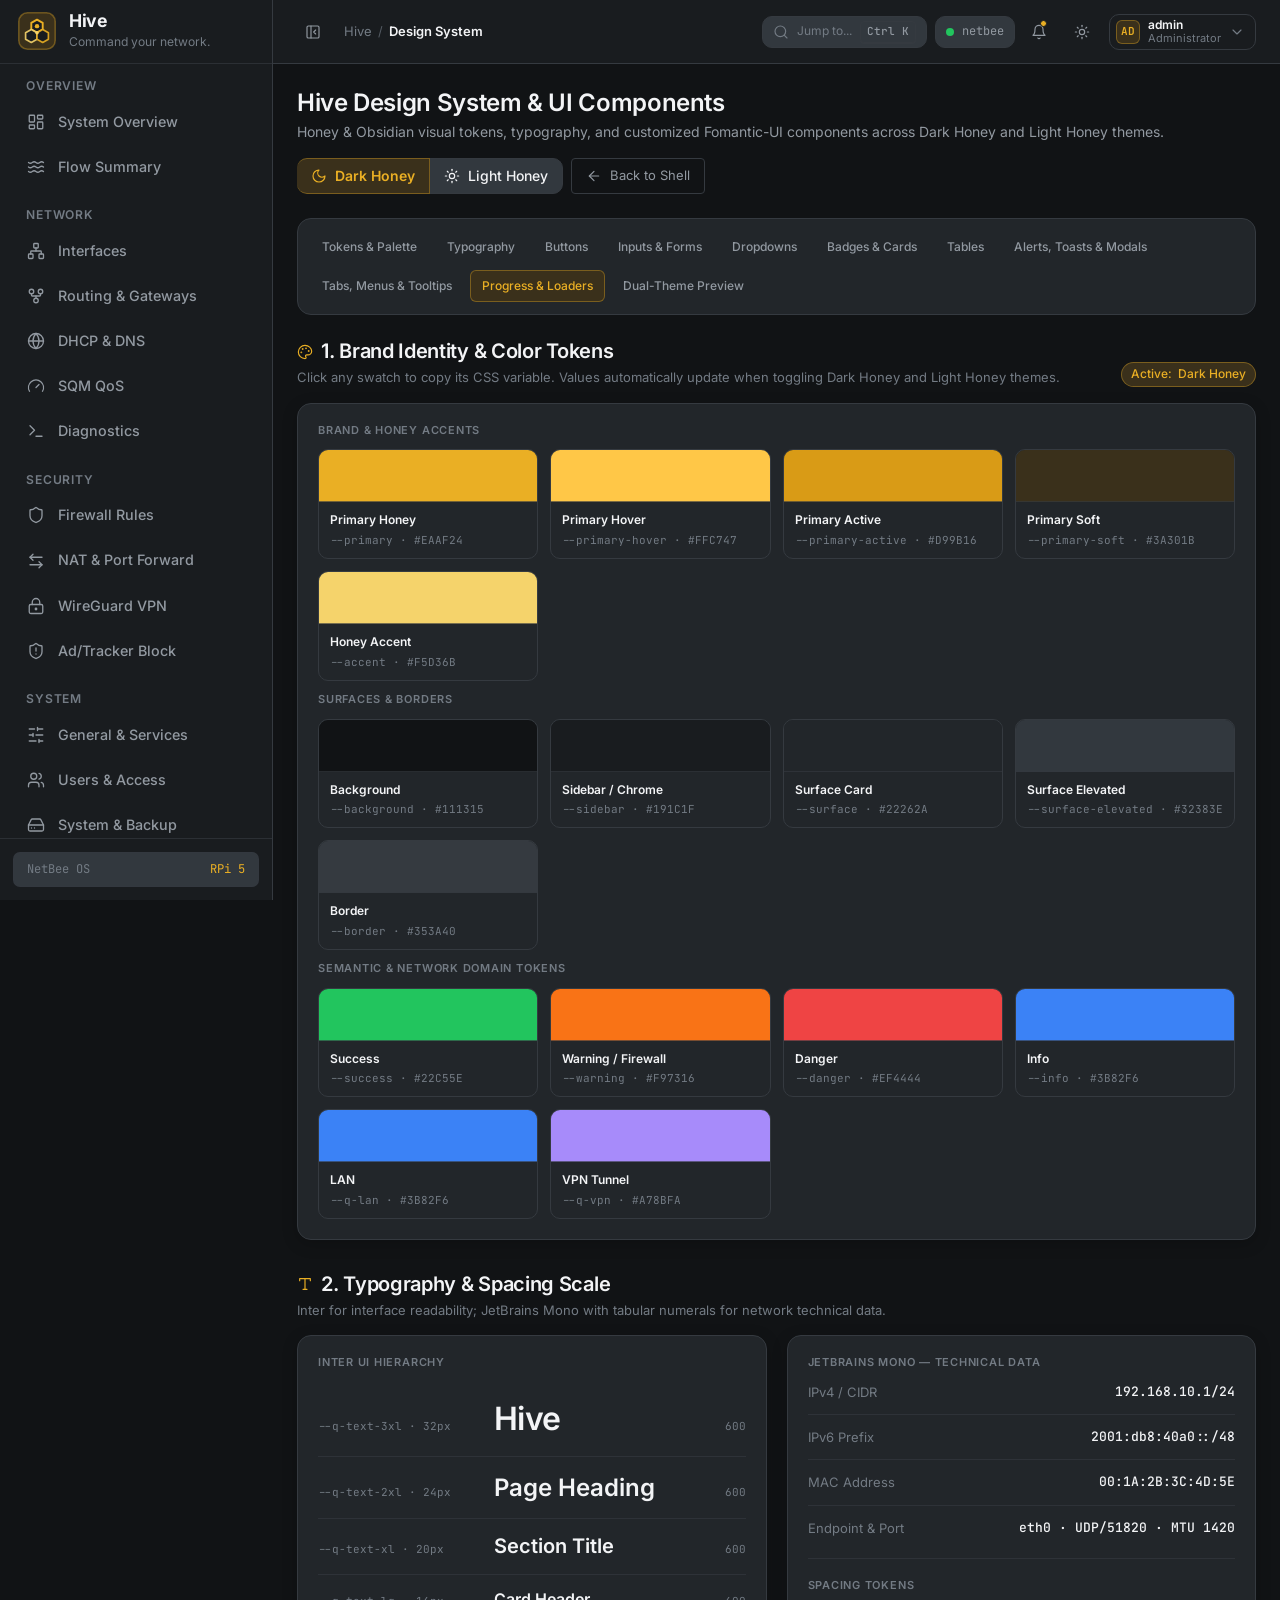
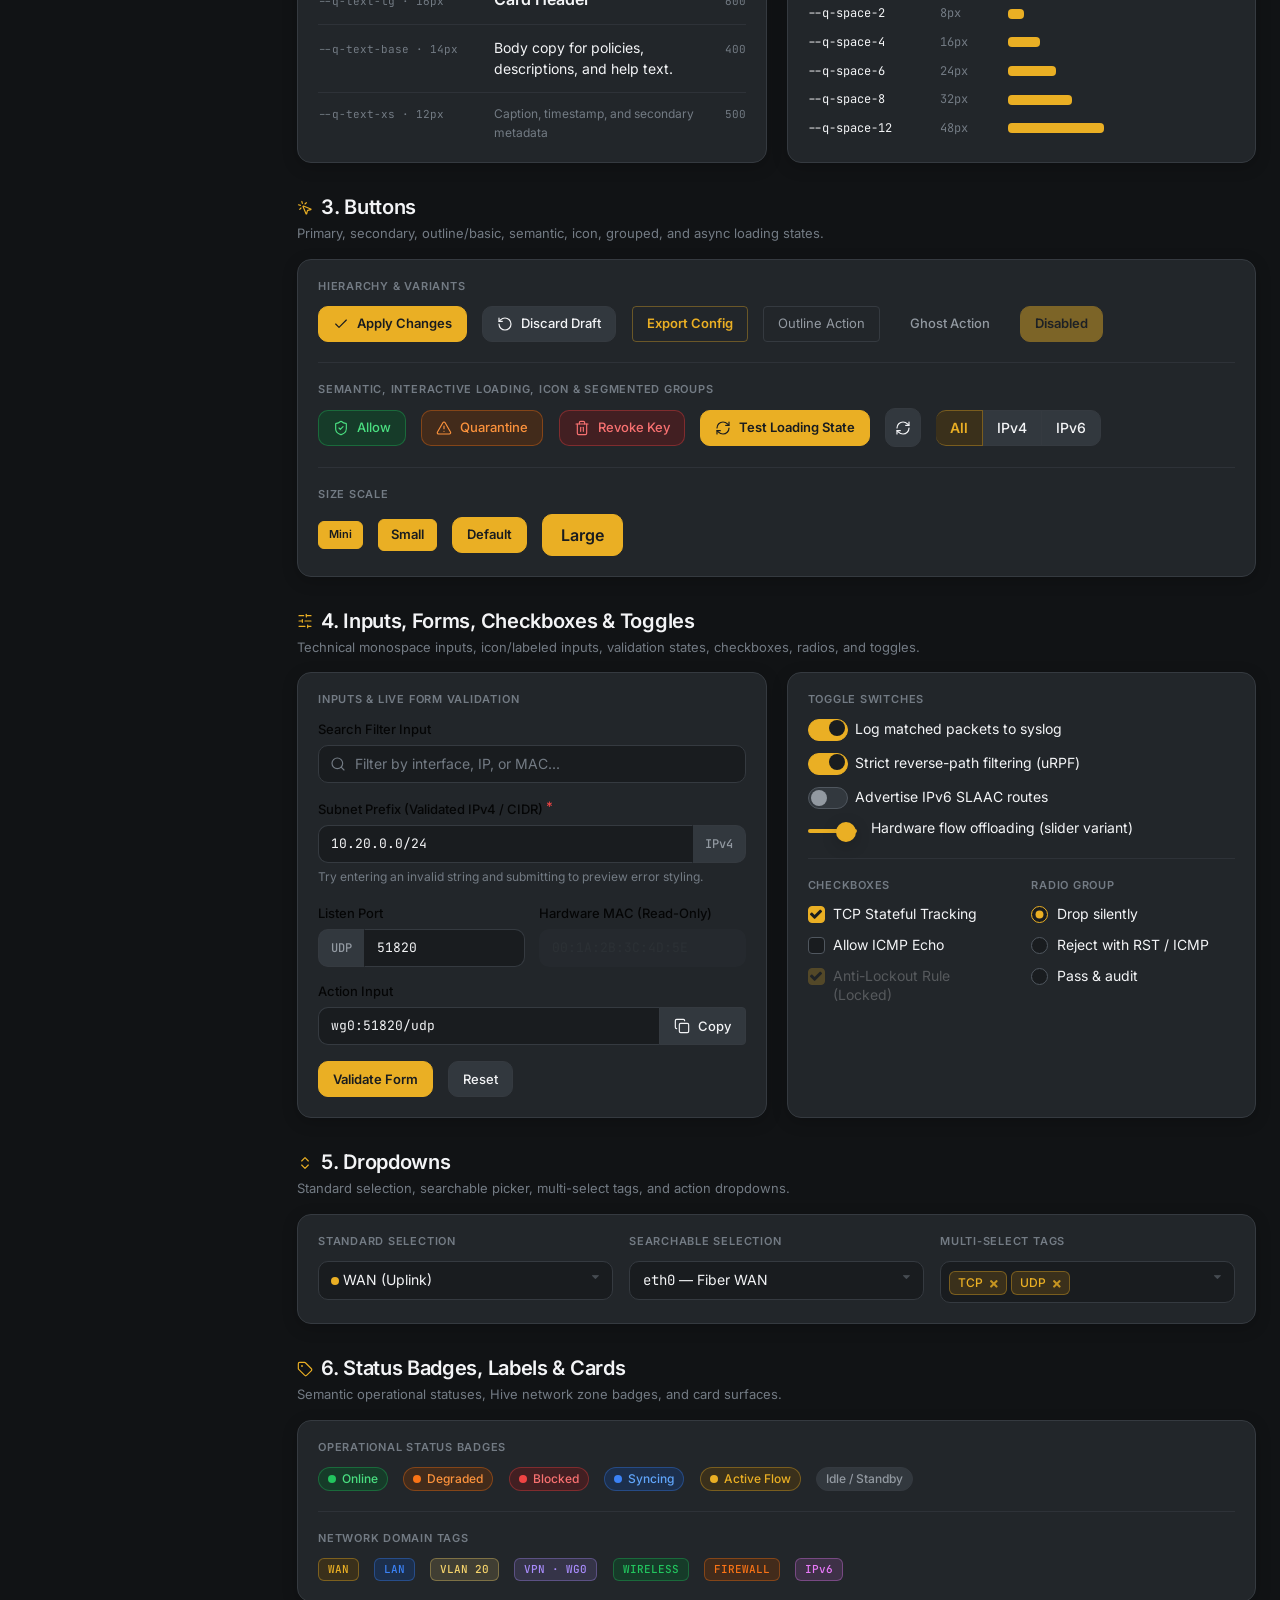
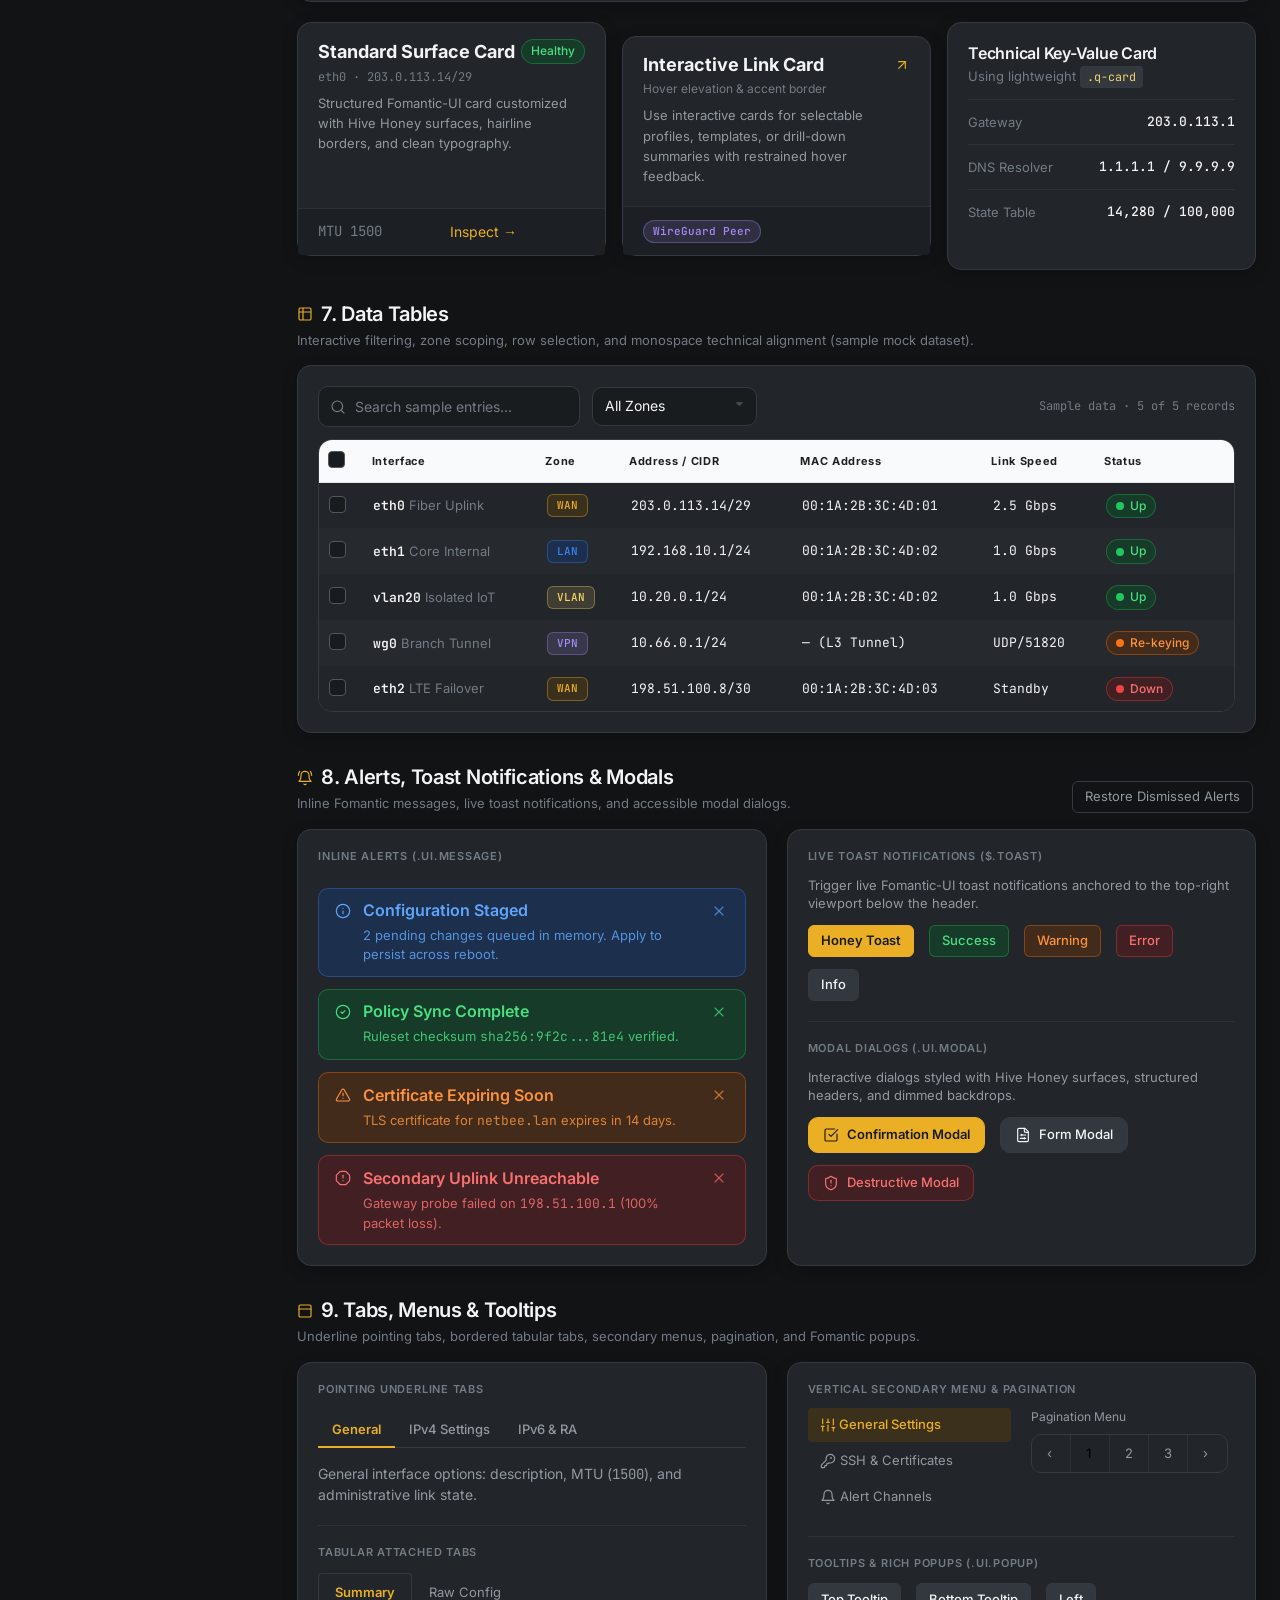
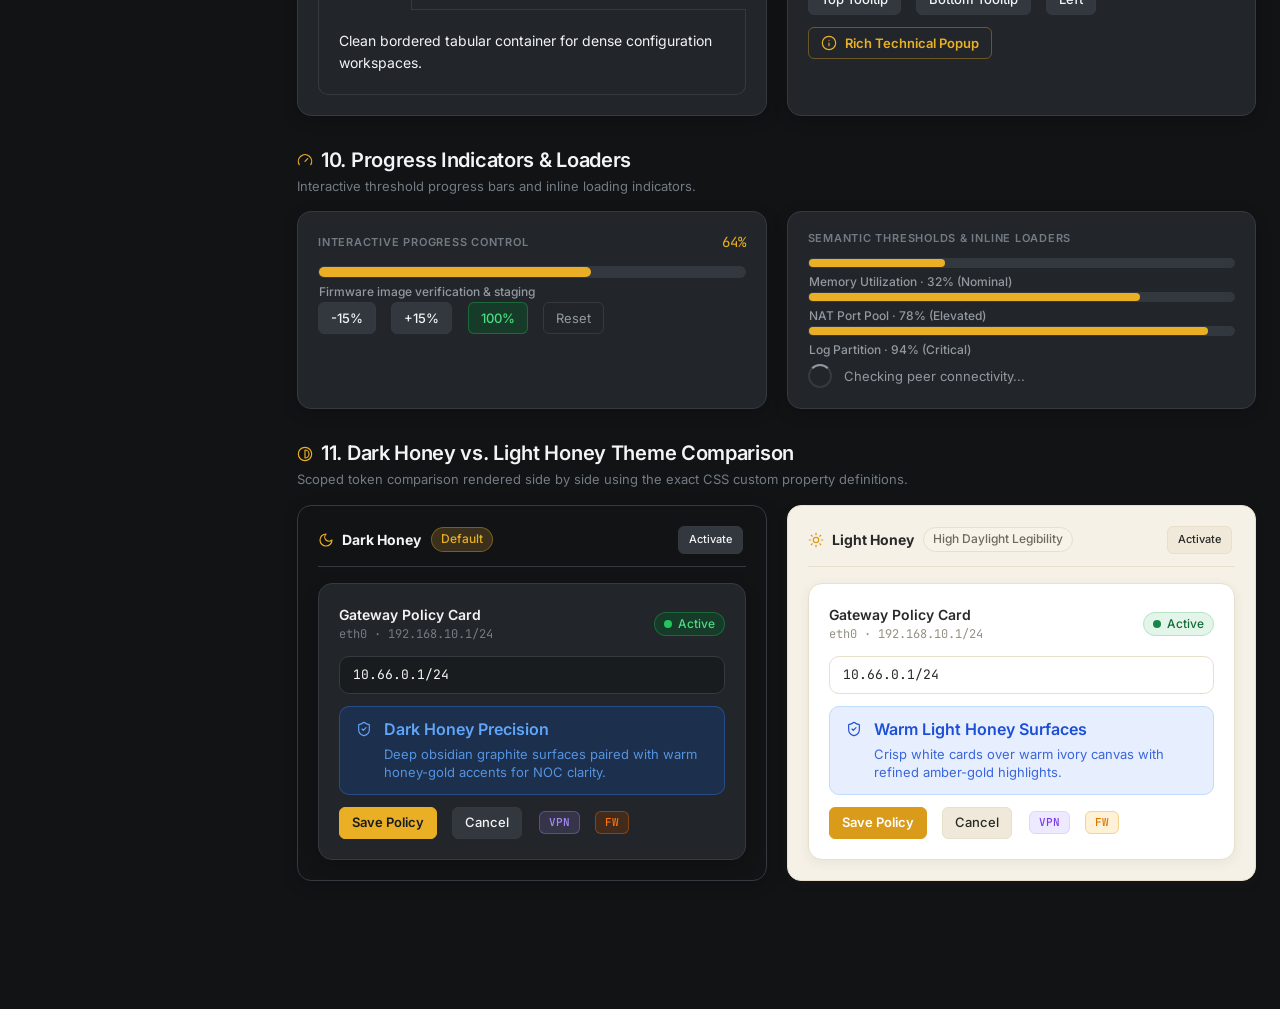
<file: hive/design-system.html>
<!DOCTYPE html>
<html lang="en" data-theme="dark-honey">
<head>
  <meta charset="UTF-8">
  <meta name="viewport" content="width=device-width, initial-scale=1.0">
  <title>Design System &amp; UI Components — Hive</title>
  <meta name="description" content="Hive Dark Honey &amp; Light Honey design system tokens and customized Fomantic-UI component showcase.">
  <link rel="icon" type="image/svg+xml" href="assets/img/favicon.svg">

  <!-- Bundled Offline Fonts & Fomantic-UI CSS -->
  <link rel="stylesheet" href="assets/css/fonts.css">
  <link rel="stylesheet" href="assets/vendor/fomantic/semantic.min.css">

  <!-- Hive Design System & Showcase Styles -->
  <link rel="stylesheet" href="assets/css/tokens.css">
  <link rel="stylesheet" href="assets/css/base.css">
  <link rel="stylesheet" href="assets/css/fomantic-overrides.css">
  <link rel="stylesheet" href="assets/css/layout.css">
  <link rel="stylesheet" href="assets/css/components.css">
  <link rel="stylesheet" href="assets/css/showcase.css">

  <!-- Pre-paint theme & sidebar bootstrap -->
  <script src="assets/js/core/theme-boot.js"></script>
</head>
<body data-q-page="design-system">
  <a href="#main-content" class="q-skip-link">Skip to main content</a>

  <div class="q-app-shell">
    <!-- Mobile Drawer Backdrop -->
    <div class="q-sidebar-backdrop" id="q-sidebar-backdrop" aria-hidden="true"></div>

    <!-- Collapsible Application Sidebar -->
    <aside class="q-sidebar" id="q-sidebar" aria-label="Primary navigation">
      <div class="q-brand-area">
        <a href="index.html" class="q-brand-link" aria-label="Hive home">
          <span class="q-brand-mark" aria-hidden="true">
            <svg viewBox="0 0 36 36" fill="none" xmlns="http://www.w3.org/2000/svg">
              <rect x="0.75" y="0.75" width="34.5" height="34.5" rx="8.25" fill="var(--q-primary-soft)" stroke="var(--q-primary-border)" stroke-width="1.5"/>
              <polygon points="18,7.2 23.4,10.3 23.4,16.5 18,19.6 12.6,16.5 12.6,10.3" fill="var(--q-sidebar)" stroke="var(--q-primary)" stroke-width="1.8" stroke-linejoin="round"/>
              <polygon points="12.6,16.5 18,19.6 18,25.8 12.6,28.9 7.2,25.8 7.2,19.6" fill="var(--q-sidebar)" stroke="var(--q-accent)" stroke-width="1.6" stroke-linejoin="round" stroke-opacity="0.9"/>
              <polygon points="23.4,16.5 28.8,19.6 28.8,25.8 23.4,28.9 18,25.8 18,19.6" fill="var(--q-sidebar)" stroke="var(--q-primary)" stroke-width="1.6" stroke-linejoin="round" stroke-opacity="0.9"/>
              <circle cx="18" cy="13.4" r="2.1" fill="var(--q-primary)"/>
              <circle cx="18" cy="19.6" r="1.7" fill="var(--q-accent)"/>
            </svg>
          </span>
          <span class="q-brand-text">
            <span class="q-brand-name">Hive</span>
            <span class="q-brand-slogan">Command your network.</span>
          </span>
        </a>

        <button type="button" class="ui small icon button q-btn-ghost q-mobile-menu-btn" data-q-drawer-close aria-label="Close navigation menu">
          <i data-lucide="x" class="q-icon"></i>
        </button>
      </div>

      <nav class="q-sidebar-nav" id="q-sidebar-nav-groups" aria-label="Modules"></nav>

      <div class="q-sidebar-footer">
        <div class="q-sidebar-version">
          <span class="q-mono">NetBee OS</span>
          <span class="q-text-accent q-mono">RPi 5</span>
        </div>
      </div>
    </aside>

    <!-- Main Column -->
    <div class="q-main-wrapper">
      <!-- Top Navigation Header -->
      <header class="q-topbar" role="banner">
        <div class="q-topbar-left">
          <button type="button" class="ui small icon button q-btn-ghost q-mobile-menu-btn" data-q-mobile-menu aria-controls="q-sidebar" aria-expanded="false" aria-label="Open navigation menu">
            <i data-lucide="menu" class="q-icon q-icon-md"></i>
          </button>

          <button type="button" class="ui small icon button q-btn-ghost q-sidebar-toggle-btn" data-q-sidebar-toggle aria-controls="q-sidebar" aria-expanded="true" aria-label="Toggle sidebar width" data-tooltip="Toggle sidebar ( [ )" data-position="bottom left">
            <i data-lucide="panel-left-close" class="q-icon q-icon-md q-icon-collapse"></i>
            <i data-lucide="panel-left-open" class="q-icon q-icon-md q-icon-expand"></i>
          </button>

          <nav class="q-breadcrumb" aria-label="Breadcrumb" data-q-breadcrumbs></nav>
        </div>

        <div class="q-topbar-right">
          <button type="button" class="q-topbar-cmd-btn" data-q-open-cmd aria-label="Open quick command palette (Ctrl+K)">
            <i data-lucide="search" class="q-icon q-icon-sm"></i>
            <span class="q-cmd-label">Jump to...</span>
            <kbd>Ctrl K</kbd>
          </button>

          <button type="button" class="q-host-chip" data-q-copy-host="netbee" data-tooltip="Appliance host (click to copy)" data-position="bottom center" aria-label="Copy appliance hostname netbee">
            <span class="q-status-dot is-success" aria-hidden="true"></span>
            <span>netbee</span>
          </button>

          <div class="ui top right pointing dropdown q-header-dropdown q-notif-dropdown" data-q-manual-init>
            <button type="button" class="ui small icon button q-btn-ghost q-notif-btn" aria-label="System notifications">
              <i data-lucide="bell" class="q-icon q-icon-md"></i>
              <span class="q-notif-dot" aria-hidden="true"></span>
            </button>
            <div class="menu">
              <div class="q-notif-header">
                <span class="q-notif-header-title">Shell Notices</span>
                <button type="button" class="ui mini button q-btn-ghost" data-q-clear-notifs>Mark read</button>
              </div>
              <div class="q-notif-list">
                <div class="item q-notif-item">
                  <span class="q-status-dot is-primary" style="margin-top: 6px;"></span>
                  <div>
                    <div class="q-notif-item-title">Design System Preview</div>
                    <div class="q-notif-item-meta">Toggle Dark Honey &amp; Light Honey themes to audit tokens.</div>
                  </div>
                </div>
              </div>
            </div>
          </div>

          <button type="button" class="ui small icon button q-btn-ghost q-theme-toggle" data-q-theme-toggle aria-label="Switch to Light Honey theme" aria-pressed="false" data-tooltip="Switch theme (Alt+T)" data-position="bottom right">
            <i data-lucide="sun" class="q-icon q-icon-md q-theme-icon-light"></i>
            <i data-lucide="moon" class="q-icon q-icon-md q-theme-icon-dark"></i>
          </button>

          <div class="ui top right pointing dropdown q-profile-trigger q-header-dropdown" data-q-manual-init tabindex="0" role="button" aria-haspopup="menu" aria-label="Operator profile menu">
            <span class="q-avatar" aria-hidden="true">AD</span>
            <span class="q-profile-meta">
              <span class="q-profile-name">admin</span>
              <span class="q-profile-role">Administrator</span>
            </span>
            <i data-lucide="chevron-down" class="q-icon q-icon-sm q-text-muted"></i>
            <div class="menu">
              <div class="header">Operator Context</div>
              <div class="item" data-q-action="open-session">
                <i data-lucide="terminal" class="q-icon"></i>
                <span>Session Details</span>
              </div>
              <div class="item" data-q-action="open-shortcuts">
                <i data-lucide="keyboard" class="q-icon"></i>
                <span>Keyboard Shortcuts</span>
              </div>
              <div class="item" data-q-action="toggle-theme">
                <i data-lucide="contrast" class="q-icon"></i>
                <span>Switch Theme (<span data-q-theme-label>Dark Honey</span>)</span>
              </div>
              <div class="divider"></div>
              <a class="item" href="index.html#/overview/system">
                <i data-lucide="layout-dashboard" class="q-icon"></i>
                <span>Open Application (Overview)</span>
              </a>
            </div>
          </div>
        </div>
      </header>

      <div class="q-mobile-breadcrumb">
        <nav class="q-breadcrumb" aria-label="Breadcrumb" data-q-breadcrumbs></nav>
      </div>

      <!-- Main Design System Showcase Content -->
      <main id="main-content" class="q-main-content" tabindex="-1">
        <!-- Page Title & Theme Controls -->
        <div class="q-page-header">
          <div>
            <h1 class="q-page-title">Hive Design System &amp; UI Components</h1>
            <p class="q-page-subtitle">Honey &amp; Obsidian visual tokens, typography, and customized Fomantic-UI components across Dark Honey and Light Honey themes.</p>
          </div>
          <div class="q-page-actions">
            <div class="ui buttons" role="group" aria-label="Theme selection">
              <button type="button" class="ui secondary button" data-q-set-theme="dark-honey">
                <i data-lucide="moon" class="q-icon q-icon-sm"></i>
                <span>Dark Honey</span>
              </button>
              <button type="button" class="ui secondary button" data-q-set-theme="light-honey">
                <i data-lucide="sun" class="q-icon q-icon-sm"></i>
                <span>Light Honey</span>
              </button>
            </div>
            <a href="index.html" class="ui basic button">
              <i data-lucide="arrow-left" class="q-icon q-icon-sm"></i>
              <span>Back to Shell</span>
            </a>
          </div>
        </div>

        <!-- Section Jump Bar -->
        <nav class="q-ds-nav" aria-label="Showcase sections">
          <a href="#tokens" class="q-ds-nav-link is-active">Tokens &amp; Palette</a>
          <a href="#typography" class="q-ds-nav-link">Typography</a>
          <a href="#buttons" class="q-ds-nav-link">Buttons</a>
          <a href="#inputs-forms" class="q-ds-nav-link">Inputs &amp; Forms</a>
          <a href="#dropdowns" class="q-ds-nav-link">Dropdowns</a>
          <a href="#badges-cards" class="q-ds-nav-link">Badges &amp; Cards</a>
          <a href="#tables" class="q-ds-nav-link">Tables</a>
          <a href="#alerts-modals" class="q-ds-nav-link">Alerts, Toasts &amp; Modals</a>
          <a href="#tabs-menus" class="q-ds-nav-link">Tabs, Menus &amp; Tooltips</a>
          <a href="#progress" class="q-ds-nav-link">Progress &amp; Loaders</a>
          <a href="#theme-comparison" class="q-ds-nav-link">Dual-Theme Preview</a>
        </nav>

        <!-- ================================================================
             1. Brand & Design Tokens
             ================================================================ -->
        <section id="tokens" class="q-ds-section">
          <div class="q-ds-section-head">
            <div>
              <h2 class="q-ds-section-title">
                <i data-lucide="palette" class="q-icon q-icon-md q-text-accent"></i>
                <span>1. Brand Identity &amp; Color Tokens</span>
              </h2>
              <p class="q-ds-section-desc">Click any swatch to copy its CSS variable. Values automatically update when toggling Dark Honey and Light Honey themes.</p>
            </div>
            <span class="ui primary label">Active: <span data-q-theme-label>Dark Honey</span></span>
          </div>

          <div class="q-card q-ds-stack">
            <div>
              <h3 class="q-ds-group-label">Brand &amp; Honey Accents</h3>
              <div class="q-swatch-grid">
                <button type="button" class="q-swatch" data-q-token="--primary">
                  <div class="q-swatch-color" style="background: var(--primary);"></div>
                  <div class="q-swatch-info">
                    <span class="q-swatch-name">Primary Honey</span>
                    <span class="q-swatch-token">--primary · <span data-q-token-value>#EAAF24</span></span>
                  </div>
                </button>
                <button type="button" class="q-swatch" data-q-token="--primary-hover">
                  <div class="q-swatch-color" style="background: var(--primary-hover);"></div>
                  <div class="q-swatch-info">
                    <span class="q-swatch-name">Primary Hover</span>
                    <span class="q-swatch-token">--primary-hover · <span data-q-token-value>#FFC747</span></span>
                  </div>
                </button>
                <button type="button" class="q-swatch" data-q-token="--primary-active">
                  <div class="q-swatch-color" style="background: var(--primary-active);"></div>
                  <div class="q-swatch-info">
                    <span class="q-swatch-name">Primary Active</span>
                    <span class="q-swatch-token">--primary-active · <span data-q-token-value>#D99B16</span></span>
                  </div>
                </button>
                <button type="button" class="q-swatch" data-q-token="--primary-soft">
                  <div class="q-swatch-color" style="background: var(--primary-soft);"></div>
                  <div class="q-swatch-info">
                    <span class="q-swatch-name">Primary Soft</span>
                    <span class="q-swatch-token">--primary-soft · <span data-q-token-value>#3A301B</span></span>
                  </div>
                </button>
                <button type="button" class="q-swatch" data-q-token="--accent">
                  <div class="q-swatch-color" style="background: var(--accent);"></div>
                  <div class="q-swatch-info">
                    <span class="q-swatch-name">Honey Accent</span>
                    <span class="q-swatch-token">--accent · <span data-q-token-value>#F5D36B</span></span>
                  </div>
                </button>
              </div>
            </div>

            <div>
              <h3 class="q-ds-group-label">Surfaces &amp; Borders</h3>
              <div class="q-swatch-grid">
                <button type="button" class="q-swatch" data-q-token="--background">
                  <div class="q-swatch-color" style="background: var(--background);"></div>
                  <div class="q-swatch-info">
                    <span class="q-swatch-name">Background</span>
                    <span class="q-swatch-token">--background · <span data-q-token-value>#111315</span></span>
                  </div>
                </button>
                <button type="button" class="q-swatch" data-q-token="--sidebar">
                  <div class="q-swatch-color" style="background: var(--sidebar);"></div>
                  <div class="q-swatch-info">
                    <span class="q-swatch-name">Sidebar / Chrome</span>
                    <span class="q-swatch-token">--sidebar · <span data-q-token-value>#191C1F</span></span>
                  </div>
                </button>
                <button type="button" class="q-swatch" data-q-token="--surface">
                  <div class="q-swatch-color" style="background: var(--surface);"></div>
                  <div class="q-swatch-info">
                    <span class="q-swatch-name">Surface Card</span>
                    <span class="q-swatch-token">--surface · <span data-q-token-value>#22262A</span></span>
                  </div>
                </button>
                <button type="button" class="q-swatch" data-q-token="--surface-elevated">
                  <div class="q-swatch-color" style="background: var(--surface-elevated);"></div>
                  <div class="q-swatch-info">
                    <span class="q-swatch-name">Surface Elevated</span>
                    <span class="q-swatch-token">--surface-elevated · <span data-q-token-value>#32383E</span></span>
                  </div>
                </button>
                <button type="button" class="q-swatch" data-q-token="--border">
                  <div class="q-swatch-color" style="background: var(--border);"></div>
                  <div class="q-swatch-info">
                    <span class="q-swatch-name">Border</span>
                    <span class="q-swatch-token">--border · <span data-q-token-value>#353A40</span></span>
                  </div>
                </button>
              </div>
            </div>

            <div>
              <h3 class="q-ds-group-label">Semantic &amp; Network Domain Tokens</h3>
              <div class="q-swatch-grid">
                <button type="button" class="q-swatch" data-q-token="--success">
                  <div class="q-swatch-color" style="background: var(--success);"></div>
                  <div class="q-swatch-info">
                    <span class="q-swatch-name">Success</span>
                    <span class="q-swatch-token">--success · <span data-q-token-value>#22C55E</span></span>
                  </div>
                </button>
                <button type="button" class="q-swatch" data-q-token="--warning">
                  <div class="q-swatch-color" style="background: var(--warning);"></div>
                  <div class="q-swatch-info">
                    <span class="q-swatch-name">Warning / Firewall</span>
                    <span class="q-swatch-token">--warning · <span data-q-token-value>#F97316</span></span>
                  </div>
                </button>
                <button type="button" class="q-swatch" data-q-token="--danger">
                  <div class="q-swatch-color" style="background: var(--danger);"></div>
                  <div class="q-swatch-info">
                    <span class="q-swatch-name">Danger</span>
                    <span class="q-swatch-token">--danger · <span data-q-token-value>#EF4444</span></span>
                  </div>
                </button>
                <button type="button" class="q-swatch" data-q-token="--info">
                  <div class="q-swatch-color" style="background: var(--info);"></div>
                  <div class="q-swatch-info">
                    <span class="q-swatch-name">Info</span>
                    <span class="q-swatch-token">--info · <span data-q-token-value>#3B82F6</span></span>
                  </div>
                </button>
                <button type="button" class="q-swatch" data-q-token="--q-lan">
                  <div class="q-swatch-color" style="background: var(--q-lan);"></div>
                  <div class="q-swatch-info">
                    <span class="q-swatch-name">LAN</span>
                    <span class="q-swatch-token">--q-lan · <span data-q-token-value>#3B82F6</span></span>
                  </div>
                </button>
                <button type="button" class="q-swatch" data-q-token="--q-vpn">
                  <div class="q-swatch-color" style="background: var(--q-vpn);"></div>
                  <div class="q-swatch-info">
                    <span class="q-swatch-name">VPN Tunnel</span>
                    <span class="q-swatch-token">--q-vpn · <span data-q-token-value>#A78BFA</span></span>
                  </div>
                </button>
              </div>
            </div>
          </div>
        </section>

        <!-- ================================================================
             2. Typography & Spacing Scale
             ================================================================ -->
        <section id="typography" class="q-ds-section">
          <div class="q-ds-section-head">
            <div>
              <h2 class="q-ds-section-title">
                <i data-lucide="type" class="q-icon q-icon-md q-text-accent"></i>
                <span>2. Typography &amp; Spacing Scale</span>
              </h2>
              <p class="q-ds-section-desc">Inter for interface readability; JetBrains Mono with tabular numerals for network technical data.</p>
            </div>
          </div>

          <div class="q-ds-grid-2">
            <div class="q-card">
              <h3 class="q-ds-group-label">Inter UI Hierarchy</h3>
              <div class="q-type-row">
                <span class="q-type-meta">--q-text-3xl · 32px</span>
                <span style="font-size: var(--q-text-3xl); font-weight: 600; letter-spacing: -0.02em;">Hive</span>
                <span class="q-type-meta">600</span>
              </div>
              <div class="q-type-row">
                <span class="q-type-meta">--q-text-2xl · 24px</span>
                <span style="font-size: var(--q-text-2xl); font-weight: 600;">Page Heading</span>
                <span class="q-type-meta">600</span>
              </div>
              <div class="q-type-row">
                <span class="q-type-meta">--q-text-xl · 20px</span>
                <span style="font-size: var(--q-text-xl); font-weight: 600;">Section Title</span>
                <span class="q-type-meta">600</span>
              </div>
              <div class="q-type-row">
                <span class="q-type-meta">--q-text-lg · 16px</span>
                <span style="font-size: var(--q-text-lg); font-weight: 600;">Card Header</span>
                <span class="q-type-meta">600</span>
              </div>
              <div class="q-type-row">
                <span class="q-type-meta">--q-text-base · 14px</span>
                <span style="font-size: var(--q-text-base);">Body copy for policies, descriptions, and help text.</span>
                <span class="q-type-meta">400</span>
              </div>
              <div class="q-type-row">
                <span class="q-type-meta">--q-text-xs · 12px</span>
                <span class="q-text-muted" style="font-size: var(--q-text-xs);">Caption, timestamp, and secondary metadata</span>
                <span class="q-type-meta">500</span>
              </div>
            </div>

            <div class="q-card q-ds-stack">
              <div>
                <h3 class="q-ds-group-label">JetBrains Mono — Technical Data</h3>
                <div class="q-kv-list">
                  <div class="q-kv-row">
                    <span class="q-kv-label">IPv4 / CIDR</span>
                    <span class="q-kv-value q-mono">192.168.10.1/24</span>
                  </div>
                  <div class="q-kv-row">
                    <span class="q-kv-label">IPv6 Prefix</span>
                    <span class="q-kv-value q-mono">2001:db8:40a0::/48</span>
                  </div>
                  <div class="q-kv-row">
                    <span class="q-kv-label">MAC Address</span>
                    <span class="q-kv-value q-mono">00:1A:2B:3C:4D:5E</span>
                  </div>
                  <div class="q-kv-row">
                    <span class="q-kv-label">Endpoint &amp; Port</span>
                    <span class="q-kv-value q-mono">eth0 · UDP/51820 · MTU 1420</span>
                  </div>
                </div>
              </div>

              <hr class="q-divider" style="margin: var(--q-space-2) 0;">

              <div>
                <h3 class="q-ds-group-label">Spacing Tokens</h3>
                <div class="q-space-list">
                  <div class="q-space-item"><span class="q-mono">--q-space-2</span><span class="q-mono q-text-muted">8px</span><div class="q-space-bar" style="width: 16px;"></div></div>
                  <div class="q-space-item"><span class="q-mono">--q-space-4</span><span class="q-mono q-text-muted">16px</span><div class="q-space-bar" style="width: 32px;"></div></div>
                  <div class="q-space-item"><span class="q-mono">--q-space-6</span><span class="q-mono q-text-muted">24px</span><div class="q-space-bar" style="width: 48px;"></div></div>
                  <div class="q-space-item"><span class="q-mono">--q-space-8</span><span class="q-mono q-text-muted">32px</span><div class="q-space-bar" style="width: 64px;"></div></div>
                  <div class="q-space-item"><span class="q-mono">--q-space-12</span><span class="q-mono q-text-muted">48px</span><div class="q-space-bar" style="width: 96px;"></div></div>
                </div>
              </div>
            </div>
          </div>
        </section>

        <!-- ================================================================
             3. Buttons
             ================================================================ -->
        <section id="buttons" class="q-ds-section">
          <div class="q-ds-section-head">
            <div>
              <h2 class="q-ds-section-title">
                <i data-lucide="mouse-pointer-click" class="q-icon q-icon-md q-text-accent"></i>
                <span>3. Buttons</span>
              </h2>
              <p class="q-ds-section-desc">Primary, secondary, outline/basic, semantic, icon, grouped, and async loading states.</p>
            </div>
          </div>

          <div class="q-card q-ds-stack">
            <div>
              <h3 class="q-ds-group-label">Hierarchy &amp; Variants</h3>
              <div class="q-ds-row">
                <button type="button" class="ui primary button">
                  <i data-lucide="check" class="q-icon q-icon-sm"></i>
                  <span>Apply Changes</span>
                </button>
                <button type="button" class="ui secondary button">
                  <i data-lucide="rotate-ccw" class="q-icon q-icon-sm"></i>
                  <span>Discard Draft</span>
                </button>
                <button type="button" class="ui basic primary button">Export Config</button>
                <button type="button" class="ui basic button">Outline Action</button>
                <button type="button" class="ui button q-btn-ghost">Ghost Action</button>
                <button type="button" class="ui primary button" disabled>Disabled</button>
              </div>
            </div>

            <hr class="q-divider" style="margin: var(--q-space-2) 0;">

            <div>
              <h3 class="q-ds-group-label">Semantic, Interactive Loading, Icon &amp; Segmented Groups</h3>
              <div class="q-ds-row">
                <button type="button" class="ui positive button">
                  <i data-lucide="shield-check" class="q-icon q-icon-sm"></i>
                  <span>Allow</span>
                </button>
                <button type="button" class="ui warning button">
                  <i data-lucide="triangle-alert" class="q-icon q-icon-sm"></i>
                  <span>Quarantine</span>
                </button>
                <button type="button" class="ui negative button">
                  <i data-lucide="trash-2" class="q-icon q-icon-sm"></i>
                  <span>Revoke Key</span>
                </button>
                <button type="button" class="ui primary button" id="q-demo-loading-btn">
                  <i data-lucide="refresh-cw" class="q-icon q-icon-sm"></i>
                  <span>Test Loading State</span>
                </button>
                <button type="button" class="ui icon button" aria-label="Refresh" data-tooltip="Reload table">
                  <i data-lucide="refresh-cw" class="q-icon"></i>
                </button>
                <div class="ui buttons" id="q-demo-btn-group" role="group" aria-label="Protocol filter">
                  <button type="button" class="ui button active">All</button>
                  <button type="button" class="ui button">IPv4</button>
                  <button type="button" class="ui button">IPv6</button>
                </div>
              </div>
            </div>

            <hr class="q-divider" style="margin: var(--q-space-2) 0;">

            <div>
              <h3 class="q-ds-group-label">Size Scale</h3>
              <div class="q-ds-row">
                <button type="button" class="ui mini primary button">Mini</button>
                <button type="button" class="ui small primary button">Small</button>
                <button type="button" class="ui primary button">Default</button>
                <button type="button" class="ui large primary button">Large</button>
              </div>
            </div>
          </div>
        </section>

        <!-- ================================================================
             4. Inputs, Forms, Checkboxes & Toggles
             ================================================================ -->
        <section id="inputs-forms" class="q-ds-section">
          <div class="q-ds-section-head">
            <div>
              <h2 class="q-ds-section-title">
                <i data-lucide="sliders-horizontal" class="q-icon q-icon-md q-text-accent"></i>
                <span>4. Inputs, Forms, Checkboxes &amp; Toggles</span>
              </h2>
              <p class="q-ds-section-desc">Technical monospace inputs, icon/labeled inputs, validation states, checkboxes, radios, and toggles.</p>
            </div>
          </div>

          <div class="q-ds-grid-2">
            <!-- Form & Input Showcase -->
            <div class="q-card">
              <h3 class="q-ds-group-label">Inputs &amp; Live Form Validation</h3>
              <form class="ui form" id="q-demo-form" novalidate>
                <div class="field">
                  <label for="q-demo-search">Search Filter Input</label>
                  <div class="ui fluid input q-input-icon">
                    <i data-lucide="search" class="q-icon"></i>
                    <input id="q-demo-search" type="search" placeholder="Filter by interface, IP, or MAC...">
                  </div>
                </div>

                <div class="field required" id="q-demo-cidr-field">
                  <label for="q-demo-cidr-input">Subnet Prefix (Validated IPv4 / CIDR)</label>
                  <div class="ui fluid right labeled input q-mono">
                    <input id="q-demo-cidr-input" type="text" class="q-mono" value="10.20.0.0/24" placeholder="192.168.10.0/24">
                    <div class="ui label q-mono">IPv4</div>
                  </div>
                  <span class="q-field-hint">Try entering an invalid string and submitting to preview error styling.</span>
                  <span class="q-field-error" id="q-demo-cidr-error" hidden>
                    <i data-lucide="circle-alert" class="q-icon q-icon-sm"></i>
                    <span>Invalid IPv4 address or CIDR prefix.</span>
                  </span>
                </div>

                <div class="two fields">
                  <div class="field">
                    <label for="q-demo-port">Listen Port</label>
                    <div class="ui fluid labeled input q-mono">
                      <div class="ui label q-mono">UDP</div>
                      <input id="q-demo-port" type="number" class="q-mono" value="51820">
                    </div>
                  </div>
                  <div class="field">
                    <label for="q-demo-disabled">Hardware MAC (Read-Only)</label>
                    <div class="ui fluid disabled input q-mono">
                      <input id="q-demo-disabled" type="text" class="q-mono" value="00:1A:2B:3C:4D:5E" disabled>
                    </div>
                  </div>
                </div>

                <div class="field">
                  <label for="q-demo-action">Action Input</label>
                  <div class="ui fluid action input q-mono">
                    <input id="q-demo-action" type="text" class="q-mono" value="wg0:51820/udp" readonly>
                    <button type="button" class="ui secondary button" data-q-copy="wg0:51820/udp" data-q-copy-label="Sample endpoint">
                      <i data-lucide="copy" class="q-icon q-icon-sm"></i>
                      <span>Copy</span>
                    </button>
                  </div>
                </div>

                <div class="q-ds-row">
                  <button type="submit" class="ui primary button">Validate Form</button>
                  <button type="reset" class="ui secondary button" id="q-demo-form-reset">Reset</button>
                </div>
              </form>
            </div>

            <!-- Checkboxes, Radios & Toggles -->
            <div class="q-card q-ds-stack">
              <div>
                <h3 class="q-ds-group-label">Toggle Switches</h3>
                <div class="q-ds-stack">
                  <div class="ui toggle checkbox">
                    <input type="checkbox" name="opt_logging" id="opt_logging" checked>
                    <label for="opt_logging">Log matched packets to syslog</label>
                  </div>
                  <div class="ui toggle checkbox">
                    <input type="checkbox" name="opt_rpf" id="opt_rpf" checked>
                    <label for="opt_rpf">Strict reverse-path filtering (uRPF)</label>
                  </div>
                  <div class="ui toggle checkbox">
                    <input type="checkbox" name="opt_ra" id="opt_ra">
                    <label for="opt_ra">Advertise IPv6 SLAAC routes</label>
                  </div>
                  <div class="ui slider checkbox">
                    <input type="checkbox" name="opt_nat" id="opt_nat" checked>
                    <label for="opt_nat">Hardware flow offloading (slider variant)</label>
                  </div>
                </div>
              </div>

              <hr class="q-divider" style="margin: var(--q-space-2) 0;">

              <div class="q-ds-grid-2">
                <div>
                  <h3 class="q-ds-group-label">Checkboxes</h3>
                  <div class="q-ds-stack">
                    <div class="ui checkbox">
                      <input type="checkbox" id="chk_tcp" checked>
                      <label for="chk_tcp">TCP Stateful Tracking</label>
                    </div>
                    <div class="ui checkbox">
                      <input type="checkbox" id="chk_icmp">
                      <label for="chk_icmp">Allow ICMP Echo</label>
                    </div>
                    <div class="ui disabled checkbox">
                      <input type="checkbox" id="chk_lock" disabled checked>
                      <label for="chk_lock">Anti-Lockout Rule (Locked)</label>
                    </div>
                  </div>
                </div>

                <div>
                  <h3 class="q-ds-group-label">Radio Group</h3>
                  <div class="q-ds-stack">
                    <div class="ui radio checkbox">
                      <input type="radio" name="policy_default" id="rad_drop" checked>
                      <label for="rad_drop">Drop silently</label>
                    </div>
                    <div class="ui radio checkbox">
                      <input type="radio" name="policy_default" id="rad_reject">
                      <label for="rad_reject">Reject with RST / ICMP</label>
                    </div>
                    <div class="ui radio checkbox">
                      <input type="radio" name="policy_default" id="rad_pass">
                      <label for="rad_pass">Pass &amp; audit</label>
                    </div>
                  </div>
                </div>
              </div>
            </div>
          </div>
        </section>

        <!-- ================================================================
             5. Dropdowns
             ================================================================ -->
        <section id="dropdowns" class="q-ds-section">
          <div class="q-ds-section-head">
            <div>
              <h2 class="q-ds-section-title">
                <i data-lucide="chevrons-up-down" class="q-icon q-icon-md q-text-accent"></i>
                <span>5. Dropdowns</span>
              </h2>
              <p class="q-ds-section-desc">Standard selection, searchable picker, multi-select tags, and action dropdowns.</p>
            </div>
          </div>

          <div class="q-card">
            <div class="q-ds-grid-3">
              <div>
                <h3 class="q-ds-group-label">Standard Selection</h3>
                <div class="ui fluid selection dropdown">
                  <input type="hidden" name="zone" value="wan">
                  <i class="dropdown icon"></i>
                  <div class="default text">Select zone</div>
                  <div class="menu">
                    <div class="item" data-value="wan"><span class="q-status-dot is-primary"></span> WAN (Uplink)</div>
                    <div class="item" data-value="lan"><span class="q-status-dot is-info"></span> LAN (Trusted)</div>
                    <div class="item" data-value="dmz"><span class="q-status-dot is-warning"></span> DMZ (Isolated)</div>
                    <div class="item" data-value="vpn"><span class="q-status-dot is-success"></span> WireGuard VPN</div>
                  </div>
                </div>
              </div>

              <div>
                <h3 class="q-ds-group-label">Searchable Selection</h3>
                <div class="ui fluid search selection dropdown">
                  <input type="hidden" name="iface" value="eth0">
                  <i class="dropdown icon"></i>
                  <div class="default text">Search interface...</div>
                  <div class="menu">
                    <div class="item" data-value="eth0"><span class="q-mono">eth0</span> — Fiber WAN</div>
                    <div class="item" data-value="eth1"><span class="q-mono">eth1</span> — Core LAN</div>
                    <div class="item" data-value="vlan20"><span class="q-mono">vlan20</span> — IoT Segment</div>
                    <div class="item" data-value="wg0"><span class="q-mono">wg0</span> — Site-to-Site WG</div>
                    <div class="item" data-value="br0"><span class="q-mono">br0</span> — Management Bridge</div>
                  </div>
                </div>
              </div>

              <div>
                <h3 class="q-ds-group-label">Multi-Select Tags</h3>
                <div class="ui fluid multiple search selection dropdown">
                  <input type="hidden" name="protocols" value="tcp,udp">
                  <i class="dropdown icon"></i>
                  <div class="default text">Choose protocols</div>
                  <div class="menu">
                    <div class="item" data-value="tcp">TCP</div>
                    <div class="item" data-value="udp">UDP</div>
                    <div class="item" data-value="icmp">ICMP</div>
                    <div class="item" data-value="esp">ESP (IPsec)</div>
                    <div class="item" data-value="gre">GRE</div>
                  </div>
                </div>
              </div>
            </div>
          </div>
        </section>

        <!-- ================================================================
             6. Status Badges, Labels & Cards
             ================================================================ -->
        <section id="badges-cards" class="q-ds-section">
          <div class="q-ds-section-head">
            <div>
              <h2 class="q-ds-section-title">
                <i data-lucide="tag" class="q-icon q-icon-md q-text-accent"></i>
                <span>6. Status Badges, Labels &amp; Cards</span>
              </h2>
              <p class="q-ds-section-desc">Semantic operational statuses, Hive network zone badges, and card surfaces.</p>
            </div>
          </div>

          <div class="q-card q-ds-stack" style="margin-bottom: var(--q-space-5);">
            <div>
              <h3 class="q-ds-group-label">Operational Status Badges</h3>
              <div class="q-ds-row">
                <span class="ui label q-status-success"><span class="q-status-dot is-success"></span>Online</span>
                <span class="ui label q-status-warning"><span class="q-status-dot is-warning"></span>Degraded</span>
                <span class="ui label q-status-danger"><span class="q-status-dot is-danger"></span>Blocked</span>
                <span class="ui label q-status-info"><span class="q-status-dot is-info"></span>Syncing</span>
                <span class="ui primary label"><span class="q-status-dot is-primary"></span>Active Flow</span>
                <span class="ui label">Idle / Standby</span>
              </div>
            </div>

            <hr class="q-divider" style="margin: var(--q-space-2) 0;">

            <div>
              <h3 class="q-ds-group-label">Network Domain Tags</h3>
              <div class="q-ds-row">
                <span class="ui label q-net-wan q-badge-square q-mono">WAN</span>
                <span class="ui label q-net-lan q-badge-square q-mono">LAN</span>
                <span class="ui label q-net-vlan q-badge-square q-mono">VLAN 20</span>
                <span class="ui label q-net-vpn q-badge-square q-mono">VPN · WG0</span>
                <span class="ui label q-net-wireless q-badge-square q-mono">WIRELESS</span>
                <span class="ui label q-net-firewall q-badge-square q-mono">FIREWALL</span>
                <span class="ui label q-net-ipv6 q-badge-square q-mono">IPv6</span>
              </div>
            </div>
          </div>

          <div class="q-ds-grid-3">
            <div class="ui fluid card">
              <div class="content">
                <div class="header" style="display:flex;align-items:center;justify-content:space-between;">
                  <span>Standard Surface Card</span>
                  <span class="ui label q-status-success">Healthy</span>
                </div>
                <div class="meta q-mono">eth0 · 203.0.113.14/29</div>
                <div class="description">Structured Fomantic-UI card customized with Hive Honey surfaces, hairline borders, and clean typography.</div>
              </div>
              <div class="extra content" style="display:flex;align-items:center;justify-content:space-between;">
                <span class="q-mono">MTU 1500</span>
                <span class="q-text-accent">Inspect →</span>
              </div>
            </div>

            <a href="#badges-cards" class="ui fluid link card" id="q-demo-link-card">
              <div class="content">
                <div class="header" style="display:flex;align-items:center;justify-content:space-between;">
                  <span>Interactive Link Card</span>
                  <i data-lucide="arrow-up-right" class="q-icon q-text-accent"></i>
                </div>
                <div class="meta">Hover elevation &amp; accent border</div>
                <div class="description">Use interactive cards for selectable profiles, templates, or drill-down summaries with restrained hover feedback.</div>
              </div>
              <div class="extra content">
                <span class="ui label q-net-vpn q-mono">WireGuard Peer</span>
              </div>
            </a>

            <div class="q-card">
              <div class="q-card-header" style="margin-bottom: var(--q-space-3);">
                <div>
                  <h3 class="q-card-title">Technical Key-Value Card</h3>
                  <p class="q-card-subtitle">Using lightweight <code>.q-card</code></p>
                </div>
              </div>
              <div class="q-kv-list">
                <div class="q-kv-row">
                  <span class="q-kv-label">Gateway</span>
                  <span class="q-kv-value q-mono">203.0.113.1</span>
                </div>
                <div class="q-kv-row">
                  <span class="q-kv-label">DNS Resolver</span>
                  <span class="q-kv-value q-mono">1.1.1.1 / 9.9.9.9</span>
                </div>
                <div class="q-kv-row">
                  <span class="q-kv-label">State Table</span>
                  <span class="q-kv-value q-mono">14,280 / 100,000</span>
                </div>
              </div>
            </div>
          </div>
        </section>

        <!-- ================================================================
             7. Tables
             ================================================================ -->
        <section id="tables" class="q-ds-section">
          <div class="q-ds-section-head">
            <div>
              <h2 class="q-ds-section-title">
                <i data-lucide="table-2" class="q-icon q-icon-md q-text-accent"></i>
                <span>7. Data Tables</span>
              </h2>
              <p class="q-ds-section-desc">Interactive filtering, zone scoping, row selection, and monospace technical alignment (sample mock dataset).</p>
            </div>
          </div>

          <div class="q-card">
            <div class="q-table-toolbar">
              <div class="q-ds-row">
                <div class="ui input q-input-icon">
                  <i data-lucide="search" class="q-icon"></i>
                  <input type="search" id="q-table-search" placeholder="Search sample entries...">
                </div>
                <div class="ui selection dropdown" id="q-table-zone-filter" data-q-manual-init style="min-width: 165px;">
                  <input type="hidden" value="all">
                  <i class="dropdown icon"></i>
                  <div class="text">All Zones</div>
                  <div class="menu">
                    <div class="item" data-value="all">All Zones</div>
                    <div class="item" data-value="wan">WAN</div>
                    <div class="item" data-value="lan">LAN</div>
                    <div class="item" data-value="vlan">VLAN</div>
                    <div class="item" data-value="vpn">VPN</div>
                  </div>
                </div>
                <span class="ui primary label" id="q-table-selected-count" hidden>0 selected</span>
              </div>
              <span class="q-text-muted q-mono" id="q-table-record-count" style="font-size: var(--q-text-xs);">Sample data · 5 of 5 records</span>
            </div>

            <div class="q-table-wrap">
              <table class="ui selectable striped table" id="q-demo-table">
                <thead>
                  <tr>
                    <th style="width: 44px;">
                      <div class="ui fitted checkbox" id="q-table-check-all">
                        <input type="checkbox" aria-label="Select all rows">
                        <label></label>
                      </div>
                    </th>
                    <th>Interface</th>
                    <th>Zone</th>
                    <th>Address / CIDR</th>
                    <th>MAC Address</th>
                    <th>Link Speed</th>
                    <th>Status</th>
                  </tr>
                </thead>
                <tbody>
                  <tr data-zone="wan">
                    <td>
                      <div class="ui fitted checkbox q-row-check">
                        <input type="checkbox" aria-label="Select eth0">
                        <label></label>
                      </div>
                    </td>
                    <td><strong class="q-mono">eth0</strong> <span class="q-text-muted">Fiber Uplink</span></td>
                    <td><span class="ui label q-net-wan q-badge-square q-mono">WAN</span></td>
                    <td class="q-mono">203.0.113.14/29</td>
                    <td class="q-mono q-text-secondary">00:1A:2B:3C:4D:01</td>
                    <td class="q-mono">2.5 Gbps</td>
                    <td><span class="ui label q-status-success"><span class="q-status-dot is-success"></span>Up</span></td>
                  </tr>
                  <tr data-zone="lan">
                    <td>
                      <div class="ui fitted checkbox q-row-check">
                        <input type="checkbox" aria-label="Select eth1">
                        <label></label>
                      </div>
                    </td>
                    <td><strong class="q-mono">eth1</strong> <span class="q-text-muted">Core Internal</span></td>
                    <td><span class="ui label q-net-lan q-badge-square q-mono">LAN</span></td>
                    <td class="q-mono">192.168.10.1/24</td>
                    <td class="q-mono q-text-secondary">00:1A:2B:3C:4D:02</td>
                    <td class="q-mono">1.0 Gbps</td>
                    <td><span class="ui label q-status-success"><span class="q-status-dot is-success"></span>Up</span></td>
                  </tr>
                  <tr data-zone="vlan">
                    <td>
                      <div class="ui fitted checkbox q-row-check">
                        <input type="checkbox" aria-label="Select vlan20">
                        <label></label>
                      </div>
                    </td>
                    <td><strong class="q-mono">vlan20</strong> <span class="q-text-muted">Isolated IoT</span></td>
                    <td><span class="ui label q-net-vlan q-badge-square q-mono">VLAN</span></td>
                    <td class="q-mono">10.20.0.1/24</td>
                    <td class="q-mono q-text-secondary">00:1A:2B:3C:4D:02</td>
                    <td class="q-mono">1.0 Gbps</td>
                    <td><span class="ui label q-status-success"><span class="q-status-dot is-success"></span>Up</span></td>
                  </tr>
                  <tr data-zone="vpn">
                    <td>
                      <div class="ui fitted checkbox q-row-check">
                        <input type="checkbox" aria-label="Select wg0">
                        <label></label>
                      </div>
                    </td>
                    <td><strong class="q-mono">wg0</strong> <span class="q-text-muted">Branch Tunnel</span></td>
                    <td><span class="ui label q-net-vpn q-badge-square q-mono">VPN</span></td>
                    <td class="q-mono">10.66.0.1/24</td>
                    <td class="q-mono q-text-muted">— (L3 Tunnel)</td>
                    <td class="q-mono">UDP/51820</td>
                    <td><span class="ui label q-status-warning"><span class="q-status-dot is-warning"></span>Re-keying</span></td>
                  </tr>
                  <tr data-zone="wan">
                    <td>
                      <div class="ui fitted checkbox q-row-check">
                        <input type="checkbox" aria-label="Select eth2">
                        <label></label>
                      </div>
                    </td>
                    <td><strong class="q-mono">eth2</strong> <span class="q-text-muted">LTE Failover</span></td>
                    <td><span class="ui label q-net-wan q-badge-square q-mono">WAN</span></td>
                    <td class="q-mono">198.51.100.8/30</td>
                    <td class="q-mono q-text-secondary">00:1A:2B:3C:4D:03</td>
                    <td class="q-mono">Standby</td>
                    <td><span class="ui label q-status-danger"><span class="q-status-dot is-danger"></span>Down</span></td>
                  </tr>
                  <tr id="q-table-empty-row" style="display: none;">
                    <td colspan="7" style="text-align: center; padding: 28px; color: var(--q-text-muted);">
                      No sample records match the active filter criteria.
                    </td>
                  </tr>
                </tbody>
              </table>
            </div>
          </div>
        </section>

        <!-- ================================================================
             8. Alerts, Toasts & Modals
             ================================================================ -->
        <section id="alerts-modals" class="q-ds-section">
          <div class="q-ds-section-head">
            <div>
              <h2 class="q-ds-section-title">
                <i data-lucide="bell-ring" class="q-icon q-icon-md q-text-accent"></i>
                <span>8. Alerts, Toast Notifications &amp; Modals</span>
              </h2>
              <p class="q-ds-section-desc">Inline Fomantic messages, live toast notifications, and accessible modal dialogs.</p>
            </div>
            <button type="button" class="ui small basic button" id="q-restore-alerts-btn">Restore Dismissed Alerts</button>
          </div>

          <div class="q-ds-grid-2">
            <!-- Inline Alerts -->
            <div class="q-card q-ds-stack" id="q-demo-alerts">
              <h3 class="q-ds-group-label">Inline Alerts (.ui.message)</h3>

              <div class="ui info message">
                <i data-lucide="info" class="q-icon q-message-icon"></i>
                <div class="q-message-body">
                  <div class="header">Configuration Staged</div>
                  <p>2 pending changes queued in memory. Apply to persist across reboot.</p>
                </div>
                <button type="button" class="q-message-close" aria-label="Dismiss alert">
                  <i data-lucide="x" class="q-icon q-icon-sm"></i>
                </button>
              </div>

              <div class="ui positive message">
                <i data-lucide="circle-check" class="q-icon q-message-icon"></i>
                <div class="q-message-body">
                  <div class="header">Policy Sync Complete</div>
                  <p>Ruleset checksum <span class="q-mono">sha256:9f2c...81e4</span> verified.</p>
                </div>
                <button type="button" class="q-message-close" aria-label="Dismiss alert">
                  <i data-lucide="x" class="q-icon q-icon-sm"></i>
                </button>
              </div>

              <div class="ui warning message">
                <i data-lucide="triangle-alert" class="q-icon q-message-icon"></i>
                <div class="q-message-body">
                  <div class="header">Certificate Expiring Soon</div>
                  <p>TLS certificate for <span class="q-mono">netbee.lan</span> expires in 14 days.</p>
                </div>
                <button type="button" class="q-message-close" aria-label="Dismiss alert">
                  <i data-lucide="x" class="q-icon q-icon-sm"></i>
                </button>
              </div>

              <div class="ui negative message">
                <i data-lucide="octagon-alert" class="q-icon q-message-icon"></i>
                <div class="q-message-body">
                  <div class="header">Secondary Uplink Unreachable</div>
                  <p>Gateway probe failed on <span class="q-mono">198.51.100.1</span> (100% packet loss).</p>
                </div>
                <button type="button" class="q-message-close" aria-label="Dismiss alert">
                  <i data-lucide="x" class="q-icon q-icon-sm"></i>
                </button>
              </div>
            </div>

            <!-- Toasts & Modals Triggers -->
            <div class="q-card q-ds-stack">
              <div>
                <h3 class="q-ds-group-label">Live Toast Notifications ($.toast)</h3>
                <p style="font-size: var(--q-text-sm); margin-bottom: var(--q-space-3);">
                  Trigger live Fomantic-UI toast notifications anchored to the top-right viewport below the header.
                </p>
                <div class="q-ds-row">
                  <button type="button" class="ui primary small button" data-q-toast-demo="honey">Honey Toast</button>
                  <button type="button" class="ui positive small button" data-q-toast-demo="success">Success</button>
                  <button type="button" class="ui warning small button" data-q-toast-demo="warning">Warning</button>
                  <button type="button" class="ui negative small button" data-q-toast-demo="error">Error</button>
                  <button type="button" class="ui secondary small button" data-q-toast-demo="info">Info</button>
                </div>
              </div>

              <hr class="q-divider" style="margin: var(--q-space-2) 0;">

              <div>
                <h3 class="q-ds-group-label">Modal Dialogs (.ui.modal)</h3>
                <p style="font-size: var(--q-text-sm); margin-bottom: var(--q-space-3);">
                  Interactive dialogs styled with Hive Honey surfaces, structured headers, and dimmed backdrops.
                </p>
                <div class="q-ds-row">
                  <button type="button" class="ui primary button" id="q-open-confirm-modal">
                    <i data-lucide="check-square" class="q-icon q-icon-sm"></i>
                    <span>Confirmation Modal</span>
                  </button>
                  <button type="button" class="ui secondary button" id="q-open-form-modal">
                    <i data-lucide="file-sliders" class="q-icon q-icon-sm"></i>
                    <span>Form Modal</span>
                  </button>
                  <button type="button" class="ui negative button" id="q-open-danger-modal">
                    <i data-lucide="shield-alert" class="q-icon q-icon-sm"></i>
                    <span>Destructive Modal</span>
                  </button>
                </div>
              </div>
            </div>
          </div>
        </section>

        <!-- ================================================================
             9. Tabs, Menus & Tooltips
             ================================================================ -->
        <section id="tabs-menus" class="q-ds-section">
          <div class="q-ds-section-head">
            <div>
              <h2 class="q-ds-section-title">
                <i data-lucide="panel-top" class="q-icon q-icon-md q-text-accent"></i>
                <span>9. Tabs, Menus &amp; Tooltips</span>
              </h2>
              <p class="q-ds-section-desc">Underline pointing tabs, bordered tabular tabs, secondary menus, pagination, and Fomantic popups.</p>
            </div>
          </div>

          <div class="q-ds-grid-2">
            <!-- Tabs -->
            <div class="q-card q-ds-stack">
              <div id="q-tabs-pointing-ctx">
                <h3 class="q-ds-group-label">Pointing Underline Tabs</h3>
                <div class="ui secondary pointing menu" data-tab-context="#q-tabs-pointing-ctx">
                  <a class="item active" data-tab="tab-general">General</a>
                  <a class="item" data-tab="tab-ipv4">IPv4 Settings</a>
                  <a class="item" data-tab="tab-ipv6">IPv6 &amp; RA</a>
                </div>
                <div class="ui tab active q-tab-plain" data-tab="tab-general">
                  <p style="margin:0;">General interface options: description, MTU (<span class="q-mono">1500</span>), and administrative link state.</p>
                </div>
                <div class="ui tab q-tab-plain" data-tab="tab-ipv4">
                  <p style="margin:0;">Static IPv4 assignment <span class="q-mono">192.168.10.1/24</span> with optional upstream gateway tracking.</p>
                </div>
                <div class="ui tab q-tab-plain" data-tab="tab-ipv6">
                  <p style="margin:0;">Prefix delegation <span class="q-mono">2001:db8:40a0::/48</span> using SLAAC router advertisements.</p>
                </div>
              </div>

              <hr class="q-divider" style="margin: var(--q-space-2) 0;">

              <div id="q-tabs-tabular-ctx">
                <h3 class="q-ds-group-label">Tabular Attached Tabs</h3>
                <div class="ui top attached tabular menu" data-tab-context="#q-tabs-tabular-ctx">
                  <a class="item active" data-tab="t-summary">Summary</a>
                  <a class="item" data-tab="t-raw">Raw Config</a>
                </div>
                <div class="ui bottom attached tab segment active" data-tab="t-summary">
                  Clean bordered tabular container for dense configuration workspaces.
                </div>
                <div class="ui bottom attached tab segment" data-tab="t-raw">
                  <code style="display:block; padding: 10px;">interface eth1 { address 192.168.10.1/24; zone lan; }</code>
                </div>
              </div>
            </div>

            <!-- Menus & Tooltips -->
            <div class="q-card q-ds-stack">
              <div>
                <h3 class="q-ds-group-label">Vertical Secondary Menu &amp; Pagination</h3>
                <div class="q-ds-grid-2" style="align-items: start;">
                  <div class="ui secondary vertical fluid menu" id="q-demo-vertical-menu" style="margin:0;">
                    <a class="active item" href="#tabs-menus">
                      <i data-lucide="sliders-vertical" class="q-icon q-icon-sm"></i> General Settings
                    </a>
                    <a class="item" href="#tabs-menus">
                      <i data-lucide="key-round" class="q-icon q-icon-sm"></i> SSH &amp; Certificates
                    </a>
                    <a class="item" href="#tabs-menus">
                      <i data-lucide="bell" class="q-icon q-icon-sm"></i> Alert Channels
                    </a>
                  </div>

                  <div>
                    <p style="font-size: var(--q-text-xs); margin-bottom: var(--q-space-2);">Pagination Menu</p>
                    <div class="ui pagination menu" id="q-demo-pagination">
                      <a class="item" href="#tabs-menus" data-dir="prev" aria-label="Previous page">‹</a>
                      <a class="active item" href="#tabs-menus" data-page="1">1</a>
                      <a class="item" href="#tabs-menus" data-page="2">2</a>
                      <a class="item" href="#tabs-menus" data-page="3">3</a>
                      <a class="item" href="#tabs-menus" data-dir="next" aria-label="Next page">›</a>
                    </div>
                  </div>
                </div>
              </div>

              <hr class="q-divider" style="margin: var(--q-space-2) 0;">

              <div>
                <h3 class="q-ds-group-label">Tooltips &amp; Rich Popups (.ui.popup)</h3>
                <div class="q-ds-row">
                  <button type="button" class="ui secondary small button" data-q-popup data-content="Top-aligned tooltip for quick controls." data-position="top center">Top Tooltip</button>
                  <button type="button" class="ui secondary small button" data-q-popup data-content="Bottom-aligned tooltip with Hive Honey surface." data-position="bottom center">Bottom Tooltip</button>
                  <button type="button" class="ui secondary small button" data-q-popup data-content="Left placement." data-position="left center">Left</button>
                  <button type="button" class="ui basic primary small button" data-q-popup data-popup-target="#q-rich-popup" data-position="top right">
                    <i data-lucide="info" class="q-icon q-icon-sm"></i>
                    <span>Rich Technical Popup</span>
                  </button>
                </div>
                <div class="ui popup" id="q-rich-popup" style="min-width: 220px;">
                  <div class="header">State Table Threshold</div>
                  <div class="content">
                    Allocated: <span class="q-mono">14,280</span> entries<br>
                    Limit: <span class="q-mono">100,000</span> entries (<span class="q-mono">14.3%</span>)
                  </div>
                </div>
              </div>
            </div>
          </div>
        </section>

        <!-- ================================================================
             10. Progress Indicators & Loaders
             ================================================================ -->
        <section id="progress" class="q-ds-section">
          <div class="q-ds-section-head">
            <div>
              <h2 class="q-ds-section-title">
                <i data-lucide="gauge" class="q-icon q-icon-md q-text-accent"></i>
                <span>10. Progress Indicators &amp; Loaders</span>
              </h2>
              <p class="q-ds-section-desc">Interactive threshold progress bars and inline loading indicators.</p>
            </div>
          </div>

          <div class="q-ds-grid-2">
            <div class="q-card q-ds-stack">
              <div style="display:flex;align-items:center;justify-content:space-between;">
                <h3 class="q-ds-group-label" style="margin:0;">Interactive Progress Control</h3>
                <span class="q-mono q-text-accent" id="q-interactive-progress-val">64%</span>
              </div>

              <div class="ui progress" id="q-interactive-progress" data-percent="64">
                <div class="bar"></div>
                <div class="label">Firmware image verification &amp; staging</div>
              </div>

              <div class="q-ds-row">
                <button type="button" class="ui small secondary button" id="q-prog-dec">-15%</button>
                <button type="button" class="ui small secondary button" id="q-prog-inc">+15%</button>
                <button type="button" class="ui small positive button" id="q-prog-complete">100%</button>
                <button type="button" class="ui small basic button" id="q-prog-reset">Reset</button>
              </div>
            </div>

            <div class="q-card q-ds-stack">
              <h3 class="q-ds-group-label" style="margin:0;">Semantic Thresholds &amp; Inline Loaders</h3>

              <div class="ui small success progress" data-percent="32">
                <div class="bar"></div>
                <div class="label">Memory Utilization · 32% (Nominal)</div>
              </div>

              <div class="ui small warning progress" data-percent="78">
                <div class="bar"></div>
                <div class="label">NAT Port Pool · 78% (Elevated)</div>
              </div>

              <div class="ui small error progress" data-percent="94">
                <div class="bar"></div>
                <div class="label">Log Partition · 94% (Critical)</div>
              </div>

              <div class="q-ds-row" style="padding-top: 4px;">
                <div class="ui active small inline loader"></div>
                <span class="q-text-secondary" style="font-size: var(--q-text-sm);">Checking peer connectivity...</span>
              </div>
            </div>
          </div>
        </section>

        <!-- ================================================================
             11. Side-by-Side Dark Honey vs Light Honey Theme Preview
             ================================================================ -->
        <section id="theme-comparison" class="q-ds-section">
          <div class="q-ds-section-head">
            <div>
              <h2 class="q-ds-section-title">
                <i data-lucide="contrast" class="q-icon q-icon-md q-text-accent"></i>
                <span>11. Dark Honey vs. Light Honey Theme Comparison</span>
              </h2>
              <p class="q-ds-section-desc">Scoped token comparison rendered side by side using the exact CSS custom property definitions.</p>
            </div>
          </div>

          <div class="q-theme-compare">
            <!-- Scoped Dark Honey Frame -->
            <div class="q-theme-frame" data-theme="dark-honey">
              <div class="q-theme-frame-bar">
                <div style="display:flex;align-items:center;gap:8px;">
                  <i data-lucide="moon" class="q-icon q-text-accent"></i>
                  <strong>Dark Honey</strong>
                  <span class="ui primary label">Default</span>
                </div>
                <button type="button" class="ui mini secondary button" data-q-set-theme="dark-honey">Activate</button>
              </div>

              <div class="q-card q-ds-stack">
                <div style="display:flex;align-items:center;justify-content:space-between;gap:8px;">
                  <div>
                    <div style="font-weight:600;">Gateway Policy Card</div>
                    <div class="q-mono" style="font-size:12px;color:var(--q-text-muted);">eth0 · 192.168.10.1/24</div>
                  </div>
                  <span class="ui label q-status-success"><span class="q-status-dot is-success"></span>Active</span>
                </div>

                <div class="ui fluid input q-mono">
                  <input type="text" class="q-mono" value="10.66.0.1/24" aria-label="Dark Honey preview IP input">
                </div>

                <div class="ui info message">
                  <i data-lucide="shield-check" class="q-icon q-message-icon"></i>
                  <div class="q-message-body">
                    <div class="header">Dark Honey Precision</div>
                    <p>Deep obsidian graphite surfaces paired with warm honey-gold accents for NOC clarity.</p>
                  </div>
                </div>

                <div class="q-ds-row">
                  <button type="button" class="ui small primary button">Save Policy</button>
                  <button type="button" class="ui small secondary button">Cancel</button>
                  <span class="ui label q-net-vpn q-badge-square q-mono">VPN</span>
                  <span class="ui label q-net-firewall q-badge-square q-mono">FW</span>
                </div>
              </div>
            </div>

            <!-- Scoped Light Honey Frame -->
            <div class="q-theme-frame" data-theme="light-honey">
              <div class="q-theme-frame-bar">
                <div style="display:flex;align-items:center;gap:8px;">
                  <i data-lucide="sun" class="q-icon q-text-accent"></i>
                  <strong>Light Honey</strong>
                  <span class="ui label">High Daylight Legibility</span>
                </div>
                <button type="button" class="ui mini secondary button" data-q-set-theme="light-honey">Activate</button>
              </div>

              <div class="q-card q-ds-stack">
                <div style="display:flex;align-items:center;justify-content:space-between;gap:8px;">
                  <div>
                    <div style="font-weight:600;">Gateway Policy Card</div>
                    <div class="q-mono" style="font-size:12px;color:var(--q-text-muted);">eth0 · 192.168.10.1/24</div>
                  </div>
                  <span class="ui label q-status-success"><span class="q-status-dot is-success"></span>Active</span>
                </div>

                <div class="ui fluid input q-mono">
                  <input type="text" class="q-mono" value="10.66.0.1/24" aria-label="Light Honey preview IP input">
                </div>

                <div class="ui info message">
                  <i data-lucide="shield-check" class="q-icon q-message-icon"></i>
                  <div class="q-message-body">
                    <div class="header">Warm Light Honey Surfaces</div>
                    <p>Crisp white cards over warm ivory canvas with refined amber-gold highlights.</p>
                  </div>
                </div>

                <div class="q-ds-row">
                  <button type="button" class="ui small primary button">Save Policy</button>
                  <button type="button" class="ui small secondary button">Cancel</button>
                  <span class="ui label q-net-vpn q-badge-square q-mono">VPN</span>
                  <span class="ui label q-net-firewall q-badge-square q-mono">FW</span>
                </div>
              </div>
            </div>
          </div>
        </section>
      </main>
    </div>
  </div>

  <!-- Showcase Modals -->
  <div class="ui small modal" id="q-demo-confirm-modal" role="dialog" aria-labelledby="q-confirm-title">
    <div class="header">
      <span class="q-modal-header-title" id="q-confirm-title">
        <i data-lucide="circle-check" class="q-icon q-text-accent"></i>
        <span>Apply Configuration Revision</span>
      </span>
      <button type="button" class="ui mini icon button q-btn-ghost cancel" aria-label="Close">
        <i data-lucide="x" class="q-icon"></i>
      </button>
    </div>
    <div class="content">
      <p>Apply staged changes to <span class="q-mono">netbee</span>? Active TCP sessions will remain uninterrupted.</p>
    </div>
    <div class="actions">
      <button type="button" class="ui secondary cancel button">Cancel</button>
      <button type="button" class="ui primary approve button">Apply Now</button>
    </div>
  </div>

  <div class="ui small modal" id="q-demo-form-modal" role="dialog" aria-labelledby="q-form-modal-title">
    <div class="header">
      <span class="q-modal-header-title" id="q-form-modal-title">
        <i data-lucide="file-sliders" class="q-icon q-text-accent"></i>
        <span>Create Network Alias (Preview)</span>
      </span>
      <button type="button" class="ui mini icon button q-btn-ghost cancel" aria-label="Close">
        <i data-lucide="x" class="q-icon"></i>
      </button>
    </div>
    <div class="content">
      <div class="ui form">
        <div class="field">
          <label for="q-modal-alias-name">Alias Name</label>
          <input id="q-modal-alias-name" type="text" class="q-mono" value="trusted_mgmt_nets">
        </div>
        <div class="field">
          <label for="q-modal-alias-cidrs">CIDR Entries</label>
          <textarea id="q-modal-alias-cidrs" rows="3" class="q-mono">192.168.10.0/24&#10;10.66.0.0/24</textarea>
        </div>
      </div>
    </div>
    <div class="actions">
      <button type="button" class="ui secondary cancel button">Cancel</button>
      <button type="button" class="ui primary approve button">Save Alias</button>
    </div>
  </div>

  <div class="ui small modal" id="q-demo-danger-modal" role="dialog" aria-labelledby="q-danger-modal-title">
    <div class="header">
      <span class="q-modal-header-title" id="q-danger-modal-title">
        <i data-lucide="shield-alert" class="q-icon q-text-danger"></i>
        <span>Flush Connection State Table</span>
      </span>
      <button type="button" class="ui mini icon button q-btn-ghost cancel" aria-label="Close">
        <i data-lucide="x" class="q-icon"></i>
      </button>
    </div>
    <div class="content">
      <div class="ui negative message" style="margin-bottom: var(--q-space-3);">
        <i data-lucide="triangle-alert" class="q-icon q-message-icon"></i>
        <div class="q-message-body">
          <div class="header">Disruptive Action</div>
          <p>Flushing states will drop all active TCP/UDP sessions immediately, including management sessions.</p>
        </div>
      </div>
      <p style="margin:0;">This is a UI preview dialog — no real network action will be executed.</p>
    </div>
    <div class="actions">
      <button type="button" class="ui secondary cancel button">Keep States</button>
      <button type="button" class="ui negative approve button">Flush State Table</button>
    </div>
  </div>

  <!-- Shared Modal: Quick Command Palette (Ctrl+K) -->
  <div class="ui small modal" id="q-cmd-modal" role="dialog" aria-labelledby="q-cmd-title">
    <div class="header">
      <span class="q-modal-header-title" id="q-cmd-title">
        <i data-lucide="search" class="q-icon q-text-accent"></i>
        <span>Quick Jump &amp; Actions</span>
      </span>
      <button type="button" class="ui mini icon button q-btn-ghost cancel" aria-label="Close">
        <i data-lucide="x" class="q-icon"></i>
      </button>
    </div>
    <div class="content">
      <div class="ui fluid input q-input-icon">
        <i data-lucide="search" class="q-icon"></i>
        <input type="search" id="q-cmd-input" placeholder="Search routes or actions..." autocomplete="off">
      </div>
      <div class="q-cmd-list" id="q-cmd-list" role="listbox" aria-label="Search results"></div>
    </div>
    <div class="actions" style="justify-content:space-between;">
      <span class="q-text-muted" style="font-size:12px;"><kbd>↑</kbd> <kbd>↓</kbd> navigate · <kbd>Enter</kbd> select · <kbd>Esc</kbd> close</span>
      <button type="button" class="ui secondary cancel button">Close</button>
    </div>
  </div>

  <!-- Shared Shell Modals (Shortcuts & Session) -->
  <div class="ui small modal" id="q-shortcuts-modal" role="dialog" aria-labelledby="q-shortcuts-title">
    <div class="header">
      <span class="q-modal-header-title" id="q-shortcuts-title">
        <i data-lucide="keyboard" class="q-icon q-text-accent"></i>
        <span>Keyboard Shortcuts</span>
      </span>
      <button type="button" class="ui mini icon button q-btn-ghost cancel" aria-label="Close">
        <i data-lucide="x" class="q-icon"></i>
      </button>
    </div>
    <div class="content">
      <div class="q-kv-list">
        <div class="q-kv-row">
          <span class="q-kv-label">Open Quick Command Palette</span>
          <span class="q-kv-value"><kbd>Ctrl</kbd> + <kbd>K</kbd></span>
        </div>
        <div class="q-kv-row">
          <span class="q-kv-label">Collapse / Expand Sidebar (Desktop)</span>
          <span class="q-kv-value"><kbd>[</kbd></span>
        </div>
        <div class="q-kv-row">
          <span class="q-kv-label">Toggle Dark Honey / Light Honey Theme</span>
          <span class="q-kv-value"><kbd>Alt</kbd> + <kbd>T</kbd></span>
        </div>
        <div class="q-kv-row">
          <span class="q-kv-label">Close Mobile Drawer or Active Modal</span>
          <span class="q-kv-value"><kbd>Esc</kbd></span>
        </div>
      </div>
    </div>
    <div class="actions">
      <button type="button" class="ui primary approve button">Done</button>
    </div>
  </div>

  <div class="ui small modal" id="q-session-modal" role="dialog" aria-labelledby="q-session-title">
    <div class="header">
      <span class="q-modal-header-title" id="q-session-title">
        <i data-lucide="terminal" class="q-icon q-text-accent"></i>
        <span>Appliance Session Context</span>
      </span>
      <button type="button" class="ui mini icon button q-btn-ghost cancel" aria-label="Close">
        <i data-lucide="x" class="q-icon"></i>
      </button>
    </div>
    <div class="content">
      <div class="q-kv-list">
        <div class="q-kv-row">
          <span class="q-kv-label">Operator</span>
          <span class="q-kv-value q-mono">admin (Superuser)</span>
        </div>
        <div class="q-kv-row">
          <span class="q-kv-label">Host Identifier</span>
          <span class="q-kv-value q-mono">netbee.lan</span>
        </div>
        <div class="q-kv-row">
          <span class="q-kv-label">Management Endpoint</span>
          <span class="q-kv-value q-mono">192.168.10.1:443</span>
        </div>
        <div class="q-kv-row">
          <span class="q-kv-label">Connection Mode</span>
          <span class="q-kv-value"><span class="ui label q-status-warning">Frontend Preview Only</span></span>
        </div>
      </div>
    </div>
    <div class="actions">
      <button type="button" class="ui secondary cancel button">Close</button>
    </div>
  </div>

  <!-- Scripts: Bundled Offline jQuery -> Fomantic-UI -> Lucide -->
  <script src="assets/vendor/jquery.min.js"></script>
  <script src="assets/vendor/fomantic/semantic.min.js"></script>
  <script src="assets/vendor/lucide.min.js"></script>

  <script src="assets/js/core/config.js"></script>
  <script src="assets/js/core/theme.js"></script>
  <script src="assets/js/core/icons.js"></script>
  <script src="assets/js/core/ui.js"></script>
  <script src="assets/js/layout/shell.js"></script>
  <script src="assets/js/pages/design-system.js"></script>
</body>
</html>
</file>
<file: hive/assets/css/fonts.css>
/* ==========================================================================
   Hive — Bundled Offline Fonts (Inter & JetBrains Mono Variable WOFF2)
   Guarantees zero external network requests during offline first-boot setup.
   ========================================================================== */

@font-face {
  font-family: "Inter";
  font-style: normal;
  font-weight: 400 700;
  font-display: swap;
  src: url("../vendor/fonts/inter-latin-ext.woff2") format("woff2");
  unicode-range: U+0100-02BA, U+02BD-02C5, U+02C7-02CC, U+02CE-02D7, U+02DD-02FF, U+0304, U+0308, U+0329, U+1D00-1DBF, U+1E00-1E9F, U+1EF2-1EFF, U+2020, U+20A0-20AB, U+20AD-20C0, U+2113, U+2C60-2C7F, U+A720-A7FF;
}

@font-face {
  font-family: "Inter";
  font-style: normal;
  font-weight: 400 700;
  font-display: swap;
  src: url("../vendor/fonts/inter-latin.woff2") format("woff2");
  unicode-range: U+0000-00FF, U+0131, U+0152-0153, U+02BB-02BC, U+02C6, U+02DA, U+02DC, U+0304, U+0308, U+0329, U+2000-206F, U+20AC, U+2122, U+2191, U+2193, U+2212, U+2215, U+FEFF, U+FFFD;
}

@font-face {
  font-family: "JetBrains Mono";
  font-style: normal;
  font-weight: 400 600;
  font-display: swap;
  src: url("../vendor/fonts/jetbrains-mono-latin-ext.woff2") format("woff2");
  unicode-range: U+0100-02BA, U+02BD-02C5, U+02C7-02CC, U+02CE-02D7, U+02DD-02FF, U+0304, U+0308, U+0329, U+1D00-1DBF, U+1E00-1E9F, U+1EF2-1EFF, U+2020, U+20A0-20AB, U+20AD-20C0, U+2113, U+2C60-2C7F, U+A720-A7FF;
}

@font-face {
  font-family: "JetBrains Mono";
  font-style: normal;
  font-weight: 400 600;
  font-display: swap;
  src: url("../vendor/fonts/jetbrains-mono-latin.woff2") format("woff2");
  unicode-range: U+0000-00FF, U+0131, U+0152-0153, U+02BB-02BC, U+02C6, U+02DA, U+02DC, U+0304, U+0308, U+0329, U+2000-206F, U+20AC, U+2122, U+2191, U+2193, U+2212, U+2215, U+FEFF, U+FFFD;
}
</file>
<file: hive/assets/css/tokens.css>
/* ==========================================================================
   Hive Design System — Design Tokens
   Brand Direction: Honey & Obsidian (Dark Honey default + Light Honey theme)
   ========================================================================== */

/* DARK HONEY THEME */

:root,
[data-theme="dark-honey"] {
  color-scheme: dark;

  /* Brand */
  --primary: #EAAF24;
  --primary-hover: #FFC747;
  --primary-active: #D99B16;
  --primary-soft: #3A301B;
  --accent: #F5D36B;

  /* Backgrounds */
  --background: #111315;
  --sidebar: #191C1F;
  --surface: #22262A;
  --surface-hover: #2B3035;
  --surface-elevated: #32383E;
  --input-background: #191C1F;

  /* Typography */
  --text-primary: #F3F4F6;
  --text-secondary: #9299A1;
  --text-muted: #737B84;
  --text-inverse: #191C1F;

  /* Borders */
  --border: #353A40;
  --border-hover: #50575F;
  --border-active: #EAAF24;

  /* Status */
  --success: #22C55E;
  --success-soft: #163B29;
  --danger: #EF4444;
  --danger-soft: #421F22;
  --warning: #F97316;
  --warning-soft: #422B1B;
  --info: #3B82F6;
  --info-soft: #1C2F4C;

  /* Components */
  --button-primary-bg: #EAAF24;
  --button-primary-text: #191C1F;
  --button-secondary-bg: #32383E;
  --button-secondary-text: #F3F4F6;

  /* Effects */
  --card-shadow: 0 4px 16px rgba(0, 0, 0, 0.20);
  --focus-ring: 0 0 0 3px rgba(234, 175, 36, 0.25);

  /* ---- Hive Component Token Bridge (Dark Honey) ---- */
  --q-primary: var(--primary);
  --q-primary-hover: var(--primary-hover);
  --q-primary-active: var(--primary-active);
  --q-primary-soft: var(--primary-soft);
  --q-primary-border: rgba(234, 175, 36, 0.36);
  --q-primary-text: var(--primary);
  --q-on-primary: var(--button-primary-text);
  --q-accent: var(--accent);
  --q-code-text: var(--accent);

  --q-btn-primary-bg: var(--button-primary-bg);
  --q-btn-primary-text: var(--button-primary-text);
  --q-btn-secondary-bg: var(--button-secondary-bg);
  --q-btn-secondary-text: var(--button-secondary-text);

  /* Surfaces */
  --q-bg: var(--background);
  --q-sidebar: var(--sidebar);
  --q-surface: var(--surface);
  --q-elevated: var(--surface-elevated);
  --q-surface-hover: var(--surface-hover);
  --q-input-bg: var(--input-background);
  --q-table-header: #1C2024;
  --q-table-stripe: rgba(255, 255, 255, 0.02);
  --q-overlay: rgba(11, 13, 15, 0.76);

  /* Borders */
  --q-border: var(--border);
  --q-border-strong: var(--border-hover);
  --q-border-active: var(--border-active);
  --q-border-subtle: rgba(53, 58, 64, 0.65);

  /* Text */
  --q-text: var(--text-primary);
  --q-text-secondary: var(--text-secondary);
  --q-text-muted: var(--text-muted);
  --q-text-disabled: #545B63;
  --q-text-inverse: var(--text-inverse);

  /* Semantic Status */
  --q-success: var(--success);
  --q-success-soft: var(--success-soft);
  --q-success-border: rgba(34, 197, 94, 0.34);
  --q-success-text: #4ADE80;
  --q-on-success: #111315;

  --q-warning: var(--warning);
  --q-warning-soft: var(--warning-soft);
  --q-warning-border: rgba(249, 115, 22, 0.36);
  --q-warning-text: #FB923C;
  --q-on-warning: #111315;

  --q-danger: var(--danger);
  --q-danger-soft: var(--danger-soft);
  --q-danger-border: rgba(239, 68, 68, 0.36);
  --q-danger-text: #F87171;
  --q-on-danger: #FFFFFF;
  --q-danger-focus-ring: 0 0 0 3px rgba(239, 68, 68, 0.24);

  --q-info: var(--info);
  --q-info-soft: var(--info-soft);
  --q-info-border: rgba(59, 130, 246, 0.34);
  --q-info-text: #60A5FA;

  /* Network Domain Categories */
  --q-wan: var(--primary);
  --q-wan-soft: var(--primary-soft);
  --q-wan-border: rgba(234, 175, 36, 0.38);
  --q-lan: var(--info);
  --q-lan-soft: var(--info-soft);
  --q-lan-border: rgba(59, 130, 246, 0.36);
  --q-vlan: var(--accent);
  --q-vlan-soft: rgba(245, 211, 107, 0.14);
  --q-vlan-border: rgba(245, 211, 107, 0.34);
  --q-vpn: #A78BFA;
  --q-vpn-soft: rgba(167, 139, 250, 0.14);
  --q-vpn-border: rgba(167, 139, 250, 0.34);
  --q-wireless: var(--success);
  --q-wireless-soft: var(--success-soft);
  --q-wireless-border: rgba(34, 197, 94, 0.34);
  --q-firewall: var(--warning);
  --q-firewall-soft: var(--warning-soft);
  --q-firewall-border: rgba(249, 115, 22, 0.36);
  --q-ipv6: #E879F9;
  --q-ipv6-soft: rgba(232, 121, 249, 0.14);
  --q-ipv6-border: rgba(232, 121, 249, 0.34);

  /* Typography */
  --q-font-sans: "Inter", -apple-system, BlinkMacSystemFont, "Segoe UI", Roboto, sans-serif;
  --q-font-mono: "JetBrains Mono", ui-monospace, SFMono-Regular, Menlo, Monaco, Consolas, monospace;

  /* Type Scale */
  --q-text-xs: 12px;
  --q-text-sm: 13px;
  --q-text-base: 14px;
  --q-text-lg: 16px;
  --q-text-xl: 20px;
  --q-text-2xl: 24px;
  --q-text-3xl: 32px;

  /* Line Heights */
  --q-leading-tight: 1.25;
  --q-leading-snug: 1.4;
  --q-leading-normal: 1.55;

  /* Font Weights */
  --q-weight-regular: 400;
  --q-weight-medium: 500;
  --q-weight-semibold: 600;
  --q-weight-bold: 700;

  /* Spacing Scale */
  --q-space-1: 4px;
  --q-space-2: 8px;
  --q-space-3: 12px;
  --q-space-4: 16px;
  --q-space-5: 20px;
  --q-space-6: 24px;
  --q-space-8: 32px;
  --q-space-10: 40px;
  --q-space-12: 48px;

  /* Border Radius */
  --q-radius-xs: 4px;
  --q-radius-sm: 6px;
  --q-radius-md: 10px;
  --q-radius-lg: 14px;
  --q-radius-xl: 20px;
  --q-radius-full: 999px;

  /* Layout Dimensions */
  --q-sidebar-width: 273px;
  --q-sidebar-collapsed-width: 75px;
  --q-header-height: 64px;
  --q-content-padding: 24px;
  --q-content-max-width: 1400px;

  /* Elevation & Shadows */
  --q-shadow-sm: var(--card-shadow);
  --q-shadow-md: 0 6px 20px rgba(0, 0, 0, 0.30);
  --q-shadow-lg: 0 12px 32px rgba(0, 0, 0, 0.44);
  --q-focus-ring: var(--focus-ring);

  /* Motion */
  --q-ease-out: cubic-bezier(0.22, 1, 0.36, 1);
  --q-transition-fast: 120ms ease;
  --q-transition-normal: 200ms cubic-bezier(0.22, 1, 0.36, 1);

  /* Z-Index Layers */
  --q-z-sticky: 20;
  --q-z-header: 30;
  --q-z-sidebar: 40;
  --q-z-backdrop: 45;
  --q-z-dropdown: 60;
  --q-z-tooltip: 70;
  --q-z-modal: 1000;
  --q-z-toast: 1100;
}

/* LIGHT HONEY THEME */

[data-theme="light-honey"] {
  color-scheme: light;

  /* Brand */
  --primary: #D99B19;
  --primary-hover: #C58A12;
  --primary-active: #AC7510;
  --primary-soft: #FFF0C9;
  --accent: #F4C95D;

  /* Backgrounds */
  --background: #F5F1E7;
  --sidebar: #FFFCF5;
  --surface: #FFFFFF;
  --surface-hover: #F8F3E8;
  --surface-elevated: #FFFFFF;
  --input-background: #FFFFFF;

  /* Typography */
  --text-primary: #292929;
  --text-secondary: #6F6A60;
  --text-muted: #969084;
  --text-inverse: #FFFFFF;

  /* Borders */
  --border: #E8DFCC;
  --border-hover: #D7C8A9;
  --border-active: #D99B19;

  /* Status */
  --success: #16864A;
  --success-soft: #E3F5E9;
  --danger: #DC3636;
  --danger-soft: #FCE8E8;
  --warning: #D97706;
  --warning-soft: #FFF1D6;
  --info: #2563EB;
  --info-soft: #E7EFFF;

  /* Components */
  --button-primary-bg: #D99B19;
  --button-primary-text: #FFFFFF;
  --button-secondary-bg: #F0E9D9;
  --button-secondary-text: #292929;

  /* Effects */
  --card-shadow: 0 3px 12px rgba(92, 59, 30, 0.07);
  --focus-ring: 0 0 0 3px rgba(217, 155, 25, 0.20);

  /* ---- Hive Component Token Bridge (Light Honey) ---- */
  --q-primary: var(--primary);
  --q-primary-hover: var(--primary-hover);
  --q-primary-active: var(--primary-active);
  --q-primary-soft: var(--primary-soft);
  --q-primary-border: rgba(217, 155, 25, 0.36);
  --q-primary-text: var(--primary-active);
  --q-on-primary: var(--button-primary-text);
  --q-accent: var(--accent);
  --q-code-text: var(--primary-active);

  --q-btn-primary-bg: var(--button-primary-bg);
  --q-btn-primary-text: var(--button-primary-text);
  --q-btn-secondary-bg: var(--button-secondary-bg);
  --q-btn-secondary-text: var(--button-secondary-text);

  /* Surfaces */
  --q-bg: var(--background);
  --q-sidebar: var(--sidebar);
  --q-surface: var(--surface);
  --q-elevated: var(--surface-hover);
  --q-surface-hover: var(--surface-hover);
  --q-input-bg: var(--input-background);
  --q-table-header: #F5EFE2;
  --q-table-stripe: rgba(92, 59, 30, 0.024);
  --q-overlay: rgba(41, 35, 24, 0.44);

  /* Borders */
  --q-border: var(--border);
  --q-border-strong: var(--border-hover);
  --q-border-active: var(--border-active);
  --q-border-subtle: #EFE8D9;

  /* Text */
  --q-text: var(--text-primary);
  --q-text-secondary: var(--text-secondary);
  --q-text-muted: var(--text-muted);
  --q-text-disabled: #B8B1A3;
  --q-text-inverse: var(--text-inverse);

  /* Semantic Status */
  --q-success: var(--success);
  --q-success-soft: var(--success-soft);
  --q-success-border: #B7E4C7;
  --q-success-text: #126A3A;
  --q-on-success: #FFFFFF;

  --q-warning: var(--warning);
  --q-warning-soft: var(--warning-soft);
  --q-warning-border: #F5D28E;
  --q-warning-text: #A15805;
  --q-on-warning: #FFFFFF;

  --q-danger: var(--danger);
  --q-danger-soft: var(--danger-soft);
  --q-danger-border: #F5BDBD;
  --q-danger-text: #B42323;
  --q-on-danger: #FFFFFF;
  --q-danger-focus-ring: 0 0 0 3px rgba(220, 54, 54, 0.20);

  --q-info: var(--info);
  --q-info-soft: var(--info-soft);
  --q-info-border: #BFDBFE;
  --q-info-text: #1D4ED8;

  /* Network Domain Categories (contrast-calibrated for Light Honey) */
  --q-wan: #AC7510;
  --q-wan-soft: #FFF0C9;
  --q-wan-border: #EDD184;
  --q-lan: #2563EB;
  --q-lan-soft: #E7EFFF;
  --q-lan-border: #BFDBFE;
  --q-vlan: #9A640B;
  --q-vlan-soft: #FDF3D7;
  --q-vlan-border: #ECD490;
  --q-vpn: #7C3AED;
  --q-vpn-soft: #EDE9FE;
  --q-vpn-border: #DDD6FE;
  --q-wireless: #16864A;
  --q-wireless-soft: #E3F5E9;
  --q-wireless-border: #B7E4C7;
  --q-firewall: #D97706;
  --q-firewall-soft: #FFF1D6;
  --q-firewall-border: #F5D28E;
  --q-ipv6: #A21CAF;
  --q-ipv6-soft: #FAE8FF;
  --q-ipv6-border: #F5D0FE;

  /* Shadows */
  --q-shadow-sm: var(--card-shadow);
  --q-shadow-md: 0 5px 16px rgba(92, 59, 30, 0.10);
  --q-shadow-lg: 0 12px 32px rgba(92, 59, 30, 0.15);
  --q-focus-ring: var(--focus-ring);
}

/* Responsive Token Adjustments */
@media (max-width: 768px) {
  :root,
  [data-theme="dark-honey"],
  [data-theme="light-honey"] {
    --q-content-padding: 16px;
    --q-header-height: 56px;
  }
}
</file>
<file: hive/assets/css/base.css>
/* ==========================================================================
   Hive Design System — Base Styles, Typography & Utilities
   ========================================================================== */

*,
*::before,
*::after {
  box-sizing: border-box;
}

/* Guarantee the HTML hidden attribute always overrides author display rules (e.g. flex/inline-flex) */
[hidden] {
  display: none !important;
}

html {
  font-size: 14px;
  -webkit-font-smoothing: antialiased;
  -moz-osx-font-smoothing: grayscale;
  text-rendering: optimizeLegibility;
}

body {
  margin: 0;
  min-height: 100vh;
  font-family: var(--q-font-sans);
  font-size: var(--q-text-base);
  line-height: var(--q-leading-normal);
  background-color: var(--q-bg);
  color: var(--q-text);
  overflow-x: hidden;
  transition:
    background-color var(--q-transition-normal),
    color var(--q-transition-normal);
}

/* Override Fomantic global heading & body defaults cleanly */
h1, h2, h3, h4, h5, h6 {
  font-family: var(--q-font-sans);
  color: var(--q-text);
  margin-top: 0;
  line-height: var(--q-leading-tight);
  letter-spacing: -0.015em;
  font-weight: var(--q-weight-semibold);
}

h1 { font-size: var(--q-text-2xl); }
h2 { font-size: var(--q-text-xl); }
h3 { font-size: var(--q-text-lg); }
h4 { font-size: var(--q-text-base); }

p {
  margin-top: 0;
  color: var(--q-text-secondary);
}

a {
  color: var(--q-primary);
  text-decoration: none;
  transition: color var(--q-transition-fast);
}

a:hover {
  color: var(--q-primary-hover);
}

/* Technical Monospace Typography */
code,
pre,
kbd,
samp,
.monospace,
.q-mono {
  font-family: var(--q-font-mono);
  font-variant-numeric: tabular-nums;
}

code:not(pre code) {
  font-size: 0.9em;
  padding: 2px 6px;
  border-radius: var(--q-radius-xs);
  background-color: var(--q-elevated);
  border: 1px solid var(--q-border);
  color: var(--q-code-text);
}

kbd {
  display: inline-flex;
  align-items: center;
  justify-content: center;
  min-width: 22px;
  height: 22px;
  padding: 0 6px;
  font-size: 11px;
  font-weight: var(--q-weight-medium);
  color: var(--q-text-secondary);
  background-color: var(--q-elevated);
  border: 1px solid var(--q-border);
  border-radius: var(--q-radius-xs);
  box-shadow: 0 1px 0 var(--q-border);
}

button,
input,
select,
textarea {
  font: inherit;
}

/* Focus & Accessibility */
:focus-visible {
  outline: 2px solid var(--q-primary);
  outline-offset: 2px;
}

.sr-only {
  position: absolute;
  width: 1px;
  height: 1px;
  padding: 0;
  margin: -1px;
  overflow: hidden;
  clip: rect(0, 0, 0, 0);
  white-space: nowrap;
  border: 0;
}

.q-skip-link {
  position: fixed;
  top: -100px;
  left: var(--q-space-4);
  z-index: 2000;
  padding: var(--q-space-2) var(--q-space-4);
  background: var(--q-primary);
  color: var(--q-on-primary);
  font-weight: var(--q-weight-semibold);
  border-radius: var(--q-radius-sm);
  transition: top var(--q-transition-fast);
}

.q-skip-link:focus {
  top: var(--q-space-4);
  color: var(--q-on-primary);
}

/* Lucide Icon Normalization */
.q-icon,
svg.lucide {
  width: 16px;
  height: 16px;
  flex-shrink: 0;
  vertical-align: middle;
  stroke-width: 1.75;
}

.q-icon-sm { width: 14px; height: 14px; }
.q-icon-md { width: 18px; height: 18px; }
.q-icon-lg { width: 20px; height: 20px; }
.q-icon-xl { width: 24px; height: 24px; }

/* Reusable Surface & Utility Primitives */
.q-card {
  background-color: var(--q-surface);
  border: 1px solid var(--q-border);
  border-radius: var(--q-radius-lg);
  padding: var(--q-space-5);
  box-shadow: var(--q-shadow-sm);
  transition:
    border-color var(--q-transition-fast),
    background-color var(--q-transition-normal);
}

.q-card-header {
  display: flex;
  align-items: flex-start;
  justify-content: space-between;
  gap: var(--q-space-4);
  margin-bottom: var(--q-space-4);
  padding-bottom: var(--q-space-3);
  border-bottom: 1px solid var(--q-border-subtle);
}

.q-card-title {
  font-size: var(--q-text-lg);
  font-weight: var(--q-weight-semibold);
  color: var(--q-text);
  margin: 0;
  display: flex;
  align-items: center;
  gap: var(--q-space-2);
}

.q-card-subtitle {
  font-size: var(--q-text-sm);
  color: var(--q-text-muted);
  margin: var(--q-space-1) 0 0;
}

.q-divider {
  height: 1px;
  background-color: var(--q-border-subtle);
  border: 0;
  margin: var(--q-space-5) 0;
}

.q-text-primary { color: var(--q-text); }
.q-text-secondary { color: var(--q-text-secondary); }
.q-text-muted { color: var(--q-text-muted); }
.q-text-accent { color: var(--q-primary); }
.q-text-success { color: var(--q-success-text); }
.q-text-warning { color: var(--q-warning-text); }
.q-text-danger { color: var(--q-danger-text); }
.q-text-info { color: var(--q-info-text); }

/* Live Status Indicator Dot */
.q-status-dot {
  display: inline-block;
  width: 8px;
  height: 8px;
  border-radius: var(--q-radius-full);
  background-color: var(--q-text-muted);
  flex-shrink: 0;
}

.q-status-dot.is-success { background-color: var(--q-success); }
.q-status-dot.is-warning { background-color: var(--q-warning); }
.q-status-dot.is-danger  { background-color: var(--q-danger); }
.q-status-dot.is-info    { background-color: var(--q-info); }
.q-status-dot.is-primary { background-color: var(--q-primary); }

/* Subtle Custom Scrollbars */
::-webkit-scrollbar {
  width: 8px;
  height: 8px;
}

::-webkit-scrollbar-track {
  background: transparent;
}

::-webkit-scrollbar-thumb {
  background-color: var(--q-border);
  border-radius: var(--q-radius-full);
  border: 2px solid transparent;
  background-clip: content-box;
}

::-webkit-scrollbar-thumb:hover {
  background-color: var(--q-border-strong);
}

/* Reduced Motion */
@media (prefers-reduced-motion: reduce) {
  *,
  *::before,
  *::after {
    animation-duration: 0.01ms !important;
    animation-iteration-count: 1 !important;
    transition-duration: 0.01ms !important;
    scroll-behavior: auto !important;
  }
}
</file>
<file: hive/assets/css/fomantic-overrides.css>
/* ==========================================================================
   Hive Design System — Fomantic-UI Custom Theme Overrides
   Token-driven customization for Dark Honey (default) and Light Honey themes.
   Every component inherits CSS variables so theme switching is instantaneous
   across inline and body-detached Fomantic elements (modals, popups, toasts).
   ========================================================================== */

/* --------------------------------------------------------------------------
   1. Buttons (.ui.button)
   -------------------------------------------------------------------------- */

.ui.button {
  display: inline-flex;
  align-items: center;
  justify-content: center;
  gap: var(--q-space-2);
  font-family: var(--q-font-sans);
  font-size: var(--q-text-sm);
  font-weight: var(--q-weight-medium);
  line-height: 1;
  min-height: 36px;
  padding: 0 14px;
  border-radius: var(--q-radius-md);
  background-color: var(--q-btn-secondary-bg);
  color: var(--q-btn-secondary-text);
  border: 1px solid var(--q-border);
  box-shadow: none;
  text-shadow: none;
  transition:
    background-color var(--q-transition-fast),
    border-color var(--q-transition-fast),
    color var(--q-transition-fast),
    box-shadow var(--q-transition-fast);
}

.ui.button:hover {
  background-color: var(--q-surface-hover);
  border-color: var(--q-border-strong);
  color: var(--q-text);
}

.ui.button:active,
.ui.button.active {
  background-color: var(--q-surface);
  border-color: var(--q-primary-border);
  color: var(--q-text);
}

.ui.button:active:not(.disabled):not(:disabled) {
  transform: translateY(0.5px);
}

.ui.button:focus-visible {
  outline: none;
  box-shadow: var(--q-focus-ring);
}

/* Primary Button */
.ui.primary.button,
.ui.primary.buttons .button {
  background-color: var(--q-btn-primary-bg);
  color: var(--q-btn-primary-text);
  border-color: var(--q-btn-primary-bg);
  font-weight: var(--q-weight-semibold);
}

.ui.primary.button:hover,
.ui.primary.buttons .button:hover {
  background-color: var(--q-primary-hover);
  border-color: var(--q-primary-hover);
  color: var(--q-btn-primary-text);
}

.ui.primary.button:active,
.ui.primary.button.active,
.ui.primary.button:focus,
.ui.primary.buttons .button:active {
  background-color: var(--q-primary-active);
  border-color: var(--q-primary-active);
  color: var(--q-btn-primary-text);
}

/* Secondary Button */
.ui.secondary.button,
.ui.secondary.buttons .button {
  background-color: var(--q-btn-secondary-bg);
  color: var(--q-btn-secondary-text);
  border-color: var(--q-border);
}

.ui.secondary.button:hover,
.ui.secondary.buttons .button:hover {
  background-color: var(--q-surface-hover);
  border-color: var(--q-border-strong);
  color: var(--q-text);
}

.ui.secondary.button:focus,
.ui.secondary.button:active {
  background-color: var(--q-surface);
  color: var(--q-text);
}

/* Basic / Ghost / Outline Button */
.ui.basic.button,
.ui.basic.buttons .button {
  background-color: transparent !important;
  color: var(--q-text-secondary) !important;
  border: 1px solid var(--q-border) !important;
  box-shadow: none !important;
}

.ui.basic.button:hover,
.ui.basic.buttons .button:hover {
  background-color: var(--q-surface-hover) !important;
  border-color: var(--q-border-strong) !important;
  color: var(--q-text) !important;
  box-shadow: none !important;
}

.ui.basic.primary.button {
  color: var(--q-primary) !important;
  border-color: var(--q-primary-border) !important;
}

.ui.basic.primary.button:hover {
  background-color: var(--q-primary-soft) !important;
  border-color: var(--q-primary) !important;
  color: var(--q-primary) !important;
}

.ui.basic.negative.button,
.ui.basic.red.button {
  color: var(--q-danger-text) !important;
  border-color: var(--q-danger-border) !important;
}

.ui.basic.negative.button:hover,
.ui.basic.red.button:hover {
  background-color: var(--q-danger-soft) !important;
  border-color: var(--q-danger) !important;
}

/* Subtle / Borderless Ghost Modifier */
.ui.button.q-btn-ghost {
  background-color: transparent;
  border-color: transparent;
  color: var(--q-text-secondary);
}

.ui.button.q-btn-ghost:hover {
  background-color: var(--q-surface-hover);
  border-color: transparent;
  color: var(--q-text);
}

/* Semantic Buttons */
.ui.positive.button,
.ui.green.button {
  background-color: var(--q-success-soft);
  color: var(--q-success-text);
  border-color: var(--q-success-border);
}

.ui.positive.button:hover,
.ui.green.button:hover {
  background-color: var(--q-success);
  color: var(--q-on-success);
  border-color: var(--q-success);
}

.ui.warning.button,
.ui.orange.button {
  background-color: var(--q-warning-soft);
  color: var(--q-warning-text);
  border-color: var(--q-warning-border);
}

.ui.warning.button:hover,
.ui.orange.button:hover {
  background-color: var(--q-warning);
  color: var(--q-on-warning);
  border-color: var(--q-warning);
}

.ui.negative.button,
.ui.red.button {
  background-color: var(--q-danger-soft);
  color: var(--q-danger-text);
  border-color: var(--q-danger-border);
}

.ui.negative.button:hover,
.ui.red.button:hover {
  background-color: var(--q-danger);
  color: var(--q-on-danger);
  border-color: var(--q-danger);
}

/* Sizes & Icon Buttons */
.ui.mini.button  { min-height: 28px; padding: 0 10px; font-size: var(--q-text-xs); border-radius: var(--q-radius-sm); }
.ui.small.button { min-height: 32px; padding: 0 12px; font-size: var(--q-text-xs); border-radius: var(--q-radius-sm); }
.ui.large.button { min-height: 42px; padding: 0 18px; font-size: var(--q-text-base); }

.ui.icon.button {
  padding: 0;
  width: 36px;
  min-width: 36px;
}

.ui.small.icon.button { width: 32px; min-width: 32px; }
.ui.mini.icon.button  { width: 28px; min-width: 28px; }

/* Button Group */
.ui.buttons {
  display: inline-flex;
  border-radius: var(--q-radius-md);
}

.ui.buttons .button {
  border-radius: 0;
  margin-left: -1px;
}

.ui.buttons .button:first-child {
  margin-left: 0;
  border-top-left-radius: var(--q-radius-md);
  border-bottom-left-radius: var(--q-radius-md);
}

.ui.buttons .button:last-child {
  border-top-right-radius: var(--q-radius-md);
  border-bottom-right-radius: var(--q-radius-md);
}

.ui.buttons .button:hover,
.ui.buttons .button:focus-visible,
.ui.buttons .button.active {
  position: relative;
  z-index: 2;
}

.ui.buttons .button.active {
  background-color: var(--q-primary-soft);
  border-color: var(--q-primary-border);
  color: var(--q-primary-text);
  font-weight: var(--q-weight-semibold);
}

/* Disabled & Loading */
.ui.button.disabled,
.ui.button:disabled {
  opacity: 0.45 !important;
  cursor: not-allowed !important;
  pointer-events: none;
}

.ui.loading.button::before {
  border-color: rgba(255, 255, 255, 0.25);
}

.ui.primary.loading.button::after {
  border-top-color: var(--q-on-primary);
}

.ui.loading.button::after {
  border-top-color: var(--q-primary);
}

/* --------------------------------------------------------------------------
   2. Inputs (.ui.input) & Form Controls
   -------------------------------------------------------------------------- */

.ui.input {
  color: var(--q-text);
  font-size: var(--q-text-base);
}

.ui.input > input,
.ui.form input:not([type]),
.ui.form input[type="text"],
.ui.form input[type="email"],
.ui.form input[type="password"],
.ui.form input[type="number"],
.ui.form input[type="search"],
.ui.form input[type="tel"],
.ui.form input[type="url"],
.ui.form input[type="date"],
.ui.form input[type="time"],
.ui.form textarea,
.ui.form select {
  font-family: var(--q-font-sans);
  font-size: var(--q-text-base);
  line-height: 1.4;
  min-height: 38px;
  padding: 8px 12px;
  background-color: var(--q-input-bg);
  color: var(--q-text);
  border: 1px solid var(--q-border);
  border-radius: var(--q-radius-md);
  box-shadow: none;
  transition:
    border-color var(--q-transition-fast),
    box-shadow var(--q-transition-fast),
    background-color var(--q-transition-fast);
}

.ui.input.q-mono > input,
.ui.form input.q-mono,
.ui.form textarea.q-mono {
  font-family: var(--q-font-mono);
  font-size: var(--q-text-sm);
}

.ui.input > input::placeholder,
.ui.form input::placeholder,
.ui.form textarea::placeholder {
  color: var(--q-text-muted);
  opacity: 1;
}

.ui.input > input:hover,
.ui.form input:hover,
.ui.form textarea:hover,
.ui.form select:hover {
  border-color: var(--q-border-strong);
}

.ui.input > input:focus,
.ui.input.focus > input,
.ui.form input:focus,
.ui.form textarea:focus,
.ui.form select:focus {
  background-color: var(--q-input-bg);
  color: var(--q-text);
  border-color: var(--q-primary);
  box-shadow: var(--q-focus-ring);
  outline: none;
}

/* Input with Lucide Icon */
.ui.input.q-input-icon {
  position: relative;
  display: inline-flex;
  align-items: center;
}

.ui.input.q-input-icon.fluid {
  display: flex;
  width: 100%;
}

.ui.input.q-input-icon > .q-icon,
.ui.input.q-input-icon > svg.lucide {
  position: absolute;
  left: 12px;
  color: var(--q-text-muted);
  pointer-events: none;
  z-index: 2;
}

.ui.input.q-input-icon > input {
  padding-left: 36px;
}

.ui.input.q-input-icon.right-icon > .q-icon,
.ui.input.q-input-icon.right-icon > svg.lucide {
  left: auto;
  right: 12px;
}

.ui.input.q-input-icon.right-icon > input {
  padding-left: 12px;
  padding-right: 36px;
}

/* Labeled Input */
.ui.labeled.input > .ui.label {
  display: inline-flex;
  align-items: center;
  background-color: var(--q-elevated);
  color: var(--q-text-secondary);
  border: 1px solid var(--q-border);
  font-weight: var(--q-weight-medium);
  font-size: var(--q-text-xs);
  padding: 0 12px;
}

.ui.labeled.input:not(.right) > .ui.label {
  border-right: 0;
  border-radius: var(--q-radius-md) 0 0 var(--q-radius-md);
}

.ui.labeled.input:not(.right) > input {
  border-top-left-radius: 0;
  border-bottom-left-radius: 0;
}

.ui.right.labeled.input > .ui.label {
  border-left: 0;
  border-radius: 0 var(--q-radius-md) var(--q-radius-md) 0;
}

.ui.right.labeled.input > input {
  border-top-right-radius: 0;
  border-bottom-right-radius: 0;
}

/* Action Input */
.ui.action.input > input {
  border-top-right-radius: 0;
  border-bottom-right-radius: 0;
}

.ui.action.input > .ui.button {
  border-top-left-radius: 0;
  border-bottom-left-radius: 0;
  margin-left: -1px;
  min-height: 38px;
}

/* Error & Disabled Input States */
.ui.input.error > input,
.ui.form .field.error input,
.ui.form .field.error textarea,
.ui.form .field.error select,
.ui.form .field.error .ui.selection.dropdown {
  background-color: var(--q-input-bg) !important;
  border-color: var(--q-danger) !important;
  color: var(--q-text) !important;
}

.ui.input.error > input:focus,
.ui.form .field.error input:focus,
.ui.form .field.error textarea:focus {
  box-shadow: var(--q-danger-focus-ring) !important;
}

.ui.input.disabled > input,
.ui.form .disabled.field input,
.ui.form input:disabled {
  background-color: var(--q-elevated);
  color: var(--q-text-disabled);
  border-color: var(--q-border-subtle);
  opacity: 0.72;
  cursor: not-allowed;
}

/* --------------------------------------------------------------------------
   3. Forms, Checkboxes, Radios & Toggles (.ui.form, .ui.checkbox)
   -------------------------------------------------------------------------- */

.ui.form {
  font-size: var(--q-text-base);
}

.ui.form .field {
  margin-bottom: var(--q-space-4);
}

.ui.form .field > label {
  display: block;
  margin-bottom: 6px;
  font-size: var(--q-text-sm);
  font-weight: var(--q-weight-medium);
  color: var(--q-text);
}

.ui.form .field.error > label {
  color: var(--q-danger-text);
}

.ui.form .required.field > label::after {
  color: var(--q-danger);
}

.q-field-hint {
  display: block;
  margin-top: 5px;
  font-size: var(--q-text-xs);
  color: var(--q-text-muted);
}

.q-field-error {
  display: flex;
  align-items: center;
  gap: 5px;
  margin-top: 5px;
  font-size: var(--q-text-xs);
  color: var(--q-danger-text);
}

.q-field-error[hidden] {
  display: none !important;
}

/* Checkbox Base */
.ui.checkbox label,
.ui.checkbox + label,
.ui.form .field .ui.checkbox label {
  color: var(--q-text) !important;
  font-size: var(--q-text-base);
  font-weight: var(--q-weight-regular);
  cursor: pointer;
  line-height: 1.35;
}

.ui.checkbox label:hover,
.ui.checkbox + label:hover {
  color: var(--q-text) !important;
}

.ui.checkbox label::before {
  background-color: var(--q-input-bg);
  border: 1px solid var(--q-border-strong);
  border-radius: var(--q-radius-xs);
  width: 17px;
  height: 17px;
  top: 1px;
  transition:
    background-color var(--q-transition-fast),
    border-color var(--q-transition-fast),
    box-shadow var(--q-transition-fast);
}

.ui.checkbox:hover label::before {
  border-color: var(--q-primary);
}

.ui.checkbox input:focus ~ label::before {
  background-color: var(--q-input-bg);
  border-color: var(--q-primary);
  box-shadow: var(--q-focus-ring);
}

.ui.checkbox input:checked ~ label::before {
  background-color: var(--q-primary) !important;
  border-color: var(--q-primary) !important;
}

.ui.checkbox input:checked ~ label::after {
  color: var(--q-on-primary) !important;
  top: 1px;
  line-height: 17px;
  transition: opacity 150ms ease, transform 150ms var(--q-ease-out);
}

.ui.checkbox input:indeterminate ~ label::before {
  background-color: var(--q-primary-soft);
  border-color: var(--q-primary);
}

.ui.checkbox input:indeterminate ~ label::after {
  color: var(--q-primary) !important;
}

/* Radio Checkbox */
.ui.radio.checkbox label::before {
  width: 17px;
  height: 17px;
  border-radius: var(--q-radius-full);
}

.ui.radio.checkbox label::after {
  width: 17px;
  height: 17px;
  top: 1px;
  left: 0;
  transition: transform 180ms var(--q-ease-out), opacity 160ms ease, background-color 160ms ease !important;
}

.ui.radio.checkbox input:checked ~ label::before {
  background-color: var(--q-input-bg) !important;
  border-color: var(--q-primary) !important;
}

.ui.radio.checkbox input:checked ~ label::after {
  background-color: var(--q-primary) !important;
  color: transparent !important;
}

/* Toggle Switch (.ui.toggle.checkbox) — GPU-accelerated smooth slide */
.ui.toggle.checkbox {
  min-height: 22px;
}

.ui.toggle.checkbox label {
  padding-top: 1px;
  padding-left: 3.4rem;
}

.ui.fitted.toggle.checkbox {
  width: 40px;
  min-width: 40px;
  min-height: 22px;
}

.ui.fitted.toggle.checkbox label {
  padding-left: 40px !important;
  min-height: 22px;
}

.ui.toggle.checkbox label::before {
  width: 40px;
  height: 22px;
  top: 0;
  left: 0;
  border-radius: var(--q-radius-full);
  background-image: none !important;
  background-color: var(--q-elevated) !important;
  border: 1px solid var(--q-border-strong) !important;
  transition:
    background-color 200ms ease,
    border-color 200ms ease,
    box-shadow 160ms ease !important;
}

.ui.toggle.checkbox:hover input:not(:checked) ~ label::before {
  background-color: var(--q-surface-hover) !important;
  border-color: var(--q-primary-border) !important;
}

.ui.toggle.checkbox label::after {
  width: 16px;
  height: 16px;
  top: 3px;
  left: 3px !important;
  border-radius: var(--q-radius-full);
  background-image: none !important;
  background-color: var(--q-text-secondary) !important;
  box-shadow: none !important;
  transform: translateX(0);
  will-change: transform;
  transition:
    transform 220ms var(--q-ease-out),
    background-color 200ms ease,
    width 140ms ease !important;
}

.ui.toggle.checkbox:active:not(.disabled) label::after {
  width: 19px;
}

.ui.toggle.checkbox:active:not(.disabled) input:checked ~ label::after {
  transform: translateX(15px);
}

.ui.toggle.checkbox input:checked ~ label::before {
  background-color: var(--q-primary) !important;
  border-color: var(--q-primary) !important;
}

.ui.toggle.checkbox input:checked ~ label::after {
  left: 3px !important;
  transform: translateX(18px);
  background-color: var(--q-on-primary) !important;
}

.ui.toggle.checkbox input:focus ~ label::before {
  background-color: var(--q-elevated) !important;
  border-color: var(--q-primary) !important;
  box-shadow: var(--q-focus-ring);
}

.ui.toggle.checkbox input:focus:checked ~ label::before {
  background-color: var(--q-primary) !important;
  border-color: var(--q-primary) !important;
  box-shadow: var(--q-focus-ring);
}

/* Slider Toggle (.ui.slider.checkbox) */
.ui.slider.checkbox label::before {
  background-image: none !important;
  background-color: var(--q-border-strong) !important;
  border: 0 !important;
  height: 4px;
  top: 8px;
  transition: background-color 200ms ease !important;
}

.ui.slider.checkbox input:checked ~ label::before {
  background-color: var(--q-primary) !important;
}

.ui.slider.checkbox label::after {
  width: 20px;
  height: 20px;
  top: 0;
  left: 0 !important;
  background-image: none !important;
  background-color: var(--q-text) !important;
  border: 2px solid var(--q-border-strong);
  box-shadow: var(--q-shadow-sm);
  transform: translateX(0);
  transition:
    transform 220ms var(--q-ease-out),
    background-color 200ms ease,
    border-color 200ms ease !important;
}

.ui.slider.checkbox input:checked ~ label::after {
  left: 0 !important;
  transform: translateX(28px);
  background-color: var(--q-primary) !important;
  border-color: var(--q-primary);
}

.ui.checkbox.disabled {
  opacity: 0.5;
  pointer-events: none;
  cursor: not-allowed;
}

.ui.checkbox.disabled label {
  cursor: not-allowed !important;
}

/* --------------------------------------------------------------------------
   4. Dropdowns (.ui.dropdown)
   -------------------------------------------------------------------------- */

.ui.selection.dropdown {
  min-height: 38px;
  padding: 9px 32px 9px 12px;
  background-color: var(--q-input-bg);
  color: var(--q-text);
  border: 1px solid var(--q-border);
  border-radius: var(--q-radius-md);
  line-height: 1.35;
  box-shadow: none;
  transition:
    border-color var(--q-transition-fast),
    box-shadow var(--q-transition-fast);
}

.ui.form .field .ui.selection.dropdown {
  min-height: 38px;
}

.ui.selection.dropdown:hover {
  border-color: var(--q-border-strong);
}

.ui.selection.active.dropdown,
.ui.selection.active.dropdown:hover,
.ui.selection.dropdown:focus {
  border-color: var(--q-primary);
  box-shadow: var(--q-focus-ring);
}

.ui.selection.dropdown > .dropdown.icon {
  color: var(--q-text-muted);
  top: 0.72em;
  right: 0.9em;
  padding: 0;
  margin: 0;
}

.ui.dropdown > .default.text,
.ui.default.dropdown:not(.button) > .text {
  color: var(--q-text-muted);
}

.ui.selection.visible.dropdown > .text:not(.default) {
  color: var(--q-text);
}

.ui.search.dropdown > input.search,
.ui.form .ui.search.dropdown > input.search {
  color: var(--q-text);
  background: transparent !important;
  border: 0 !important;
  box-shadow: none !important;
  min-height: 0 !important;
}

/* Dropdown Popover Menu */
.ui.dropdown .menu,
.ui.selection.active.dropdown .menu,
.ui.selection.active.dropdown:hover .menu {
  background-color: var(--q-surface);
  border: 1px solid var(--q-border-strong);
  border-radius: var(--q-radius-md);
  box-shadow: var(--q-shadow-md);
  margin-top: 4px;
  padding: 4px;
  z-index: var(--q-z-dropdown);
}

.ui.selection.dropdown .menu {
  border-top-width: 1px;
}

.ui.pointing.dropdown > .menu::after {
  background-color: var(--q-surface) !important;
  box-shadow: -1px -1px 0 0 var(--q-border-strong) !important;
}

.q-notif-dropdown.ui.pointing.dropdown > .menu::after {
  background-color: var(--q-table-header) !important;
}

.ui.selection.active.dropdown.visible {
  border-bottom-left-radius: var(--q-radius-md) !important;
  border-bottom-right-radius: var(--q-radius-md) !important;
}

.ui.dropdown .menu > .header {
  color: var(--q-text-muted);
  font-size: 11px;
  font-weight: var(--q-weight-semibold);
  letter-spacing: 0.06em;
  text-transform: uppercase;
  padding: 8px 10px 4px;
  margin: 0;
}

.ui.dropdown .menu > .divider {
  border-top-color: var(--q-border-subtle);
  margin: 4px 0;
}

.ui.dropdown .menu > .item {
  display: flex;
  align-items: center;
  gap: var(--q-space-2);
  color: var(--q-text-secondary) !important;
  font-size: var(--q-text-sm);
  padding: 8px 10px !important;
  border-radius: var(--q-radius-sm);
  border-top: 0 !important;
  transition: background-color var(--q-transition-fast), color var(--q-transition-fast);
}

.ui.dropdown .menu > .item:hover,
.ui.dropdown .menu > .selected.item {
  background-color: var(--q-surface-hover) !important;
  color: var(--q-text) !important;
}

.ui.dropdown .menu > .active.item {
  background-color: var(--q-primary-soft) !important;
  color: var(--q-primary) !important;
  font-weight: var(--q-weight-medium);
}

.ui.dropdown .menu > .message {
  color: var(--q-text-muted);
  font-size: var(--q-text-xs);
  padding: 10px;
}

/* Multi-select tags inside dropdown */
.ui.multiple.selection.dropdown {
  padding: 5px 32px 5px 8px;
}

.ui.multiple.dropdown > .label {
  display: inline-flex;
  align-items: center;
  gap: 5px;
  background-color: var(--q-primary-soft);
  color: var(--q-primary);
  border: 1px solid var(--q-primary-border);
  border-radius: var(--q-radius-sm);
  box-shadow: none;
  font-size: var(--q-text-xs);
  font-weight: var(--q-weight-medium);
  padding: 4px 8px;
  margin: 2px 4px 2px 0;
}

.ui.multiple.dropdown > .label:hover {
  background-color: var(--q-surface-hover);
}

.ui.multiple.dropdown > .label > .delete.icon {
  opacity: 0.8;
  margin-left: 2px;
}

/* --------------------------------------------------------------------------
   5. Tables (.ui.table)
   -------------------------------------------------------------------------- */

.q-table-wrap {
  width: 100%;
  overflow-x: auto;
  border: 1px solid var(--q-border);
  border-radius: var(--q-radius-lg);
  background-color: var(--q-surface);
}

.q-table-wrap > .ui.table {
  border: 0;
  border-radius: 0;
  margin: 0;
}

.ui.table {
  width: 100%;
  background-color: var(--q-surface);
  color: var(--q-text);
  border: 1px solid var(--q-border);
  border-radius: var(--q-radius-lg);
  border-collapse: separate;
  border-spacing: 0;
  font-size: var(--q-text-sm);
}

.ui.table thead tr:first-child th:first-child { border-top-left-radius: var(--q-radius-lg); }
.ui.table thead tr:first-child th:last-child  { border-top-right-radius: var(--q-radius-lg); }
.ui.table tbody tr:last-child td:first-child  { border-bottom-left-radius: var(--q-radius-lg); }
.ui.table tbody tr:last-child td:last-child   { border-bottom-right-radius: var(--q-radius-lg); }

.q-table-wrap > .ui.table thead tr:first-child th:first-child,
.q-table-wrap > .ui.table thead tr:first-child th:last-child,
.q-table-wrap > .ui.table tbody tr:last-child td:first-child,
.q-table-wrap > .ui.table tbody tr:last-child td:last-child {
  border-radius: 0;
}

.ui.table thead th {
  background-color: var(--q-table-header);
  color: var(--q-text-muted);
  font-size: 11px;
  font-weight: var(--q-weight-semibold);
  text-transform: uppercase;
  letter-spacing: 0.06em;
  padding: 11px 14px;
  border-bottom: 1px solid var(--q-border);
  border-left: 0;
  white-space: nowrap;
}

.ui.table td {
  padding: 11px 14px;
  color: var(--q-text);
  border-top: 1px solid var(--q-border-subtle);
  border-left: 0;
  vertical-align: middle;
  transition: opacity 200ms ease, background-color var(--q-transition-fast);
}

.ui.table tbody tr:first-child td {
  border-top: 0;
}

.ui.striped.table tbody tr:nth-child(2n) {
  background-color: var(--q-table-stripe);
}

.ui.selectable.table tbody tr:hover,
.ui.table tbody tr td.selectable:hover {
  background-color: var(--q-surface-hover) !important;
  color: var(--q-text) !important;
}

.ui.table tr.active,
.ui.table td.active {
  background-color: var(--q-primary-soft) !important;
  color: var(--q-text) !important;
}

.ui.table tfoot th,
.ui.table tfoot td {
  background-color: var(--q-table-header);
  color: var(--q-text-muted);
  border-top: 1px solid var(--q-border);
  padding: 10px 14px;
}

.ui.celled.table tr th,
.ui.celled.table tr td {
  border-left: 1px solid var(--q-border-subtle);
}

.ui.celled.table tr th:first-child,
.ui.celled.table tr td:first-child {
  border-left: 0;
}

/* --------------------------------------------------------------------------
   6. Cards (.ui.card, .ui.cards)
   -------------------------------------------------------------------------- */

.ui.card,
.ui.cards > .card {
  background-color: var(--q-surface);
  border: 1px solid var(--q-border);
  border-radius: var(--q-radius-lg);
  box-shadow: var(--q-shadow-sm);
  color: var(--q-text);
  transition:
    border-color var(--q-transition-fast),
    box-shadow var(--q-transition-fast),
    background-color var(--q-transition-normal);
}

.ui.link.card:hover,
.ui.link.cards > .card:hover,
a.ui.card:hover,
.ui.cards > a.card:hover {
  background-color: var(--q-surface);
  border-color: var(--q-primary-border);
  box-shadow: var(--q-shadow-md);
  transform: translateY(-1px);
}

.ui.card > .content,
.ui.cards > .card > .content {
  padding: var(--q-space-5);
  border-top: 1px solid var(--q-border-subtle);
}

.ui.card > .content:first-child,
.ui.cards > .card > .content:first-child {
  border-top: 0;
}

.ui.card > .content > .header,
.ui.cards > .card > .content > .header {
  font-family: var(--q-font-sans);
  font-size: var(--q-text-lg);
  font-weight: var(--q-weight-semibold);
  color: var(--q-text);
  margin-bottom: 4px;
}

.ui.card .meta,
.ui.cards > .card .meta {
  font-size: var(--q-text-xs);
  color: var(--q-text-muted);
}

.ui.card > .content > .description,
.ui.cards > .card > .content > .description {
  color: var(--q-text-secondary);
  font-size: var(--q-text-sm);
  margin-top: var(--q-space-2);
  line-height: var(--q-leading-normal);
}

.ui.card > .extra,
.ui.cards > .card > .extra {
  background-color: var(--q-table-header);
  color: var(--q-text-muted);
  border-top: 1px solid var(--q-border-subtle) !important;
  padding: var(--q-space-3) var(--q-space-5);
  border-bottom-left-radius: var(--q-radius-lg);
  border-bottom-right-radius: var(--q-radius-lg);
}

/* --------------------------------------------------------------------------
   7. Labels & Status / Network Badges (.ui.label)
   -------------------------------------------------------------------------- */

.ui.label {
  display: inline-flex;
  align-items: center;
  gap: 6px;
  font-family: var(--q-font-sans);
  font-size: var(--q-text-xs);
  font-weight: var(--q-weight-medium);
  line-height: 1.2;
  padding: 4px 9px;
  border-radius: var(--q-radius-full);
  background-color: var(--q-elevated);
  color: var(--q-text-secondary);
  border: 1px solid var(--q-border);
  vertical-align: middle;
}

.ui.label.q-mono {
  font-family: var(--q-font-mono);
  font-size: 11px;
}

.ui.label.q-badge-square {
  border-radius: var(--q-radius-sm);
}

/* Semantic Labels */
.ui.primary.label,
.ui.teal.label {
  background-color: var(--q-primary-soft) !important;
  color: var(--q-primary) !important;
  border-color: var(--q-primary-border) !important;
}

.ui.green.label,
.ui.positive.label,
.ui.label.q-status-success {
  background-color: var(--q-success-soft) !important;
  color: var(--q-success-text) !important;
  border-color: var(--q-success-border) !important;
}

.ui.orange.label,
.ui.yellow.label,
.ui.warning.label,
.ui.label.q-status-warning {
  background-color: var(--q-warning-soft) !important;
  color: var(--q-warning-text) !important;
  border-color: var(--q-warning-border) !important;
}

.ui.red.label,
.ui.negative.label,
.ui.label.q-status-danger {
  background-color: var(--q-danger-soft) !important;
  color: var(--q-danger-text) !important;
  border-color: var(--q-danger-border) !important;
}

.ui.blue.label,
.ui.info.label,
.ui.label.q-status-info {
  background-color: var(--q-info-soft) !important;
  color: var(--q-info-text) !important;
  border-color: var(--q-info-border) !important;
}

/* Network Domain Badges (using Hive Honey network palette tokens) */
.ui.label.q-net-wan {
  background-color: var(--q-wan-soft);
  color: var(--q-wan);
  border-color: var(--q-wan-border);
}

.ui.label.q-net-lan {
  background-color: var(--q-lan-soft);
  color: var(--q-lan);
  border-color: var(--q-lan-border);
}

.ui.label.q-net-vlan {
  background-color: var(--q-vlan-soft);
  color: var(--q-vlan);
  border-color: var(--q-vlan-border);
}

.ui.label.q-net-vpn {
  background-color: var(--q-vpn-soft);
  color: var(--q-vpn);
  border-color: var(--q-vpn-border);
}

.ui.label.q-net-wireless {
  background-color: var(--q-wireless-soft);
  color: var(--q-wireless);
  border-color: var(--q-wireless-border);
}

.ui.label.q-net-firewall {
  background-color: var(--q-firewall-soft);
  color: var(--q-firewall);
  border-color: var(--q-firewall-border);
}

.ui.label.q-net-ipv6 {
  background-color: var(--q-ipv6-soft);
  color: var(--q-ipv6);
  border-color: var(--q-ipv6-border);
}

/* --------------------------------------------------------------------------
   8. Modals & Dimmers (.ui.modal, .ui.dimmer)
   -------------------------------------------------------------------------- */

.ui.dimmer {
  background-color: var(--q-overlay);
}

.ui.modal {
  background-color: var(--q-surface);
  border: 1px solid var(--q-border-strong);
  border-radius: var(--q-radius-lg);
  box-shadow: var(--q-shadow-lg);
  color: var(--q-text);
  overflow: visible;
}

.ui.modal > .header,
.ui.modal > .header:not(.ui) {
  display: flex;
  align-items: center;
  justify-content: space-between;
  gap: var(--q-space-3);
  background-color: var(--q-surface);
  color: var(--q-text);
  font-family: var(--q-font-sans);
  font-size: var(--q-text-lg);
  font-weight: var(--q-weight-semibold);
  padding: var(--q-space-4) var(--q-space-5);
  border-bottom: 1px solid var(--q-border-subtle);
  border-top-left-radius: var(--q-radius-lg);
  border-top-right-radius: var(--q-radius-lg);
}

.ui.modal > .content {
  background-color: var(--q-surface);
  color: var(--q-text-secondary);
  padding: var(--q-space-5);
  font-size: var(--q-text-base);
  overflow: visible;
}

.ui.modal > .actions {
  display: flex;
  align-items: center;
  justify-content: flex-end;
  gap: var(--q-space-2);
  background-color: var(--q-table-header);
  padding: var(--q-space-3) var(--q-space-5);
  border-top: 1px solid var(--q-border-subtle);
  border-bottom-left-radius: var(--q-radius-lg);
  border-bottom-right-radius: var(--q-radius-lg);
}

.ui.modal > .actions > .button {
  margin-left: 0;
}

.ui.modal > .close {
  color: var(--q-text-muted);
  opacity: 0.85;
}

.ui.modal > .close:hover {
  color: var(--q-text);
  opacity: 1;
}

.q-modal-header-title {
  display: inline-flex;
  align-items: center;
  gap: var(--q-space-2);
}

/* --------------------------------------------------------------------------
   9. Notifications — Alerts (.ui.message) & Toasts (.ui.toast)
   -------------------------------------------------------------------------- */

.ui.message {
  position: relative;
  display: flex;
  align-items: flex-start;
  gap: var(--q-space-3);
  background-color: var(--q-elevated);
  color: var(--q-text-secondary);
  border: 1px solid var(--q-border);
  border-radius: var(--q-radius-md);
  box-shadow: none;
  padding: var(--q-space-3) var(--q-space-4);
  margin: 0;
  line-height: var(--q-leading-normal);
}

.ui.message .q-message-icon {
  margin-top: 2px;
  flex-shrink: 0;
}

.ui.message .q-message-body {
  flex: 1;
  min-width: 0;
}

.ui.message .header {
  font-family: var(--q-font-sans);
  font-size: var(--q-text-sm);
  font-weight: var(--q-weight-semibold);
  color: var(--q-text);
  margin-bottom: 2px;
}

.ui.message p {
  margin: 0;
  font-size: var(--q-text-sm);
  color: inherit;
}

.ui.message > .q-message-close {
  background: transparent;
  border: 0;
  color: currentColor;
  opacity: 0.7;
  cursor: pointer;
  padding: 2px;
  border-radius: var(--q-radius-xs);
  display: inline-flex;
  align-items: center;
  justify-content: center;
  transition: opacity var(--q-transition-fast), background-color var(--q-transition-fast);
}

.ui.message > .q-message-close:hover {
  opacity: 1;
  background-color: rgba(128, 128, 128, 0.14);
}

/* Semantic Alert Variants */
.ui.info.message {
  background-color: var(--q-info-soft);
  border-color: var(--q-info-border);
  color: var(--q-info-text);
  box-shadow: none;
}

.ui.info.message .header { color: var(--q-info-text); }

.ui.positive.message,
.ui.success.message {
  background-color: var(--q-success-soft);
  border-color: var(--q-success-border);
  color: var(--q-success-text);
  box-shadow: none;
}

.ui.positive.message .header,
.ui.success.message .header { color: var(--q-success-text); }

.ui.warning.message {
  background-color: var(--q-warning-soft);
  border-color: var(--q-warning-border);
  color: var(--q-warning-text);
  box-shadow: none;
}

.ui.warning.message .header { color: var(--q-warning-text); }

.ui.negative.message,
.ui.error.message {
  background-color: var(--q-danger-soft);
  border-color: var(--q-danger-border);
  color: var(--q-danger-text);
  box-shadow: none;
}

.ui.negative.message .header,
.ui.error.message .header { color: var(--q-danger-text); }

/* Fomantic Toast Notifications (anchored top-right below topbar so bottom-right dock stays unobstructed) */
.ui.toast-container {
  z-index: var(--q-z-toast);
}

.ui.top.right.toast-container {
  top: calc(var(--q-header-height) + 12px);
  right: 18px;
}

.ui.toast-container .toast-box {
  border-radius: var(--q-radius-md);
  box-shadow: var(--q-shadow-lg);
}

.ui.toast-container .toast-box > .ui.toast {
  background-color: var(--q-surface) !important;
  color: var(--q-text) !important;
  border: 1px solid var(--q-border-strong) !important;
  border-left-width: 3px !important;
  border-left-color: var(--q-primary) !important;
  border-radius: var(--q-radius-md) !important;
  padding: 12px 14px;
  font-family: var(--q-font-sans);
  box-shadow: none;
}

.ui.toast-container .toast-box > .ui.toast .header,
.ui.toast-container .toast-box > .ui.toast .ui.header {
  color: var(--q-text) !important;
  font-size: var(--q-text-sm);
  font-weight: var(--q-weight-semibold);
}

.ui.toast-container .toast-box > .ui.toast .content,
.ui.toast-container .toast-box > .ui.toast .message {
  color: var(--q-text-secondary) !important;
  font-size: var(--q-text-sm);
}

.ui.toast-container .toast-box > .ui.toast .ui.attached.progress {
  border: 0 !important;
  background: transparent !important;
  height: 3px !important;
}

.ui.toast-container .toast-box > .ui.toast .ui.attached.progress .bar {
  height: 3px !important;
}

.ui.toast-container .toast-box > .ui.toast.success {
  border-left-color: var(--q-success) !important;
}

.ui.toast-container .toast-box > .ui.toast.warning {
  border-left-color: var(--q-warning) !important;
}

.ui.toast-container .toast-box > .ui.toast.error {
  border-left-color: var(--q-danger) !important;
}

.ui.toast-container .toast-box > .ui.toast.info {
  border-left-color: var(--q-info) !important;
}

.ui.toast-container .toast-box > .ui.toast .ui.progress .bar {
  background-color: var(--q-primary) !important;
}

.ui.toast-container .toast-box > .ui.toast.success .ui.progress .bar { background-color: var(--q-success) !important; }
.ui.toast-container .toast-box > .ui.toast.warning .ui.progress .bar { background-color: var(--q-warning) !important; }
.ui.toast-container .toast-box > .ui.toast.error .ui.progress .bar   { background-color: var(--q-danger) !important; }
.ui.toast-container .toast-box > .ui.toast.info .ui.progress .bar    { background-color: var(--q-info) !important; }

/* --------------------------------------------------------------------------
   10. Menus (.ui.menu) & Pagination
   -------------------------------------------------------------------------- */

.ui.menu {
  background-color: var(--q-surface);
  border: 1px solid var(--q-border);
  border-radius: var(--q-radius-md);
  box-shadow: none;
  font-family: var(--q-font-sans);
  font-size: var(--q-text-sm);
}

.ui.menu .item {
  color: var(--q-text-secondary);
  gap: var(--q-space-2);
  transition: background-color var(--q-transition-fast), color var(--q-transition-fast);
}

.ui.menu .item::before {
  background: var(--q-border-subtle);
}

.ui.menu a.item:hover,
.ui.link.menu .item:hover {
  background-color: var(--q-surface-hover);
  color: var(--q-text);
}

.ui.menu .active.item,
.ui.menu .active.item:hover {
  background-color: var(--q-primary-soft);
  color: var(--q-primary);
  font-weight: var(--q-weight-medium);
}

.ui.secondary.vertical.menu {
  background: transparent;
  border: 0;
}

.ui.secondary.vertical.menu .item {
  border-radius: var(--q-radius-md);
  margin-bottom: 2px;
  padding: 9px 12px;
}

.ui.secondary.vertical.menu .active.item {
  background-color: var(--q-primary-soft);
  color: var(--q-primary);
}

/* --------------------------------------------------------------------------
   11. Sidebar (Fomantic .ui.sidebar utility override)
   -------------------------------------------------------------------------- */

.ui.sidebar {
  background-color: var(--q-sidebar);
  border-right: 1px solid var(--q-border);
  box-shadow: var(--q-shadow-lg);
}

/* --------------------------------------------------------------------------
   12. Tabs (.ui.tabular.menu, .ui.secondary.pointing.menu, .ui.tab.segment)
   -------------------------------------------------------------------------- */

.ui.secondary.pointing.menu {
  background: transparent;
  border: 0;
  border-bottom: 1px solid var(--q-border);
  border-radius: 0;
  margin-bottom: 0;
}

.ui.secondary.pointing.menu .item {
  color: var(--q-text-secondary);
  padding: 10px 14px;
  border-bottom: 2px solid transparent;
  margin-bottom: -1px;
  font-weight: var(--q-weight-medium);
}

.ui.secondary.pointing.menu a.item:hover {
  background: transparent;
  color: var(--q-text);
}

.ui.secondary.pointing.menu .active.item,
.ui.secondary.pointing.menu .active.item:hover {
  background: transparent;
  color: var(--q-primary);
  border-bottom-color: var(--q-primary);
  font-weight: var(--q-weight-semibold);
}

.ui.tabular.menu {
  background: transparent;
  border: 0;
  border-bottom: 1px solid var(--q-border);
  border-radius: 0;
}

.ui.tabular.menu .item {
  color: var(--q-text-secondary);
  border-radius: var(--q-radius-md) var(--q-radius-md) 0 0;
  padding: 9px 16px;
}

.ui.tabular.menu .item:hover {
  color: var(--q-text);
}

.ui.tabular.menu .active.item {
  background-color: var(--q-surface);
  color: var(--q-primary);
  border-color: var(--q-border);
  border-bottom-color: var(--q-surface);
  font-weight: var(--q-weight-semibold);
}

.ui.segment,
.ui.tab.segment {
  background-color: var(--q-surface);
  color: var(--q-text);
  border: 1px solid var(--q-border);
  border-radius: var(--q-radius-md);
  box-shadow: none;
  padding: var(--q-space-5);
}

.ui.attached.segment,
.ui.bottom.attached.tab.segment {
  border-color: var(--q-border);
  border-top: 0;
  border-radius: 0 0 var(--q-radius-md) var(--q-radius-md);
  margin: 0;
}

.ui.tab.q-tab-plain {
  padding: var(--q-space-4) 0 0;
  border: 0;
  background: transparent;
}

.ui.tab.active {
  animation: qViewEnter 160ms var(--q-ease-out) backwards;
}

/* --------------------------------------------------------------------------
   13. Tooltips & Popups (.ui.popup)
   -------------------------------------------------------------------------- */

.ui.popup {
  background-color: var(--q-elevated);
  color: var(--q-text);
  border: 1px solid var(--q-border-strong);
  border-radius: var(--q-radius-sm);
  box-shadow: var(--q-shadow-md);
  font-family: var(--q-font-sans);
  font-size: var(--q-text-xs);
  line-height: 1.45;
  padding: 7px 10px;
  z-index: var(--q-z-tooltip);
}

.ui.popup > .header {
  font-family: var(--q-font-sans);
  font-size: var(--q-text-xs);
  font-weight: var(--q-weight-semibold);
  color: var(--q-text);
  margin-bottom: 3px;
}

.ui.popup::before {
  background-color: var(--q-elevated) !important;
  box-shadow: 1px 1px 0 0 var(--q-border-strong) !important;
}

.ui.bottom.popup::before {
  box-shadow: -1px -1px 0 0 var(--q-border-strong) !important;
}

.ui.left.center.popup::before {
  box-shadow: 1px -1px 0 0 var(--q-border-strong) !important;
}

.ui.right.center.popup::before {
  box-shadow: -1px 1px 0 0 var(--q-border-strong) !important;
}

/* CSS-only [data-tooltip] fallback styling */
[data-tooltip]::after {
  background-color: var(--q-elevated);
  color: var(--q-text);
  border: 1px solid var(--q-border-strong);
  border-radius: var(--q-radius-sm);
  box-shadow: var(--q-shadow-md);
  font-family: var(--q-font-sans);
  font-size: var(--q-text-xs);
  font-weight: var(--q-weight-medium);
}

[data-tooltip]::before {
  background-color: var(--q-elevated);
  box-shadow: 1px 1px 0 0 var(--q-border-strong);
}

/* --------------------------------------------------------------------------
   14. Progress Indicators & Loaders (.ui.progress, .ui.loader)
   -------------------------------------------------------------------------- */

.ui.progress {
  background-color: var(--q-elevated);
  border: 1px solid var(--q-border-subtle);
  border-radius: var(--q-radius-full);
  margin: 0 0 var(--q-space-3);
  overflow: visible;
}

.ui.progress .bar {
  background-color: var(--q-primary);
  border-radius: var(--q-radius-full);
  height: 10px;
  min-width: 0;
  transition: width 320ms var(--q-ease-out), background-color var(--q-transition-normal);
}

.ui.small.progress .bar { height: 8px; }
.ui.tiny.progress .bar  { height: 5px; }
.ui.large.progress .bar { height: 14px; }

.ui.progress .bar > .progress {
  font-family: var(--q-font-mono);
  font-size: 10px;
  font-weight: var(--q-weight-semibold);
  color: var(--q-on-primary);
  right: 8px;
}

.ui.progress > .label {
  font-size: var(--q-text-xs);
  font-weight: var(--q-weight-medium);
  color: var(--q-text-secondary);
  text-align: left;
  margin-top: 6px;
}

.ui.progress.success .bar,
.ui.progress.green .bar {
  background-color: var(--q-success) !important;
}

.ui.progress.warning .bar,
.ui.progress.orange .bar {
  background-color: var(--q-warning) !important;
}

.ui.progress.error .bar,
.ui.progress.red .bar {
  background-color: var(--q-danger) !important;
}

.ui.progress.info .bar,
.ui.progress.blue .bar {
  background-color: var(--q-info) !important;
}

.ui.progress.success > .label { color: var(--q-success-text); }
.ui.progress.warning > .label { color: var(--q-warning-text); }
.ui.progress.error > .label   { color: var(--q-danger-text); }

/* Fomantic Loader */
.ui.loader {
  color: var(--q-text-secondary);
}

.ui.loader::before {
  border-color: var(--q-border);
}

.ui.loader::after {
  border-color: var(--q-primary) transparent transparent;
}
</file>
<file: hive/assets/css/layout.css>
/* ==========================================================================
   Hive Design System — Application Shell Layout
   Collapsible Sidebar, Top Navigation Header, Breadcrumbs, Profile & Drawer
   ========================================================================== */

.q-app-shell {
  display: flex;
  min-height: 100vh;
  width: 100%;
  background-color: var(--q-bg);
}

/* --------------------------------------------------------------------------
   Sidebar Navigation
   -------------------------------------------------------------------------- */

.q-sidebar {
  position: fixed;
  top: 0;
  left: 0;
  bottom: 0;
  width: var(--q-sidebar-width);
  background-color: var(--q-sidebar);
  border-right: 1px solid var(--q-border);
  display: flex;
  flex-direction: column;
  z-index: var(--q-z-sidebar);
  transition:
    width var(--q-transition-normal),
    transform var(--q-transition-normal),
    background-color var(--q-transition-normal),
    border-color var(--q-transition-normal);
}

/* Brand Header inside Sidebar (+10% scaled left panel elements) */
.q-brand-area {
  height: var(--q-header-height);
  padding: 0 18px;
  display: flex;
  align-items: center;
  justify-content: space-between;
  gap: 13px;
  border-bottom: 1px solid var(--q-border-subtle);
  flex-shrink: 0;
}

.q-brand-link {
  display: flex;
  align-items: center;
  gap: 13px;
  min-width: 0;
  color: var(--q-text);
  text-decoration: none;
}

.q-brand-link:hover {
  color: var(--q-text);
}

.q-brand-mark {
  width: 38px;
  height: 38px;
  flex-shrink: 0;
  display: inline-flex;
  align-items: center;
  justify-content: center;
  transition: transform var(--q-transition-fast);
}

.q-brand-link:hover .q-brand-mark {
  transform: scale(1.03);
}

.q-brand-mark svg {
  width: 38px;
  height: 38px;
  display: block;
}

.q-brand-text {
  display: flex;
  flex-direction: column;
  min-width: 0;
  overflow: hidden;
  transition: opacity var(--q-transition-fast);
}

.q-brand-name {
  font-size: 17.6px;
  font-weight: var(--q-weight-bold);
  letter-spacing: -0.02em;
  color: var(--q-text);
  line-height: 1.15;
}

.q-brand-slogan {
  font-size: 12.1px;
  color: var(--q-text-muted);
  white-space: nowrap;
  overflow: hidden;
  text-overflow: ellipsis;
  margin-top: 2px;
}

/* Scrollable Navigation Area (+10% scaled) */
.q-sidebar-nav {
  flex: 1;
  overflow-y: auto;
  overflow-x: hidden;
  padding: 13px;
}

.q-nav-group {
  margin-bottom: 18px;
}

.q-nav-group:last-child {
  margin-bottom: 0;
}

.q-nav-group-label {
  padding: 0 13px 5px;
  font-size: 12.1px;
  font-weight: var(--q-weight-semibold);
  text-transform: uppercase;
  letter-spacing: 0.07em;
  color: var(--q-text-muted);
  white-space: nowrap;
  overflow: hidden;
}

.q-nav-list {
  list-style: none;
  margin: 0;
  padding: 0;
  display: flex;
  flex-direction: column;
  gap: 3px;
}

.q-nav-item {
  display: flex;
  align-items: center;
  gap: 13px;
  width: 100%;
  padding: 9px 13px;
  border-radius: 11px;
  color: var(--q-text-secondary);
  font-size: 14.3px;
  font-weight: var(--q-weight-medium);
  text-decoration: none;
  border: 1px solid transparent;
  background: transparent;
  cursor: pointer;
  text-align: left;
  white-space: nowrap;
  position: relative;
  transition:
    background-color var(--q-transition-fast),
    color var(--q-transition-fast),
    border-color var(--q-transition-fast),
    transform var(--q-transition-fast);
}

.q-nav-item::before {
  content: "";
  position: absolute;
  left: -1px;
  top: 50%;
  width: 3px;
  height: 0;
  border-radius: 0 3px 3px 0;
  background-color: var(--q-primary);
  transform: translateY(-50%);
  opacity: 0;
  transition: height var(--q-transition-normal), opacity var(--q-transition-fast);
}

.q-nav-item .q-icon,
.q-nav-item svg.lucide {
  width: 18px;
  height: 18px;
}

.q-nav-item:hover {
  background-color: var(--q-surface-hover);
  color: var(--q-text);
}

.q-nav-item.is-active {
  background-color: var(--q-primary-soft);
  color: var(--q-primary-text);
  border-color: var(--q-primary-border);
  font-weight: var(--q-weight-semibold);
}

.q-nav-item.is-active::before {
  height: 56%;
  opacity: 1;
}

.q-nav-item .q-nav-label {
  flex: 1;
  overflow: hidden;
  text-overflow: ellipsis;
}

/* Sidebar Footer (+10% scaled) */
.q-sidebar-footer {
  padding: 13px;
  border-top: 1px solid var(--q-border-subtle);
  flex-shrink: 0;
  display: flex;
  flex-direction: column;
  gap: 9px;
}

.q-sidebar-version {
  display: flex;
  align-items: center;
  justify-content: space-between;
  padding: 7px 13px;
  border-radius: 7px;
  background-color: var(--q-elevated);
  border: 1px solid var(--q-border-subtle);
  font-size: 12.1px;
  color: var(--q-text-muted);
}

/* --------------------------------------------------------------------------
   Collapsed Desktop Sidebar State (+10% scaled)
   -------------------------------------------------------------------------- */

.q-sidebar-collapsed .q-sidebar {
  width: var(--q-sidebar-collapsed-width);
}

.q-sidebar-collapsed .q-brand-area {
  justify-content: center;
  padding: 0 9px;
}

.q-sidebar-collapsed .q-brand-text,
.q-sidebar-collapsed .q-nav-group-label,
.q-sidebar-collapsed .q-nav-label,
.q-sidebar-collapsed .q-nav-tag,
.q-sidebar-collapsed .q-sidebar-version {
  display: none;
}

.q-sidebar-collapsed .q-nav-group {
  margin-bottom: 13px;
  padding-bottom: 13px;
  border-bottom: 1px solid var(--q-border-subtle);
}

.q-sidebar-collapsed .q-nav-group:last-child {
  border-bottom: 0;
  padding-bottom: 0;
}

.q-sidebar-collapsed .q-nav-item {
  justify-content: center;
  padding: 11px;
}

.q-sidebar-collapsed .q-nav-item::before {
  left: -1px;
}

/* --------------------------------------------------------------------------
   Main Column (Header + Workspace)
   -------------------------------------------------------------------------- */

.q-main-wrapper {
  flex: 1;
  min-width: 0;
  margin-left: var(--q-sidebar-width);
  display: flex;
  flex-direction: column;
  min-height: 100vh;
  transition: margin-left var(--q-transition-normal);
}

.q-sidebar-collapsed .q-main-wrapper {
  margin-left: var(--q-sidebar-collapsed-width);
}

/* Top Navigation Header */
.q-topbar {
  position: sticky;
  top: 0;
  height: var(--q-header-height);
  padding: 0 var(--q-content-padding);
  background-color: var(--q-sidebar);
  border-bottom: 1px solid var(--q-border);
  display: flex;
  align-items: center;
  justify-content: space-between;
  gap: var(--q-space-4);
  z-index: var(--q-z-header);
  transition:
    background-color var(--q-transition-normal),
    border-color var(--q-transition-normal);
}

.q-topbar-left {
  display: flex;
  align-items: center;
  gap: var(--q-space-3);
  min-width: 0;
}

.q-topbar-right {
  display: flex;
  align-items: center;
  gap: var(--q-space-2);
  flex-shrink: 0;
}

.q-mobile-menu-btn {
  display: none !important;
}

.q-sidebar-toggle-btn .q-icon-expand {
  display: none;
}

.q-sidebar-collapsed .q-sidebar-toggle-btn .q-icon-collapse {
  display: none;
}

.q-sidebar-collapsed .q-sidebar-toggle-btn .q-icon-expand {
  display: inline-block;
}

/* Breadcrumb Navigation */
.q-breadcrumb {
  display: flex;
  align-items: center;
  gap: 6px;
  font-size: var(--q-text-sm);
  color: var(--q-text-muted);
  min-width: 0;
  white-space: nowrap;
  overflow: hidden;
}

.q-breadcrumb ol {
  display: flex;
  align-items: center;
  gap: 6px;
  list-style: none;
  margin: 0;
  padding: 0;
  min-width: 0;
}

.q-breadcrumb li {
  display: inline-flex;
  align-items: center;
  gap: 6px;
  min-width: 0;
}

.q-breadcrumb-sep {
  color: var(--q-text-disabled);
  user-select: none;
}

.q-breadcrumb-link {
  color: var(--q-text-muted);
  text-decoration: none;
}

.q-breadcrumb-link:hover {
  color: var(--q-text);
}

.q-breadcrumb-current {
  color: var(--q-text);
  font-weight: var(--q-weight-semibold);
  overflow: hidden;
  text-overflow: ellipsis;
}

/* Host Appliance Chip in Header */
.q-host-chip {
  display: inline-flex;
  align-items: center;
  gap: var(--q-space-2);
  height: 32px;
  padding: 0 10px;
  border-radius: var(--q-radius-md);
  background-color: var(--q-elevated);
  border: 1px solid var(--q-border);
  font-family: var(--q-font-mono);
  font-size: var(--q-text-xs);
  color: var(--q-text-secondary);
  cursor: pointer;
  transition:
    background-color var(--q-transition-fast),
    border-color var(--q-transition-fast),
    color var(--q-transition-fast);
}

.q-host-chip:hover {
  background-color: var(--q-surface-hover);
  border-color: var(--q-border-strong);
  color: var(--q-text);
}

.q-host-chip .q-status-dot.is-success {
  animation: qStatusBreathe 2.8s ease-in-out infinite;
}

@keyframes qStatusBreathe {
  0%, 100% { opacity: 1; }
  50% { opacity: 0.45; }
}

@keyframes qViewEnter {
  from {
    opacity: 0;
    transform: translateY(5px);
  }
  to {
    opacity: 1;
    transform: none;
  }
}

.q-view-animate {
  animation: qViewEnter 180ms var(--q-ease-out) backwards;
}

/* Theme Switcher Icon Visibility (Zero-lag CSS-driven swap) */
.q-theme-toggle .q-theme-icon-dark {
  display: none;
}

.q-theme-toggle .q-theme-icon-light {
  display: inline-block;
}

[data-theme="light-honey"] .q-theme-toggle .q-theme-icon-light {
  display: none;
}

[data-theme="light-honey"] .q-theme-toggle .q-theme-icon-dark {
  display: inline-block;
}

/* Notification Bell Badge */
.q-notif-btn {
  position: relative;
}

.q-notif-dot {
  position: absolute;
  top: 7px;
  right: 7px;
  width: 7px;
  height: 7px;
  border-radius: var(--q-radius-full);
  background-color: var(--q-primary);
  border: 1.5px solid var(--q-sidebar);
}

.q-notif-dropdown .menu {
  width: 310px;
  padding: 0 !important;
  overflow: hidden;
}

.q-notif-header {
  display: flex;
  align-items: center;
  justify-content: space-between;
  padding: 10px 12px;
  border-bottom: 1px solid var(--q-border-subtle);
  background-color: var(--q-table-header);
}

.q-notif-header-title {
  font-size: var(--q-text-xs);
  font-weight: var(--q-weight-semibold);
  text-transform: uppercase;
  letter-spacing: 0.05em;
  color: var(--q-text-secondary);
}

.q-notif-list {
  padding: 4px;
}

.q-notif-item {
  display: flex !important;
  align-items: flex-start !important;
  gap: 10px !important;
  padding: 10px !important;
  white-space: normal !important;
}

.q-notif-item-title {
  font-size: var(--q-text-sm);
  font-weight: var(--q-weight-medium);
  color: var(--q-text);
  margin-bottom: 2px;
}

.q-notif-item-meta {
  font-size: var(--q-text-xs);
  color: var(--q-text-muted);
}

/* User / System Profile Dropdown */
.q-profile-trigger.ui.dropdown {
  display: inline-flex;
  align-items: center;
  gap: var(--q-space-2);
  height: 36px;
  padding: 0 10px 0 6px;
  border-radius: var(--q-radius-md);
  background-color: transparent;
  border: 1px solid var(--q-border);
  cursor: pointer;
  transition: background-color var(--q-transition-fast), border-color var(--q-transition-fast);
}

.q-profile-trigger.ui.dropdown:hover {
  background-color: var(--q-surface-hover);
  border-color: var(--q-border-strong);
}

.q-avatar {
  width: 24px;
  height: 24px;
  border-radius: var(--q-radius-sm);
  background-color: var(--q-primary-soft);
  border: 1px solid var(--q-primary-border);
  color: var(--q-primary);
  font-family: var(--q-font-mono);
  font-size: 11px;
  font-weight: var(--q-weight-semibold);
  display: inline-flex;
  align-items: center;
  justify-content: center;
  flex-shrink: 0;
}

.q-profile-meta {
  display: flex;
  flex-direction: column;
  line-height: 1.15;
  text-align: left;
}

.q-profile-name {
  font-size: var(--q-text-xs);
  font-weight: var(--q-weight-semibold);
  color: var(--q-text);
}

.q-profile-role {
  font-size: 11px;
  color: var(--q-text-muted);
}

.q-profile-trigger .menu {
  min-width: 220px;
}

/* --------------------------------------------------------------------------
   Main Content Area
   -------------------------------------------------------------------------- */

.q-main-content {
  flex: 1;
  width: 100%;
  max-width: var(--q-content-max-width);
  margin: 0 auto;
  padding: var(--q-content-padding) var(--q-content-padding) 96px;
}

.q-page-header {
  display: flex;
  align-items: flex-start;
  justify-content: space-between;
  flex-wrap: wrap;
  gap: var(--q-space-4);
  margin-bottom: var(--q-space-6);
}

.q-page-title {
  font-size: var(--q-text-2xl);
  font-weight: var(--q-weight-semibold);
  color: var(--q-text);
  margin: 0 0 4px;
}

.q-page-subtitle {
  font-size: var(--q-text-base);
  color: var(--q-text-secondary);
  margin: 0;
}

.q-page-actions {
  display: flex;
  align-items: center;
  flex-wrap: wrap;
  gap: var(--q-space-2);
}

/* Module Placeholder Cards */
.q-placeholder-panel {
  background-color: var(--q-surface);
  border: 1px dashed var(--q-border-strong);
  border-radius: var(--q-radius-lg);
  padding: var(--q-space-8) var(--q-space-6);
  text-align: center;
  display: flex;
  flex-direction: column;
  align-items: center;
  gap: var(--q-space-3);
}

.q-placeholder-icon {
  width: 48px;
  height: 48px;
  border-radius: var(--q-radius-md);
  background-color: var(--q-primary-soft);
  border: 1px solid var(--q-primary-border);
  color: var(--q-primary);
  display: inline-flex;
  align-items: center;
  justify-content: center;
}

.q-kv-list {
  display: flex;
  flex-direction: column;
  gap: var(--q-space-3);
}

.q-kv-row {
  display: flex;
  align-items: center;
  justify-content: space-between;
  gap: var(--q-space-3);
  padding-bottom: var(--q-space-3);
  border-bottom: 1px solid var(--q-border-subtle);
  font-size: var(--q-text-sm);
}

.q-kv-row:last-child {
  padding-bottom: 0;
  border-bottom: 0;
}

.q-kv-label {
  color: var(--q-text-muted);
}

.q-kv-value {
  color: var(--q-text);
  font-weight: var(--q-weight-medium);
  text-align: right;
}

/* Mobile Sidebar Backdrop */
.q-sidebar-backdrop {
  position: fixed;
  inset: 0;
  background-color: var(--q-overlay);
  z-index: var(--q-z-backdrop);
  opacity: 0;
  visibility: hidden;
  transition: opacity var(--q-transition-normal), visibility var(--q-transition-normal);
}

.q-mobile-nav-open .q-sidebar-backdrop {
  opacity: 1;
  visibility: visible;
}

/* Mobile Breadcrumb Bar (shown below header on small viewports) */
.q-mobile-breadcrumb {
  display: none;
  padding: var(--q-space-2) var(--q-content-padding);
  background-color: var(--q-surface);
  border-bottom: 1px solid var(--q-border-subtle);
}

/* --------------------------------------------------------------------------
   Responsive Breakpoints
   -------------------------------------------------------------------------- */

@media (max-width: 992px) {
  .q-sidebar {
    width: var(--q-sidebar-width) !important;
    transform: translateX(-100%);
    z-index: calc(var(--q-z-backdrop) + 5);
  }

  .q-mobile-nav-open .q-sidebar {
    transform: translateX(0);
    box-shadow: var(--q-shadow-lg);
  }

  .q-sidebar-collapsed .q-brand-text,
  .q-sidebar-collapsed .q-nav-group-label,
  .q-sidebar-collapsed .q-nav-label,
  .q-sidebar-collapsed .q-nav-tag,
  .q-sidebar-collapsed .q-sidebar-version {
    display: flex;
  }

  .q-sidebar-collapsed .q-nav-group-label {
    display: block;
  }

  .q-sidebar-collapsed .q-brand-area {
    justify-content: space-between;
    padding: 0 18px;
  }

  .q-sidebar-collapsed .q-nav-item {
    justify-content: flex-start;
    padding: 9px 13px;
  }

  .q-main-wrapper,
  .q-sidebar-collapsed .q-main-wrapper {
    margin-left: 0;
  }

  .q-mobile-menu-btn {
    display: inline-flex !important;
  }

  .q-sidebar-toggle-btn {
    display: none !important;
  }
}

@media (max-width: 768px) {
  .q-main-content {
    padding-bottom: 148px;
  }

  .q-host-chip,
  .q-profile-meta,
  .q-topbar .q-breadcrumb {
    display: none;
  }

  .q-mobile-breadcrumb {
    display: block;
  }

  .q-profile-trigger.ui.dropdown {
    padding: 0 6px;
  }

  .q-page-title {
    font-size: var(--q-text-xl);
  }
}
</file>
<file: hive/assets/css/components.css>
/* ==========================================================================
   Hive Design System — Shared Technical Components
   100% token-driven; zero hardcoded colors. Works in Dark Honey & Light Honey.
   ========================================================================== */

/* --------------------------------------------------------------------------
   KPI / Telemetry Metric Cards
   -------------------------------------------------------------------------- */

.q-kpi-grid {
  display: grid;
  grid-template-columns: repeat(4, minmax(0, 1fr));
  gap: var(--q-space-4);
  margin-bottom: var(--q-space-5);
}

.q-kpi-card {
  background-color: var(--q-surface);
  border: 1px solid var(--q-border);
  border-radius: var(--q-radius-lg);
  padding: var(--q-space-4) var(--q-space-5);
  box-shadow: var(--q-shadow-sm);
  display: flex;
  flex-direction: column;
  gap: var(--q-space-2);
  transition: border-color var(--q-transition-fast), background-color var(--q-transition-normal);
}

.q-kpi-card:hover {
  border-color: var(--q-border-strong);
}

.q-kpi-head {
  display: flex;
  align-items: center;
  justify-content: space-between;
  gap: var(--q-space-2);
}

.q-kpi-label {
  font-size: var(--q-text-xs);
  font-weight: var(--q-weight-semibold);
  text-transform: uppercase;
  letter-spacing: 0.05em;
  color: var(--q-text-muted);
}

.q-kpi-icon {
  width: 28px;
  height: 28px;
  border-radius: var(--q-radius-sm);
  background-color: var(--q-elevated);
  border: 1px solid var(--q-border-subtle);
  color: var(--q-primary);
  display: inline-flex;
  align-items: center;
  justify-content: center;
}

.q-kpi-value {
  font-family: var(--q-font-mono);
  font-variant-numeric: tabular-nums;
  font-size: var(--q-text-2xl);
  font-weight: var(--q-weight-semibold);
  color: var(--q-text);
  line-height: 1.2;
}

.q-kpi-sub {
  font-size: var(--q-text-xs);
  color: var(--q-text-secondary);
  display: flex;
  align-items: center;
  justify-content: space-between;
  gap: var(--q-space-2);
}

.q-kpi-card .ui.tiny.progress {
  margin: 4px 0 0;
}

/* --------------------------------------------------------------------------
   Staged Changes Indicator & Review Diff List
   -------------------------------------------------------------------------- */

@keyframes qPopIn {
  from {
    opacity: 0;
    transform: translateY(-4px) scale(0.97);
  }
  to {
    opacity: 1;
    transform: translateY(0) scale(1);
  }
}

@keyframes qRuleFlash {
  0% {
    background-color: var(--q-primary-soft);
    box-shadow: inset 4px 0 0 var(--q-primary);
  }
  100% {
    background-color: var(--q-primary-soft);
    box-shadow: inset 3px 0 0 var(--q-primary);
  }
}

@keyframes qChartReveal {
  from {
    opacity: 0.35;
  }
  to {
    opacity: 1;
  }
}

.q-pending-btn {
  display: inline-flex;
  align-items: center;
  gap: 6px;
  height: 32px;
  padding: 0 10px;
  border-radius: var(--q-radius-md);
  background-color: var(--q-warning-soft);
  border: 1px solid var(--q-warning-border);
  color: var(--q-warning-text);
  font-size: var(--q-text-xs);
  font-weight: var(--q-weight-semibold);
  cursor: pointer;
  animation: qPopIn 180ms var(--q-ease-out) both;
  transition: background-color var(--q-transition-fast), border-color var(--q-transition-fast);
}

.q-pending-btn:hover {
  background-color: var(--q-surface-hover);
  border-color: var(--q-warning);
}

.q-pending-btn[hidden] {
  display: none !important;
}

/* Floating Bottom-Right Uncommitted Changes Dock */
.q-staged-dock {
  position: fixed;
  right: 24px;
  bottom: 24px;
  width: 372px;
  max-width: calc(100vw - 32px);
  z-index: calc(var(--q-z-header) + 5);
  background-color: var(--q-surface);
  border: 1px solid var(--q-border-strong);
  border-left: 3px solid var(--q-warning);
  border-radius: var(--q-radius-lg);
  box-shadow: var(--q-shadow-lg);
  overflow: hidden;
  opacity: 0;
  visibility: hidden;
  pointer-events: none;
  transform: translateY(14px) scale(0.98);
  transition:
    opacity 200ms var(--q-ease-out),
    transform 220ms var(--q-ease-out),
    visibility 220ms ease,
    width 200ms var(--q-ease-out);
}

.q-staged-dock.is-visible {
  opacity: 1;
  visibility: visible;
  pointer-events: auto;
  transform: translateY(0) scale(1);
}

.q-staged-dock-head {
  display: flex;
  align-items: flex-start;
  gap: var(--q-space-3);
  padding: 13px 14px 12px;
}

.q-staged-dock-badge {
  width: 32px;
  height: 32px;
  border-radius: var(--q-radius-sm);
  background-color: var(--q-warning-soft);
  border: 1px solid var(--q-warning-border);
  color: var(--q-warning-text);
  display: inline-flex;
  align-items: center;
  justify-content: center;
  flex-shrink: 0;
}

.q-staged-dock-meta {
  flex: 1;
  min-width: 0;
}

.q-staged-dock-title-row {
  display: flex;
  align-items: center;
  gap: 8px;
}

.q-staged-dock-title {
  font-size: var(--q-text-sm);
  font-weight: var(--q-weight-semibold);
  color: var(--q-text);
  line-height: 1.25;
}

.q-staged-dock-count {
  display: inline-flex;
  align-items: center;
  justify-content: center;
  min-width: 20px;
  height: 19px;
  padding: 0 6px;
  border-radius: var(--q-radius-full);
  background-color: var(--q-warning-soft);
  border: 1px solid var(--q-warning-border);
  color: var(--q-warning-text);
  font-family: var(--q-font-mono);
  font-size: 11px;
  font-weight: var(--q-weight-semibold);
}

.q-staged-dock-summary {
  margin-top: 3px;
  font-size: var(--q-text-xs);
  color: var(--q-text-muted);
  white-space: nowrap;
  overflow: hidden;
  text-overflow: ellipsis;
}

.q-staged-min-btn svg {
  transition: transform 200ms var(--q-ease-out);
}

.q-staged-dock.is-minimized {
  width: auto;
  min-width: 248px;
}

.q-staged-dock.is-minimized .q-staged-dock-head {
  align-items: center;
  padding: 10px 12px;
}

.q-staged-dock.is-minimized .q-staged-dock-summary,
.q-staged-dock.is-minimized .q-staged-dock-actions {
  display: none;
}

.q-staged-dock.is-minimized .q-staged-min-btn svg {
  transform: rotate(180deg);
}

.q-staged-dock-actions {
  display: flex;
  align-items: center;
  justify-content: space-between;
  gap: var(--q-space-2);
  padding: 9px 14px;
  background-color: var(--q-table-header);
  border-top: 1px solid var(--q-border-subtle);
}

.q-staged-dock-left {
  display: inline-flex;
  align-items: center;
  gap: 4px;
}

@media (max-width: 640px) {
  .q-staged-dock {
    left: 16px;
    right: 16px;
    bottom: 16px;
    width: auto;
  }
}

.q-diff-list {
  display: flex;
  flex-direction: column;
  gap: var(--q-space-2);
  max-height: 340px;
  overflow-y: auto;
}

.q-diff-item {
  display: flex;
  align-items: flex-start;
  justify-content: space-between;
  gap: var(--q-space-3);
  padding: 10px 12px;
  border-radius: var(--q-radius-md);
  background-color: var(--q-elevated);
  border: 1px solid var(--q-border-subtle);
}

.q-diff-main {
  display: flex;
  align-items: flex-start;
  gap: var(--q-space-3);
  min-width: 0;
}

.q-diff-summary {
  font-size: var(--q-text-sm);
  font-weight: var(--q-weight-medium);
  color: var(--q-text);
}

.q-diff-detail {
  font-size: var(--q-text-xs);
  color: var(--q-text-muted);
  margin-top: 2px;
}

.q-diff-time {
  font-family: var(--q-font-mono);
  font-size: 11px;
  color: var(--q-text-muted);
  flex-shrink: 0;
}

/* --------------------------------------------------------------------------
   Pure-SVG Hive Telemetry Charts
   -------------------------------------------------------------------------- */

.q-chart-wrap {
  position: relative;
  width: 100%;
  user-select: none;
}

.q-chart-svg {
  display: block;
  width: 100%;
  height: auto;
  overflow: visible;
  animation: qChartReveal 220ms var(--q-ease-out) both;
}

.q-chart-grid-line {
  stroke: var(--q-border-subtle);
  stroke-width: 1;
  stroke-dasharray: 3 3;
}

.q-chart-axis-text {
  fill: var(--q-text-muted);
  font-family: var(--q-font-mono);
  font-size: 10.5px;
}

.q-chart-line {
  fill: none;
  stroke-width: 2;
  stroke-linecap: round;
  stroke-linejoin: round;
}

.q-chart-line-rx {
  stroke: var(--q-primary);
}

.q-chart-line-tx {
  stroke: var(--q-lan);
}

.q-chart-area-rx {
  fill: var(--q-primary);
  fill-opacity: 0.1;
}

.q-chart-area-tx {
  fill: var(--q-lan);
  fill-opacity: 0.08;
}

.q-chart-hover-line {
  stroke: var(--q-border-strong);
  stroke-width: 1;
  stroke-dasharray: 2 2;
}

.q-chart-dot {
  stroke: var(--q-surface);
  stroke-width: 2;
}

.q-chart-tooltip {
  position: absolute;
  top: 8px;
  pointer-events: none;
  z-index: 10;
  min-width: 164px;
  padding: 8px 10px;
  border-radius: var(--q-radius-sm);
  background-color: var(--q-elevated);
  border: 1px solid var(--q-border-strong);
  box-shadow: var(--q-shadow-md);
  font-size: var(--q-text-xs);
  color: var(--q-text);
  transition: left 60ms linear;
}

.q-chart-tooltip[hidden] {
  display: none;
}

.q-chart-tooltip-time {
  font-family: var(--q-font-mono);
  font-size: 11px;
  color: var(--q-text-muted);
  margin-bottom: 4px;
}

.q-chart-tooltip-row {
  display: flex;
  align-items: center;
  justify-content: space-between;
  gap: 12px;
  margin-top: 2px;
}

.q-chart-legend {
  display: flex;
  align-items: center;
  flex-wrap: wrap;
  gap: var(--q-space-4);
  margin-top: var(--q-space-3);
  padding-top: var(--q-space-3);
  border-top: 1px solid var(--q-border-subtle);
  font-size: var(--q-text-xs);
  color: var(--q-text-secondary);
}

.q-legend-item {
  display: inline-flex;
  align-items: center;
  gap: 6px;
}

.q-legend-dot {
  width: 9px;
  height: 9px;
  border-radius: 2px;
  display: inline-block;
}

.q-legend-dot.is-rx { background-color: var(--q-primary); }
.q-legend-dot.is-tx { background-color: var(--q-lan); }

/* --------------------------------------------------------------------------
   Filter Toolbar & Empty State
   -------------------------------------------------------------------------- */

.q-toolbar {
  display: flex;
  align-items: center;
  justify-content: space-between;
  flex-wrap: wrap;
  gap: var(--q-space-3);
  margin-bottom: var(--q-space-4);
}

.q-toolbar-left,
.q-toolbar-right {
  display: flex;
  align-items: center;
  flex-wrap: wrap;
  gap: var(--q-space-2);
}

.q-empty-state {
  padding: var(--q-space-8) var(--q-space-4);
  text-align: center;
  color: var(--q-text-muted);
  display: flex;
  flex-direction: column;
  align-items: center;
  gap: var(--q-space-2);
}

/* --------------------------------------------------------------------------
   Firewall Action Badges, Priority Controls & Row States
   -------------------------------------------------------------------------- */

.ui.label.q-act-pass {
  background-color: var(--q-success-soft) !important;
  color: var(--q-success-text) !important;
  border-color: var(--q-success-border) !important;
}

.ui.label.q-act-block {
  background-color: var(--q-danger-soft) !important;
  color: var(--q-danger-text) !important;
  border-color: var(--q-danger-border) !important;
}

.ui.label.q-act-reject {
  background-color: var(--q-warning-soft) !important;
  color: var(--q-warning-text) !important;
  border-color: var(--q-warning-border) !important;
}

.q-order-cell {
  display: inline-flex;
  align-items: center;
  gap: 8px;
}

.q-drag-handle {
  width: 24px;
  height: 24px;
  padding: 0;
  border: 1px solid transparent;
  border-radius: var(--q-radius-xs);
  background-color: transparent;
  color: var(--q-text-muted);
  display: inline-flex;
  align-items: center;
  justify-content: center;
  cursor: grab;
  transition: background-color var(--q-transition-fast), color var(--q-transition-fast), border-color var(--q-transition-fast);
}

.q-drag-handle:hover,
.q-drag-handle:focus-visible {
  background-color: var(--q-primary-soft);
  border-color: var(--q-primary-border);
  color: var(--q-primary);
  outline: none;
}

.q-drag-handle:active {
  cursor: grabbing;
}

.q-drag-handle.is-disabled {
  opacity: 0.35;
  cursor: not-allowed;
}

.q-drag-handle.is-disabled:hover {
  background-color: transparent;
  border-color: transparent;
  color: var(--q-text-muted);
}

.q-order-badge {
  display: inline-flex;
  align-items: center;
  justify-content: center;
  min-width: 28px;
  padding: 2px 6px;
  border-radius: var(--q-radius-xs);
  background-color: var(--q-elevated);
  border: 1px solid var(--q-border-subtle);
  font-family: var(--q-font-mono);
  font-size: 11.5px;
  font-weight: var(--q-weight-medium);
  color: var(--q-text-secondary);
}

.ui.table tbody tr.q-fw-draggable {
  transition: background-color var(--q-transition-fast), opacity var(--q-transition-fast), box-shadow var(--q-transition-fast);
}

.ui.table tbody tr.q-fw-draggable.is-dragging {
  opacity: 0.38;
  background-color: var(--q-primary-soft) !important;
}

.ui.table tbody tr.q-fw-draggable.is-dragging .q-drag-handle {
  cursor: grabbing;
  color: var(--q-primary);
}

.ui.table tbody tr.q-drop-before td {
  box-shadow: inset 0 2px 0 0 var(--q-primary) !important;
  background-color: var(--q-primary-soft) !important;
}

.ui.table tbody tr.q-drop-after td {
  box-shadow: inset 0 -2px 0 0 var(--q-primary) !important;
  background-color: var(--q-primary-soft) !important;
}

@keyframes qRuleReorderPulse {
  0% {
    background-color: var(--q-primary-soft);
    box-shadow: inset 3px 0 0 var(--q-primary);
  }
  70% {
    background-color: var(--q-primary-soft);
    box-shadow: inset 3px 0 0 var(--q-primary);
  }
  100% {
    background-color: transparent;
    box-shadow: none;
  }
}

.ui.table tbody tr.q-rule-reordered td {
  animation: qRuleReorderPulse 650ms var(--q-ease-out);
}

.ui.table tbody tr.q-rule-reordered td:first-child {
  box-shadow: inset 3px 0 0 var(--q-primary);
}

.q-dnd-hint {
  display: inline-flex;
  align-items: center;
  gap: 5px;
  padding: 3px 8px;
  border-radius: var(--q-radius-xs);
  background-color: var(--q-elevated);
  border: 1px solid var(--q-border-subtle);
  font-size: 11.5px;
  color: var(--q-text-muted);
}

.q-dnd-hint.is-locked {
  border-color: var(--q-warning-border);
  background-color: var(--q-warning-soft);
  color: var(--q-warning-text);
}

.ui.table tbody tr.q-rule-disabled td {
  opacity: 0.52;
}

.ui.table tbody tr.q-rule-matched {
  background-color: var(--q-primary-soft) !important;
  animation: qRuleFlash 260ms var(--q-ease-out) both;
}

.ui.table tbody tr.q-rule-matched td:first-child {
  box-shadow: inset 3px 0 0 var(--q-primary);
}

.q-console-running::after {
  content: " ▍";
  color: var(--q-primary);
  animation: qStatusBreathe 900ms steps(2, start) infinite;
}

.q-row-actions {
  display: inline-flex;
  align-items: center;
  gap: 4px;
}

/* --------------------------------------------------------------------------
   Monospace Diagnostics Console
   -------------------------------------------------------------------------- */

.q-console {
  background-color: var(--q-bg);
  border: 1px solid var(--q-border);
  border-radius: var(--q-radius-md);
  overflow: hidden;
}

.q-console-header {
  display: flex;
  align-items: center;
  justify-content: space-between;
  padding: 8px 12px;
  background-color: var(--q-table-header);
  border-bottom: 1px solid var(--q-border-subtle);
  font-family: var(--q-font-mono);
  font-size: var(--q-text-xs);
  color: var(--q-text-muted);
}

.q-console-body {
  margin: 0;
  padding: 12px;
  min-height: 140px;
  max-height: 260px;
  overflow-y: auto;
  font-family: var(--q-font-mono);
  font-size: 12px;
  line-height: 1.6;
  color: var(--q-text-secondary);
  white-space: pre-wrap;
  word-break: break-word;
}

/* --------------------------------------------------------------------------
   Packet Match Simulator Panel
   -------------------------------------------------------------------------- */

.q-sim-panel {
  background-color: var(--q-surface);
  border: 1px solid var(--q-border);
  border-radius: var(--q-radius-lg);
  padding: var(--q-space-4) var(--q-space-5);
  margin-bottom: var(--q-space-5);
  animation: qPopIn 180ms var(--q-ease-out) both;
}

.q-sim-panel[hidden] {
  display: none !important;
}

.q-sim-grid {
  display: grid;
  grid-template-columns: repeat(5, minmax(0, 1fr)) auto;
  gap: var(--q-space-3);
  align-items: end;
}

.q-sim-result {
  margin-top: var(--q-space-3);
  padding: 10px 12px;
  border-radius: var(--q-radius-md);
  background-color: var(--q-elevated);
  border: 1px solid var(--q-border);
  display: flex;
  align-items: center;
  justify-content: space-between;
  flex-wrap: wrap;
  gap: var(--q-space-3);
  font-size: var(--q-text-sm);
}

.q-sim-result[hidden] {
  display: none !important;
}

/* --------------------------------------------------------------------------
   Quick Command Palette (Ctrl+K) & Code Preview Block (Phase 3)
   -------------------------------------------------------------------------- */

.q-topbar-cmd-btn {
  display: inline-flex;
  align-items: center;
  gap: 8px;
  height: 32px;
  padding: 0 10px;
  border-radius: var(--q-radius-md);
  background-color: var(--q-elevated);
  border: 1px solid var(--q-border);
  color: var(--q-text-muted);
  font-size: var(--q-text-xs);
  cursor: pointer;
  transition: background-color var(--q-transition-fast), border-color var(--q-transition-fast), color var(--q-transition-fast);
}

.q-topbar-cmd-btn:hover {
  background-color: var(--q-surface-hover);
  border-color: var(--q-border-strong);
  color: var(--q-text);
}

.q-cmd-list {
  display: flex;
  flex-direction: column;
  gap: 4px;
  max-height: 330px;
  overflow-y: auto;
  margin-top: var(--q-space-3);
}

.q-cmd-group {
  font-size: 11px;
  font-weight: var(--q-weight-semibold);
  text-transform: uppercase;
  letter-spacing: 0.06em;
  color: var(--q-text-muted);
  padding: 8px 10px 4px;
}

.q-cmd-item {
  display: flex;
  align-items: center;
  justify-content: space-between;
  gap: var(--q-space-3);
  width: 100%;
  padding: 9px 12px;
  border-radius: var(--q-radius-md);
  background-color: transparent;
  border: 1px solid transparent;
  color: var(--q-text);
  font-size: var(--q-text-sm);
  cursor: pointer;
  text-align: left;
  transition: background-color var(--q-transition-fast), border-color var(--q-transition-fast);
}

.q-cmd-item:hover,
.q-cmd-item.is-selected {
  background-color: var(--q-primary-soft);
  border-color: var(--q-primary-border);
  color: var(--q-primary);
}

.q-cmd-item-left {
  display: inline-flex;
  align-items: center;
  gap: var(--q-space-2);
  min-width: 0;
}

.q-cmd-item-sub {
  font-family: var(--q-font-mono);
  font-size: 11px;
  color: var(--q-text-muted);
}

.q-code-block {
  margin: 0;
  padding: var(--q-space-4);
  border-radius: var(--q-radius-md);
  background-color: var(--q-bg);
  border: 1px solid var(--q-border);
  font-family: var(--q-font-mono);
  font-size: 12px;
  line-height: 1.65;
  color: var(--q-text);
  overflow-x: auto;
  white-space: pre;
}

@media (max-width: 768px) {
  .q-topbar-cmd-btn .q-cmd-label,
  .q-topbar-cmd-btn kbd {
    display: none;
  }
}

/* --------------------------------------------------------------------------
   Phase 4: Protocol Distribution Bar, Token Reveal & Backup Drop Zone
   -------------------------------------------------------------------------- */

.q-proto-bar {
  display: flex;
  width: 100%;
  height: 12px;
  border-radius: var(--q-radius-full);
  overflow: hidden;
  background-color: var(--q-elevated);
  border: 1px solid var(--q-border-subtle);
  gap: 2px;
}

.q-proto-seg {
  height: 100%;
  transition: width 300ms var(--q-ease-out);
}

.q-proto-seg.is-tcp  { background-color: var(--q-primary); }
.q-proto-seg.is-udp  { background-color: var(--q-lan); }
.q-proto-seg.is-vpn  { background-color: var(--q-vpn); }
.q-proto-seg.is-icmp { background-color: var(--q-wireless); }

.q-proto-legend {
  display: flex;
  align-items: center;
  flex-wrap: wrap;
  gap: var(--q-space-4);
  margin-top: var(--q-space-3);
  font-size: var(--q-text-xs);
  color: var(--q-text-secondary);
}

.q-legend-dot.is-vpn  { background-color: var(--q-vpn); }
.q-legend-dot.is-icmp { background-color: var(--q-wireless); }

.q-backup-grid {
  display: grid;
  grid-template-columns: repeat(2, minmax(0, 1fr));
  gap: var(--q-space-4);
  margin-bottom: var(--q-space-5);
}

/* --------------------------------------------------------------------------
   Phase 5: Packet Capture Row Selection
   -------------------------------------------------------------------------- */

.q-pkt-row {
  cursor: pointer;
}

.q-pkt-row.is-selected td {
  background-color: var(--q-primary-soft) !important;
}

@media (max-width: 768px) {
  .q-backup-grid {
    grid-template-columns: 1fr;
  }
}

@media (max-width: 1200px) {
  .q-kpi-grid {
    grid-template-columns: repeat(2, minmax(0, 1fr));
  }

  .q-sim-grid {
    grid-template-columns: repeat(2, minmax(0, 1fr));
  }
}

@media (max-width: 640px) {
  .q-kpi-grid,
  .q-sim-grid {
    grid-template-columns: 1fr;
  }
}

/* --------------------------------------------------------------------------
   Theme-Aware Simple Login Screen & 60s Anti-Lockout Rollback Dock
   -------------------------------------------------------------------------- */

.q-login-screen {
  min-height: 100vh;
  width: 100%;
  display: flex;
  flex-direction: column;
  align-items: center;
  justify-content: center;
  padding: var(--q-space-5);
  background-color: var(--q-bg);
  background-image: radial-gradient(circle at 50% 0%, var(--q-primary-soft) 0%, transparent 55%);
  position: relative;
}

.q-login-topbar {
  position: absolute;
  top: var(--q-space-4);
  right: var(--q-space-4);
  display: flex;
  align-items: center;
  gap: var(--q-space-2);
}

.q-login-card {
  width: 100%;
  max-width: 400px;
  background-color: var(--q-surface);
  border: 1px solid var(--q-border);
  border-radius: var(--q-radius-lg);
  padding: var(--q-space-6);
  box-shadow: var(--q-shadow-lg);
}

.q-login-brand {
  display: flex;
  align-items: center;
  gap: var(--q-space-3);
  margin-bottom: var(--q-space-5);
}

.q-login-brand svg {
  width: 42px;
  height: 42px;
  flex-shrink: 0;
}

.q-login-title {
  font-size: var(--q-text-xl);
  font-weight: var(--q-weight-bold);
  color: var(--q-text);
  margin: 0;
  line-height: 1.2;
}

.q-login-subtitle {
  font-size: var(--q-text-xs);
  color: var(--q-text-muted);
  margin: 2px 0 0;
}

.q-login-footer {
  margin-top: var(--q-space-4);
  padding-top: var(--q-space-3);
  border-top: 1px solid var(--q-border-subtle);
  display: flex;
  align-items: center;
  justify-content: space-between;
  font-size: var(--q-text-xs);
  color: var(--q-text-muted);
}

/* 60-Second Server-Side Auto-Rollback Confirmation Dock */
.q-staged-dock.is-rollback {
  border-left-color: var(--q-danger);
  border-color: var(--q-danger-border);
}

.q-staged-dock.is-rollback .q-staged-dock-badge,
.q-staged-dock.is-rollback .q-staged-dock-count {
  background-color: var(--q-danger-soft);
  border-color: var(--q-danger-border);
  color: var(--q-danger-text);
}

/* Blocked Services Toggle Grid (Ad/Tracker Block) */
.q-service-block-grid {
  display: grid;
  grid-template-columns: repeat(auto-fill, minmax(185px, 1fr));
  gap: var(--q-space-3);
}

.q-service-block-item {
  display: flex;
  align-items: center;
  justify-content: space-between;
  gap: var(--q-space-2);
  padding: 10px 12px;
  border-radius: var(--q-radius-md);
  background-color: var(--q-elevated);
  border: 1px solid var(--q-border-subtle);
  transition: border-color var(--q-transition-fast), background-color var(--q-transition-fast);
}

.q-service-block-item.is-blocked {
  border-color: var(--q-danger-border);
  background-color: var(--q-danger-soft);
}
</file>
<file: hive/assets/css/showcase.css>
/* ==========================================================================
   Hive Design System — Component Showcase Page Styles
   ========================================================================== */

/* Jump Navigation Bar */
.q-ds-nav {
  display: flex;
  align-items: center;
  flex-wrap: wrap;
  gap: 6px;
  padding: var(--q-space-3);
  background-color: var(--q-surface);
  border: 1px solid var(--q-border);
  border-radius: var(--q-radius-lg);
  margin-bottom: var(--q-space-6);
}

.q-ds-nav-link {
  display: inline-flex;
  align-items: center;
  gap: 6px;
  padding: 6px 11px;
  border-radius: var(--q-radius-sm);
  font-size: var(--q-text-xs);
  font-weight: var(--q-weight-medium);
  color: var(--q-text-secondary);
  border: 1px solid transparent;
  transition: background-color var(--q-transition-fast), color var(--q-transition-fast);
}

.q-ds-nav-link:hover {
  background-color: var(--q-surface-hover);
  color: var(--q-text);
}

.q-ds-nav-link.is-active {
  background-color: var(--q-primary-soft);
  color: var(--q-primary);
  border-color: var(--q-primary-border);
}

/* Showcase Sections */
.q-ds-section {
  margin-bottom: var(--q-space-8);
  scroll-margin-top: calc(var(--q-header-height) + 20px);
}

.q-ds-section-head {
  display: flex;
  align-items: flex-end;
  justify-content: space-between;
  flex-wrap: wrap;
  gap: var(--q-space-3);
  margin-bottom: var(--q-space-4);
}

.q-ds-section-title {
  font-size: var(--q-text-xl);
  font-weight: var(--q-weight-semibold);
  color: var(--q-text);
  margin: 0;
  display: flex;
  align-items: center;
  gap: var(--q-space-2);
}

.q-ds-section-desc {
  font-size: var(--q-text-sm);
  color: var(--q-text-muted);
  margin: 4px 0 0;
}

.q-ds-group-label {
  font-size: 11px;
  font-weight: var(--q-weight-semibold);
  text-transform: uppercase;
  letter-spacing: 0.07em;
  color: var(--q-text-muted);
  margin: 0 0 var(--q-space-3);
}

.q-ds-row {
  display: flex;
  flex-wrap: wrap;
  align-items: center;
  gap: var(--q-space-3);
}

.q-ds-stack {
  display: flex;
  flex-direction: column;
  gap: var(--q-space-3);
}

.q-ds-grid-2 {
  display: grid;
  grid-template-columns: repeat(2, minmax(0, 1fr));
  gap: var(--q-space-5);
}

.q-ds-grid-3 {
  display: grid;
  grid-template-columns: repeat(3, minmax(0, 1fr));
  gap: var(--q-space-4);
}

/* Color Swatch Grid */
.q-swatch-grid {
  display: grid;
  grid-template-columns: repeat(auto-fill, minmax(175px, 1fr));
  gap: var(--q-space-3);
}

.q-swatch {
  background-color: var(--q-surface);
  border: 1px solid var(--q-border);
  border-radius: var(--q-radius-md);
  overflow: hidden;
  cursor: pointer;
  text-align: left;
  padding: 0;
  transition: border-color var(--q-transition-fast), transform var(--q-transition-fast);
}

.q-swatch:hover {
  border-color: var(--q-primary-border);
  transform: translateY(-1px);
}

.q-swatch-color {
  height: 52px;
  width: 100%;
  border-bottom: 1px solid var(--q-border-subtle);
}

.q-swatch-info {
  padding: 9px 11px;
}

.q-swatch-name {
  font-size: var(--q-text-xs);
  font-weight: var(--q-weight-semibold);
  color: var(--q-text);
  display: block;
}

.q-swatch-token {
  font-family: var(--q-font-mono);
  font-size: 11px;
  color: var(--q-text-muted);
  display: block;
  margin-top: 2px;
}

/* Typography Specimens */
.q-type-row {
  display: grid;
  grid-template-columns: 160px 1fr auto;
  align-items: baseline;
  gap: var(--q-space-4);
  padding: var(--q-space-3) 0;
  border-bottom: 1px solid var(--q-border-subtle);
}

.q-type-row:last-child {
  border-bottom: 0;
  padding-bottom: 0;
}

.q-type-meta {
  font-family: var(--q-font-mono);
  font-size: 11px;
  color: var(--q-text-muted);
}

/* Spacing Bars */
.q-space-list {
  display: flex;
  flex-direction: column;
  gap: 10px;
}

.q-space-item {
  display: grid;
  grid-template-columns: 120px 56px 1fr;
  align-items: center;
  gap: var(--q-space-3);
  font-size: var(--q-text-xs);
}

.q-space-bar {
  height: 10px;
  border-radius: var(--q-radius-xs);
  background-color: var(--q-primary);
}

/* Dual-Theme Side-by-Side Comparison */
.q-theme-compare {
  display: grid;
  grid-template-columns: repeat(2, minmax(0, 1fr));
  gap: var(--q-space-5);
}

.q-theme-frame {
  background-color: var(--q-bg);
  color: var(--q-text);
  border: 1px solid var(--q-border);
  border-radius: var(--q-radius-lg);
  padding: var(--q-space-5);
  box-shadow: var(--q-shadow-sm);
}

.q-theme-frame-bar {
  display: flex;
  align-items: center;
  justify-content: space-between;
  padding-bottom: var(--q-space-3);
  margin-bottom: var(--q-space-4);
  border-bottom: 1px solid var(--q-border);
}

/* Table Toolbar inside Showcase */
.q-table-toolbar {
  display: flex;
  align-items: center;
  justify-content: space-between;
  flex-wrap: wrap;
  gap: var(--q-space-3);
  margin-bottom: var(--q-space-3);
}

@media (max-width: 992px) {
  .q-ds-grid-2,
  .q-ds-grid-3,
  .q-theme-compare {
    grid-template-columns: 1fr;
  }

  .q-type-row {
    grid-template-columns: 1fr;
    gap: 4px;
  }
}
</file>
